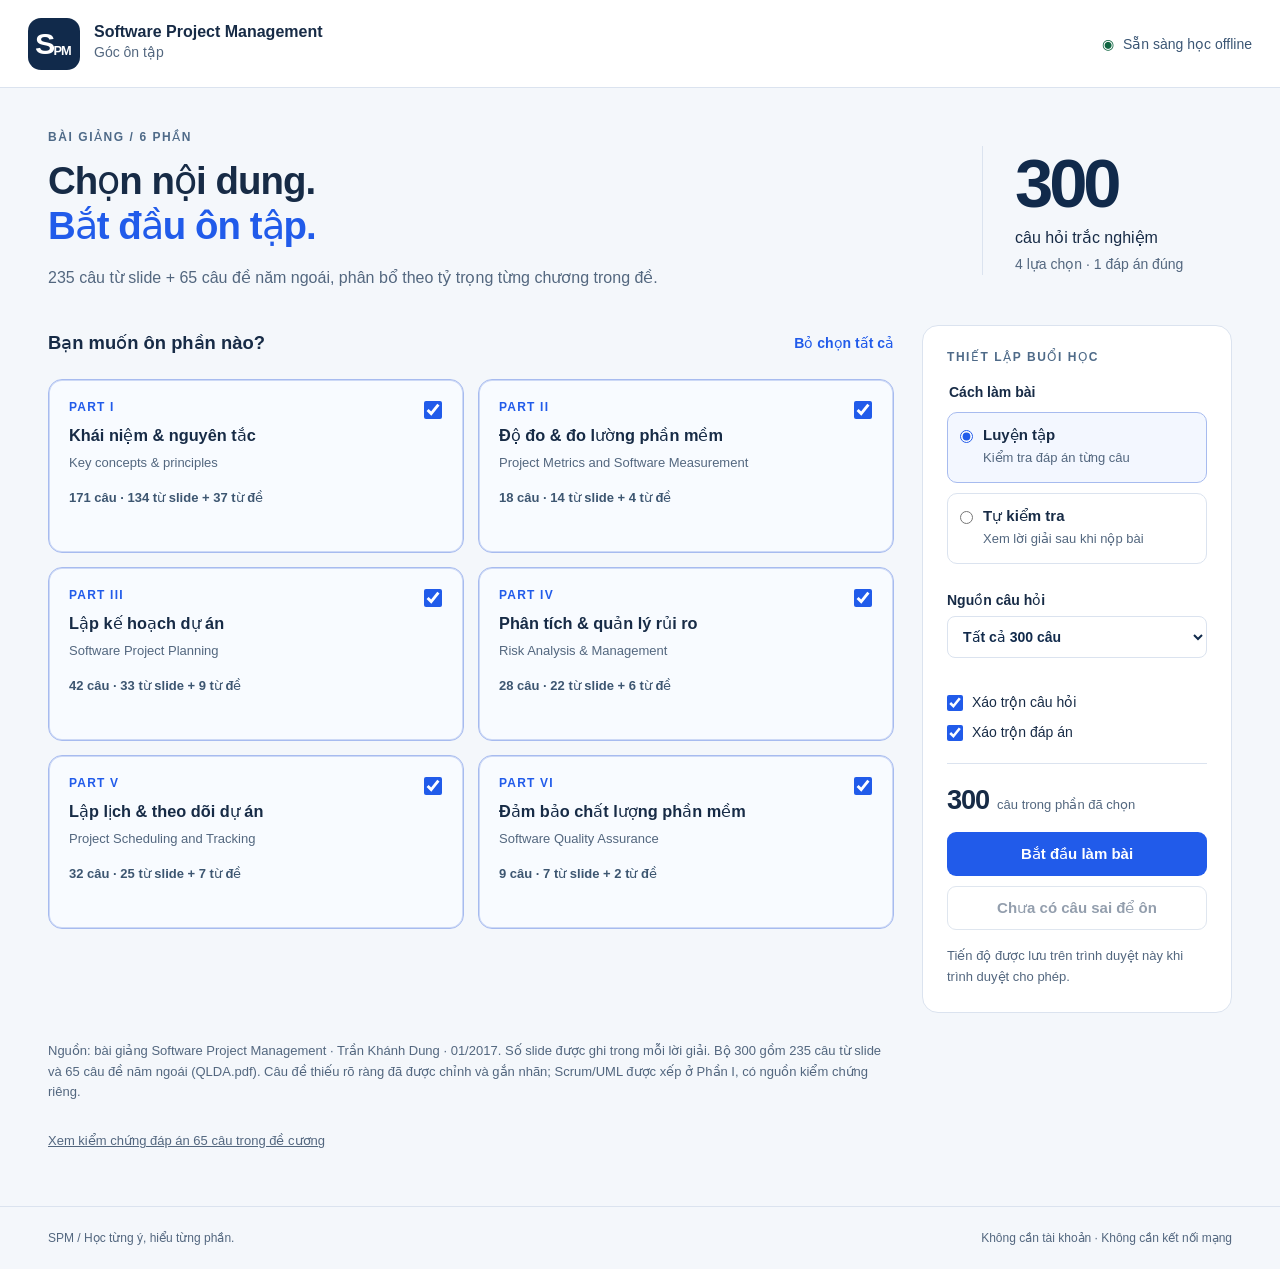
<file: index.html>
<!doctype html>
<html lang="vi">
<head>
 <meta charset="utf-8"><meta name="viewport" content="width=device-width,initial-scale=1">
 <meta name="description" content="Ôn tập Software Project Management gồm 235 câu theo slide và 65 câu đề năm ngoái, có lời giải và nguồn. Hoạt động offline.">
 <title>SPM · Ôn tập Software Project Management</title>
 <link rel="icon" href="favicon.svg" type="image/svg+xml"><link rel="stylesheet" href="style.css">
 <script defer src="data.js"></script><script defer src="core.js"></script><script defer src="app.js"></script>
</head>
<body>
 <a href="#main" class="skip">Đến nội dung chính</a>
 <header class="topbar"><a class="brand" href="index.html" aria-label="Trang ôn tập SPM"><span class="brand-icon">S<span>PM</span></span><span>Software Project Management<small>Góc ôn tập</small></span></a><span class="offline"><span aria-hidden="true">◉</span> Sẵn sàng học offline</span></header>
 <main id="main" tabindex="-1">
  <section id="home" class="home">
   <div class="intro"><div><p class="eyebrow">BÀI GIẢNG / 6 PHẦN</p><h1 id="home-title" tabindex="-1">Chọn nội dung.<br><span>Bắt đầu ôn tập.</span></h1><p class="lead">235 câu từ slide + 65 câu đề năm ngoái, phân bổ theo tỷ trọng từng chương trong đề.</p></div><div class="bank-stat"><strong id="bank-total">—</strong><span>câu hỏi trắc nghiệm</span><small>4 lựa chọn · 1 đáp án đúng</small></div></div>
   <div id="resume-box" class="resume" hidden><span id="resume-text"></span><button id="resume" class="secondary">Tiếp tục bài đã lưu</button></div>
   <div class="home-grid">
    <section class="chapter-section" aria-labelledby="chapter-heading"><div class="section-title"><h2 id="chapter-heading">Bạn muốn ôn phần nào?</h2><button id="select-all" class="text-button">Chọn tất cả</button></div><div id="chapters" class="chapters"></div></section>
    <aside class="setup"><p class="eyebrow">THIẾT LẬP BUỔI HỌC</p><fieldset class="modes"><legend>Cách làm bài</legend><label><input type="radio" name="mode" value="practice" checked><span><strong>Luyện tập</strong><small>Kiểm tra đáp án từng câu</small></span></label><label><input type="radio" name="mode" value="exam"><span><strong>Tự kiểm tra</strong><small>Xem lời giải sau khi nộp bài</small></span></label></fieldset><label class="source-picker" for="question-source">Nguồn câu hỏi<select id="question-source"><option value="all">Tất cả 300 câu</option><option value="exam">65 câu đề năm ngoái</option><option value="slides">235 câu từ slide</option></select></label><div class="settings"><label><input id="shuffle-questions" type="checkbox" checked> Xáo trộn câu hỏi</label><label><input id="shuffle-options" type="checkbox" checked> Xáo trộn đáp án</label></div><div class="selection-summary"><strong id="selected-count">—</strong><span>câu trong phần đã chọn</span></div><button id="start" class="primary full">Bắt đầu làm bài</button><button id="home-retry" class="secondary full" disabled>Làm lại câu sai</button><p class="note">Tiến độ được lưu trên trình duyệt này khi trình duyệt cho phép.</p></aside>
   </div>
   <p class="source-note">Nguồn: bài giảng Software Project Management · Trần Khánh Dung · 01/2017. Số slide được ghi trong mỗi lời giải. Bộ 300 gồm 235 câu từ slide và 65 câu đề năm ngoái (QLDA.pdf). Câu đề thiếu rõ ràng đã được chỉnh và gắn nhãn; Scrum/UML được xếp ở Phần I, có nguồn kiểm chứng riêng.</p>
   <p class="source-note"><a href="doi-chieu-65.html">Xem kiểm chứng đáp án 65 câu trong đề cương</a></p>
  </section>
  <section id="quiz" class="quiz" hidden>
   <div class="quiz-top"><button id="back-home" class="text-button">Về chọn chương</button><span id="mode-label" class="pill"></span></div>
   <div class="quiz-layout"><article class="question-panel"><div class="question-meta"><span id="question-part"></span><span id="question-number"></span></div><p id="question-origin" class="question-origin"></p><h1 id="question-title" tabindex="-1"></h1><fieldset id="answer-field"><legend class="sr-only">Chọn một đáp án</legend><div id="options" class="options"></div></fieldset><div id="explanation" class="explanation" hidden aria-live="polite"></div><div class="question-actions"><button id="check" class="primary">Kiểm tra đáp án</button><span id="question-status" class="note" role="status"></span></div><div class="navigation"><button id="prev" class="secondary">Câu trước</button><button id="next" class="secondary">Câu tiếp</button></div></article>
    <aside class="question-sidebar"><div class="progress-head"><h2>Tiến độ</h2><strong id="progress-label"></strong></div><progress id="progress" max="100" value="0"></progress><p id="progress-detail" class="note"></p><button id="submit" class="primary full">Nộp bài & chấm điểm</button><details class="question-map" open><summary>Danh sách câu hỏi</summary><div class="legend"><span>○ Chưa làm</span><span>● Đã chọn</span></div><div id="question-grid" class="question-grid"></div></details></aside>
   </div>
  </section>
  <section id="results" class="results" hidden aria-labelledby="results-title"><p class="eyebrow">KẾT QUẢ BUỔI HỌC</p><h1 id="results-title" tabindex="-1">Bạn đã hoàn thành bài.</h1><div class="result-score"><strong id="score-percent"></strong><span id="score-fraction"></span></div><div class="result-counts"><div><strong id="correct-count"></strong><span>Câu đúng</span></div><div><strong id="wrong-count"></strong><span>Câu sai</span></div><div><strong id="unanswered-count"></strong><span>Chưa trả lời</span></div></div><p class="note">Điểm tính trên toàn bộ câu trong bài, gồm cả câu chưa trả lời.</p><div id="part-results" class="part-results"></div><div class="result-actions"><button id="review" class="primary">Xem đáp án & lời giải</button><button id="retry" class="secondary">Làm lại câu sai</button><button id="new-session" class="text-button">Chọn bài mới</button></div></section>
 </main>
 <footer><span>SPM / Học từng ý, hiểu từng phần.</span><span>Không cần tài khoản · Không cần kết nối mạng</span></footer>
 <div id="toast" class="toast" role="status" aria-live="polite" hidden></div>
 <dialog id="finish-dialog"><form method="dialog"><h2>Nộp bài và chấm điểm?</h2><p id="finish-message"></p><div class="dialog-actions"><button value="cancel" class="secondary">Tiếp tục làm</button><button value="submit" class="primary">Nộp bài</button></div></form></dialog>
 <noscript><p class="fatal">Vui lòng bật JavaScript để làm bài ôn tập.</p></noscript>
</body>
</html>
</file>
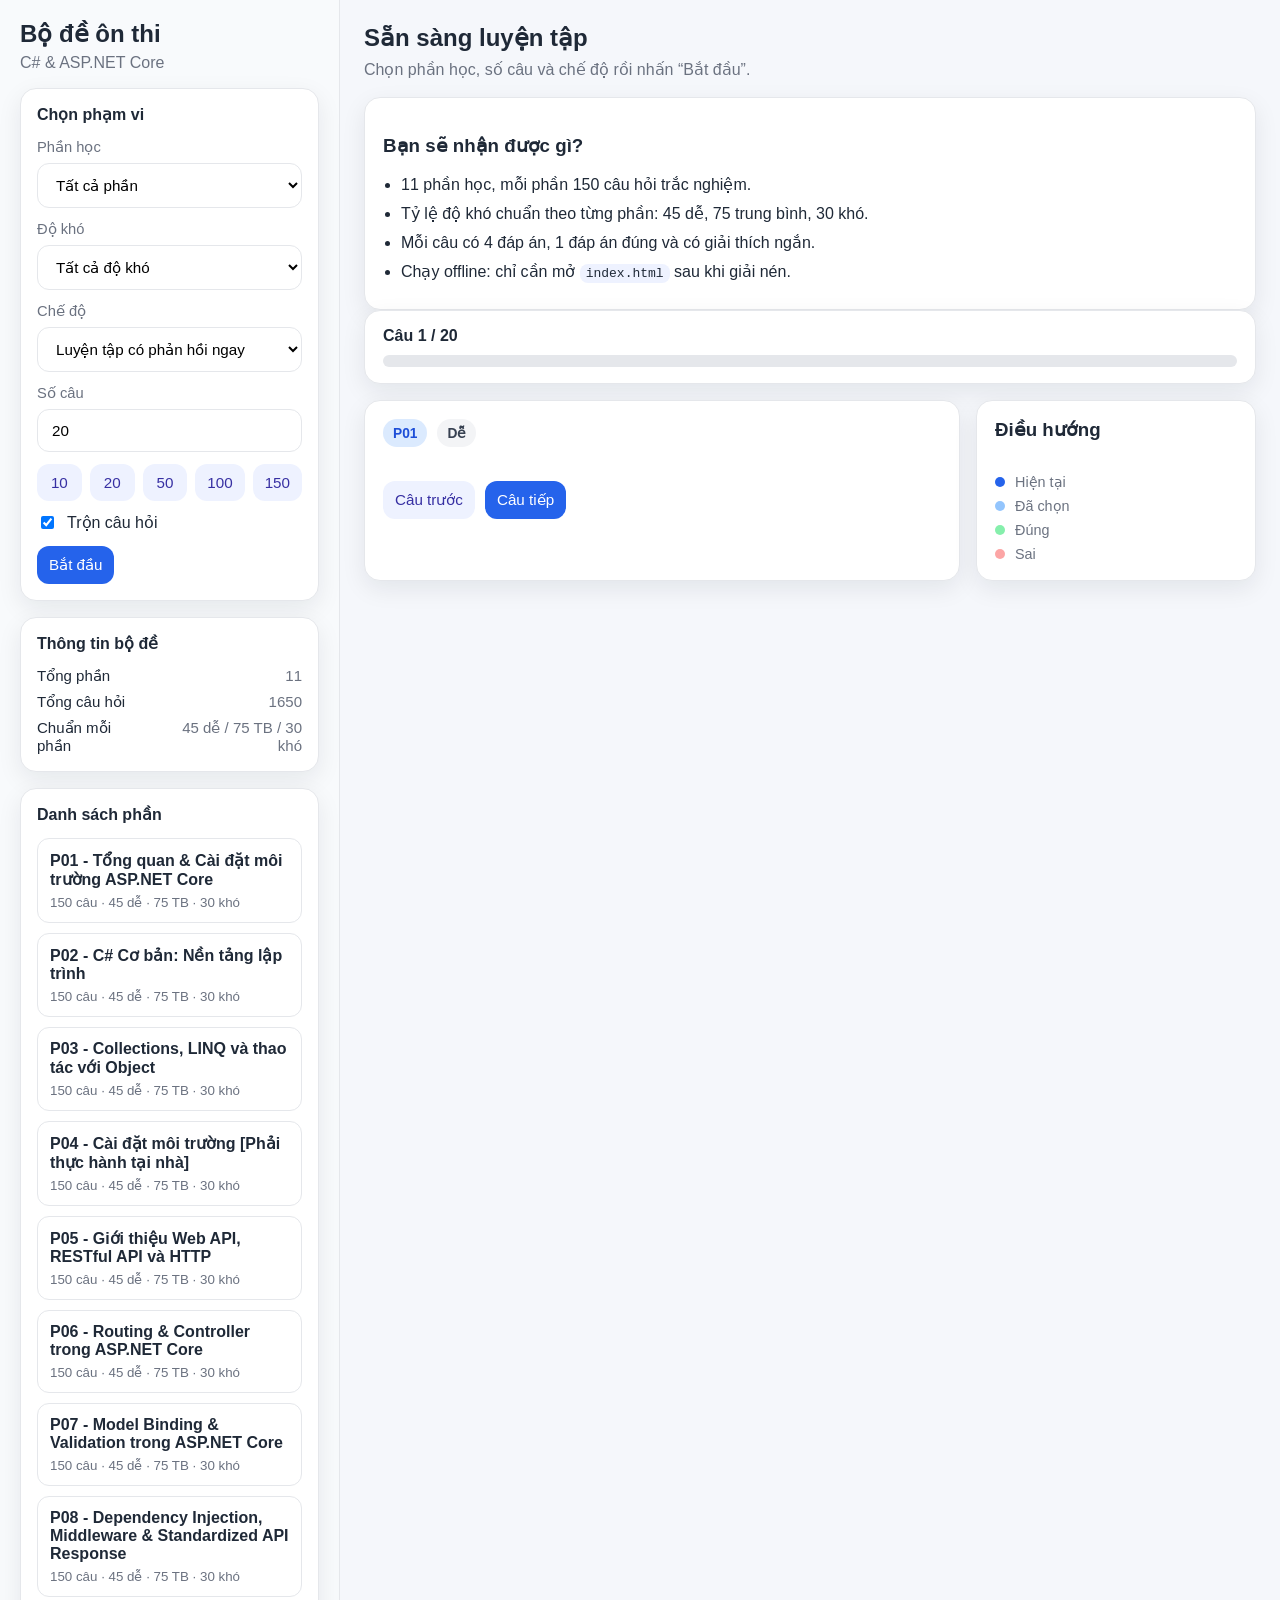
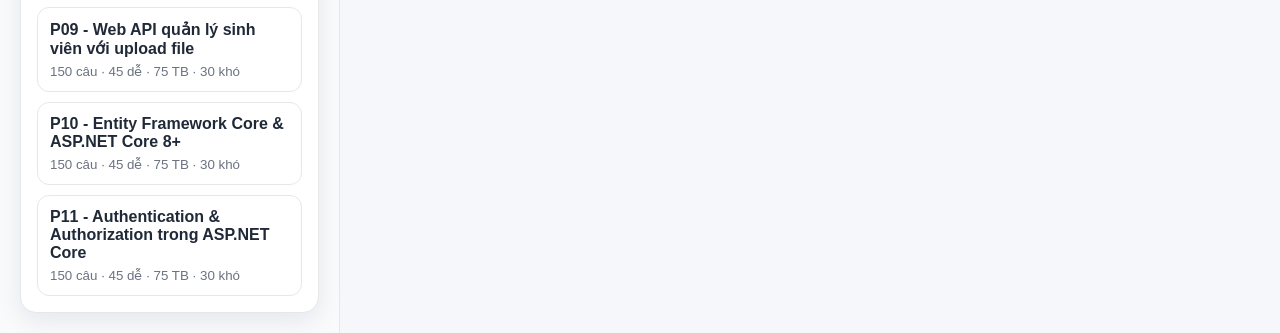
<file: bo_de_luyen_tap_aspnet_core/index.html>
<!DOCTYPE html>
<html lang="vi">
<head>
  <meta charset="UTF-8" />
  <meta name="viewport" content="width=device-width, initial-scale=1.0" />
  <title>Bộ đề ôn thi C# & ASP.NET Core</title>
  <link rel="stylesheet" href="styles.css" />
</head>
<body>
  <div class="app-shell">
    <aside class="sidebar">
      <div class="brand">
        <h1>Bộ đề ôn thi</h1>
        <p>C# & ASP.NET Core</p>
      </div>

      <section class="panel">
        <h2>Chọn phạm vi</h2>
        <label class="field">
          <span>Phần học</span>
          <select id="sectionSelect"></select>
        </label>

        <label class="field">
          <span>Độ khó</span>
          <select id="difficultySelect">
            <option value="all">Tất cả độ khó</option>
            <option value="easy">Chỉ câu dễ</option>
            <option value="medium">Chỉ câu trung bình</option>
            <option value="hard">Chỉ câu khó</option>
          </select>
        </label>

        <label class="field">
          <span>Chế độ</span>
          <select id="modeSelect">
            <option value="practice">Luyện tập có phản hồi ngay</option>
            <option value="exam">Thi thử chấm điểm cuối bài</option>
          </select>
        </label>

        <label class="field">
          <span>Số câu</span>
          <input id="countInput" type="number" min="5" max="1650" step="1" value="20" />
        </label>

        <div class="quick-buttons" id="quickCountButtons">
          <button type="button" data-count="10">10</button>
          <button type="button" data-count="20">20</button>
          <button type="button" data-count="50">50</button>
          <button type="button" data-count="100">100</button>
          <button type="button" data-count="150">150</button>
        </div>

        <label class="checkbox-row">
          <input type="checkbox" id="shuffleQuestions" checked />
          <span>Trộn câu hỏi</span>
        </label>

        <button id="startBtn" class="primary-button">Bắt đầu</button>
      </section>

      <section class="panel">
        <h2>Thông tin bộ đề</h2>
        <div id="bankInfo" class="meta-list"></div>
      </section>

      <section class="panel">
        <h2>Danh sách phần</h2>
        <div id="sectionList" class="section-list"></div>
      </section>
    </aside>

    <main class="main-content">
      <header class="topbar">
        <div>
          <h2 id="viewTitle">Sẵn sàng luyện tập</h2>
          <p id="viewSubtitle">Chọn phần học, số câu và chế độ rồi nhấn “Bắt đầu”.</p>
        </div>
        <div class="topbar-actions">
          <button id="restartBtn" class="ghost-button" hidden>Làm lại</button>
        </div>
      </header>

      <section id="welcomeView" class="card welcome-card">
        <h3>Bạn sẽ nhận được gì?</h3>
        <ul>
          <li>11 phần học, mỗi phần 150 câu hỏi trắc nghiệm.</li>
          <li>Tỷ lệ độ khó chuẩn theo từng phần: 45 dễ, 75 trung bình, 30 khó.</li>
          <li>Mỗi câu có 4 đáp án, 1 đáp án đúng và có giải thích ngắn.</li>
          <li>Chạy offline: chỉ cần mở <code>index.html</code> sau khi giải nén.</li>
        </ul>
      </section>

      <section id="quizView" class="quiz-layout" hidden>
        <div class="card progress-card">
          <div class="progress-row">
            <div>
              <strong id="progressText">Câu 1 / 20</strong>
              <span id="progressMeta"></span>
            </div>
            <div id="answerState" class="answer-state"></div>
          </div>
          <div class="progress-bar">
            <div id="progressFill" class="progress-fill"></div>
          </div>
        </div>

        <div class="quiz-main-grid">
          <div class="card question-card">
            <div class="question-head">
              <span id="questionBadge" class="badge">P01</span>
              <span id="difficultyBadge" class="badge subtle">Dễ</span>
            </div>
            <h3 id="questionStem" class="question-stem"></h3>
            <div id="optionsContainer" class="options"></div>

            <div id="feedbackBox" class="feedback" hidden></div>

            <div class="nav-row">
              <button id="prevBtn" class="ghost-button">Câu trước</button>
              <button id="nextBtn" class="primary-button">Câu tiếp</button>
              <button id="submitBtn" class="danger-button" hidden>Nộp bài</button>
            </div>
          </div>

          <aside class="card palette-card">
            <h3>Điều hướng</h3>
            <div id="paletteGrid" class="palette-grid"></div>
            <div class="palette-legend">
              <span><i class="dot dot-current"></i> Hiện tại</span>
              <span><i class="dot dot-answered"></i> Đã chọn</span>
              <span><i class="dot dot-correct"></i> Đúng</span>
              <span><i class="dot dot-wrong"></i> Sai</span>
            </div>
          </aside>
        </div>
      </section>

      <section id="resultView" hidden>
        <div class="card result-summary">
          <h3>Kết quả</h3>
          <div id="scoreHero" class="score-hero"></div>
          <div id="resultStats" class="stats-grid"></div>
          <div class="nav-row">
            <button id="retryBtn" class="primary-button">Làm lại cùng cấu hình</button>
            <button id="reviewWrongBtn" class="ghost-button">Chỉ xem câu sai</button>
            <button id="reviewAllBtn" class="ghost-button">Xem toàn bộ</button>
          </div>
        </div>

        <div id="reviewList" class="review-list"></div>
      </section>
    </main>
  </div>

  <script src="questions.js"></script>
  <script src="app.js"></script>
</body>
</html>
</file>
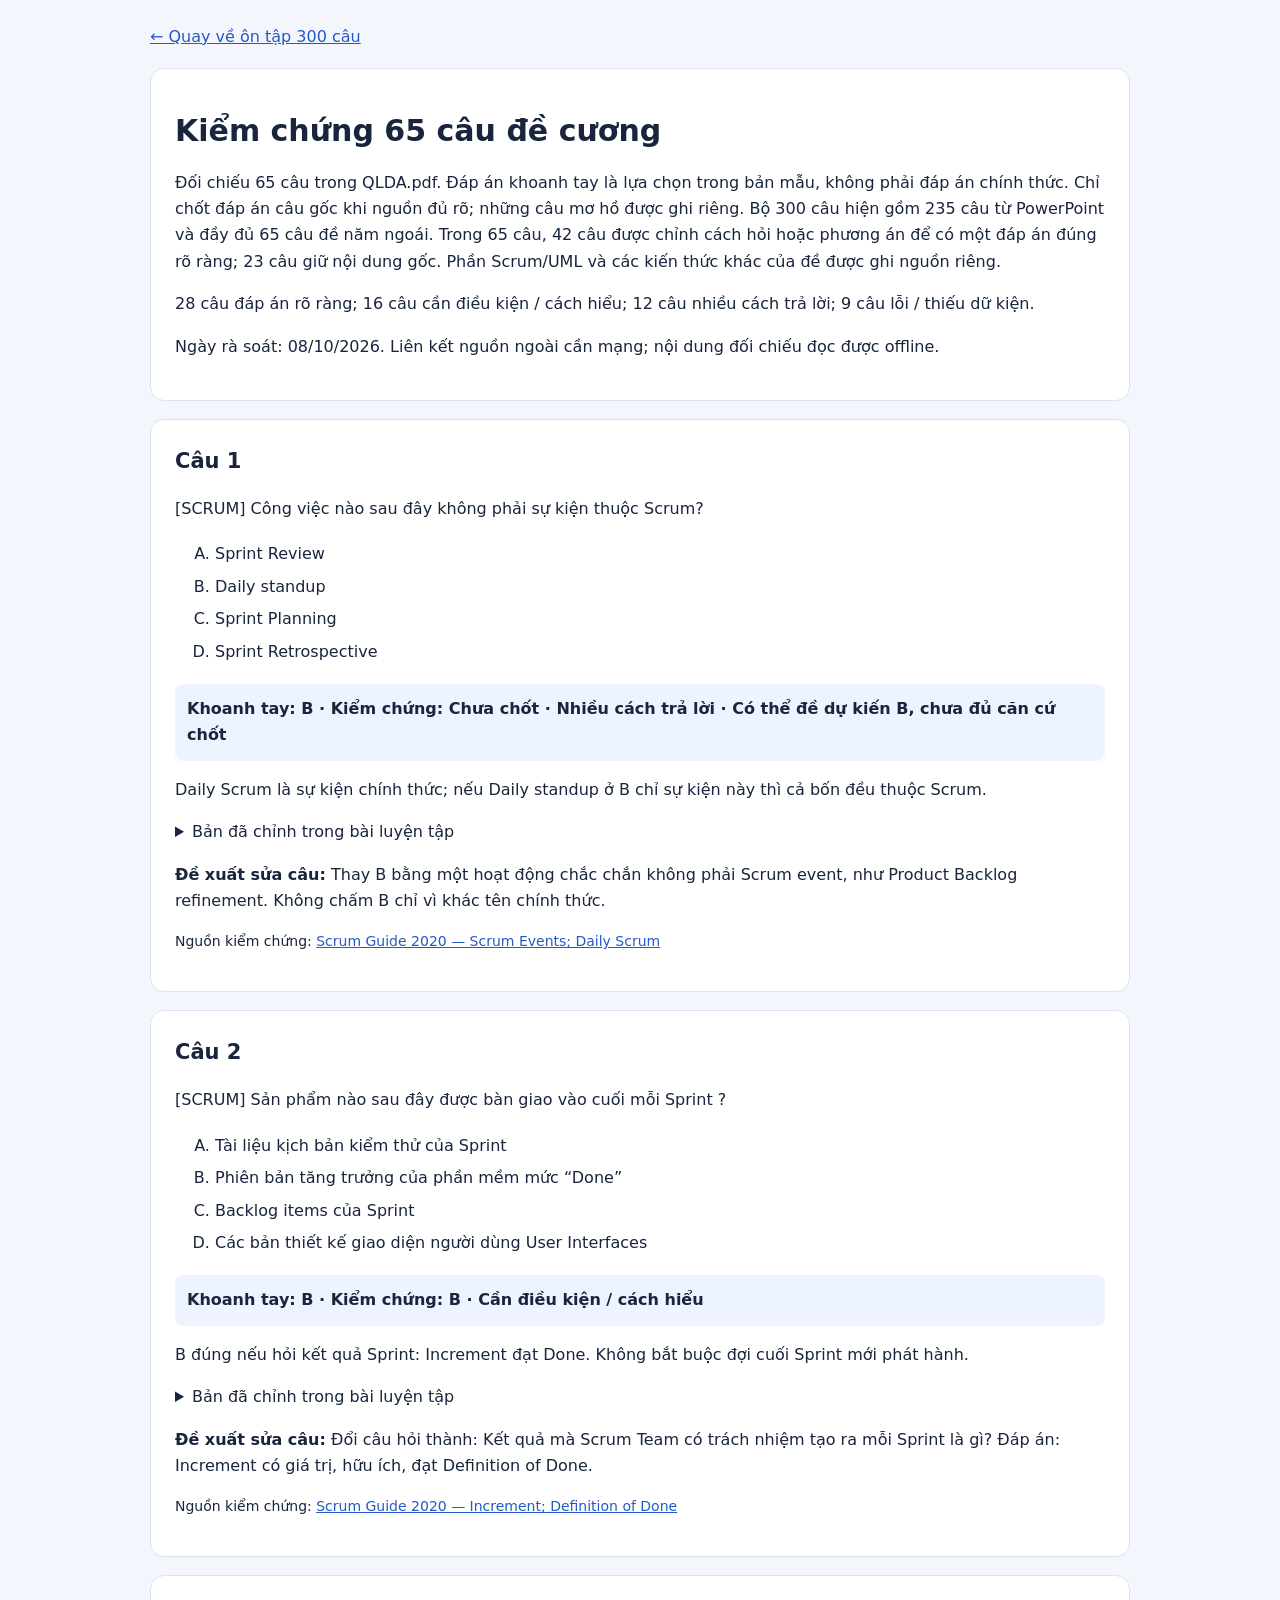
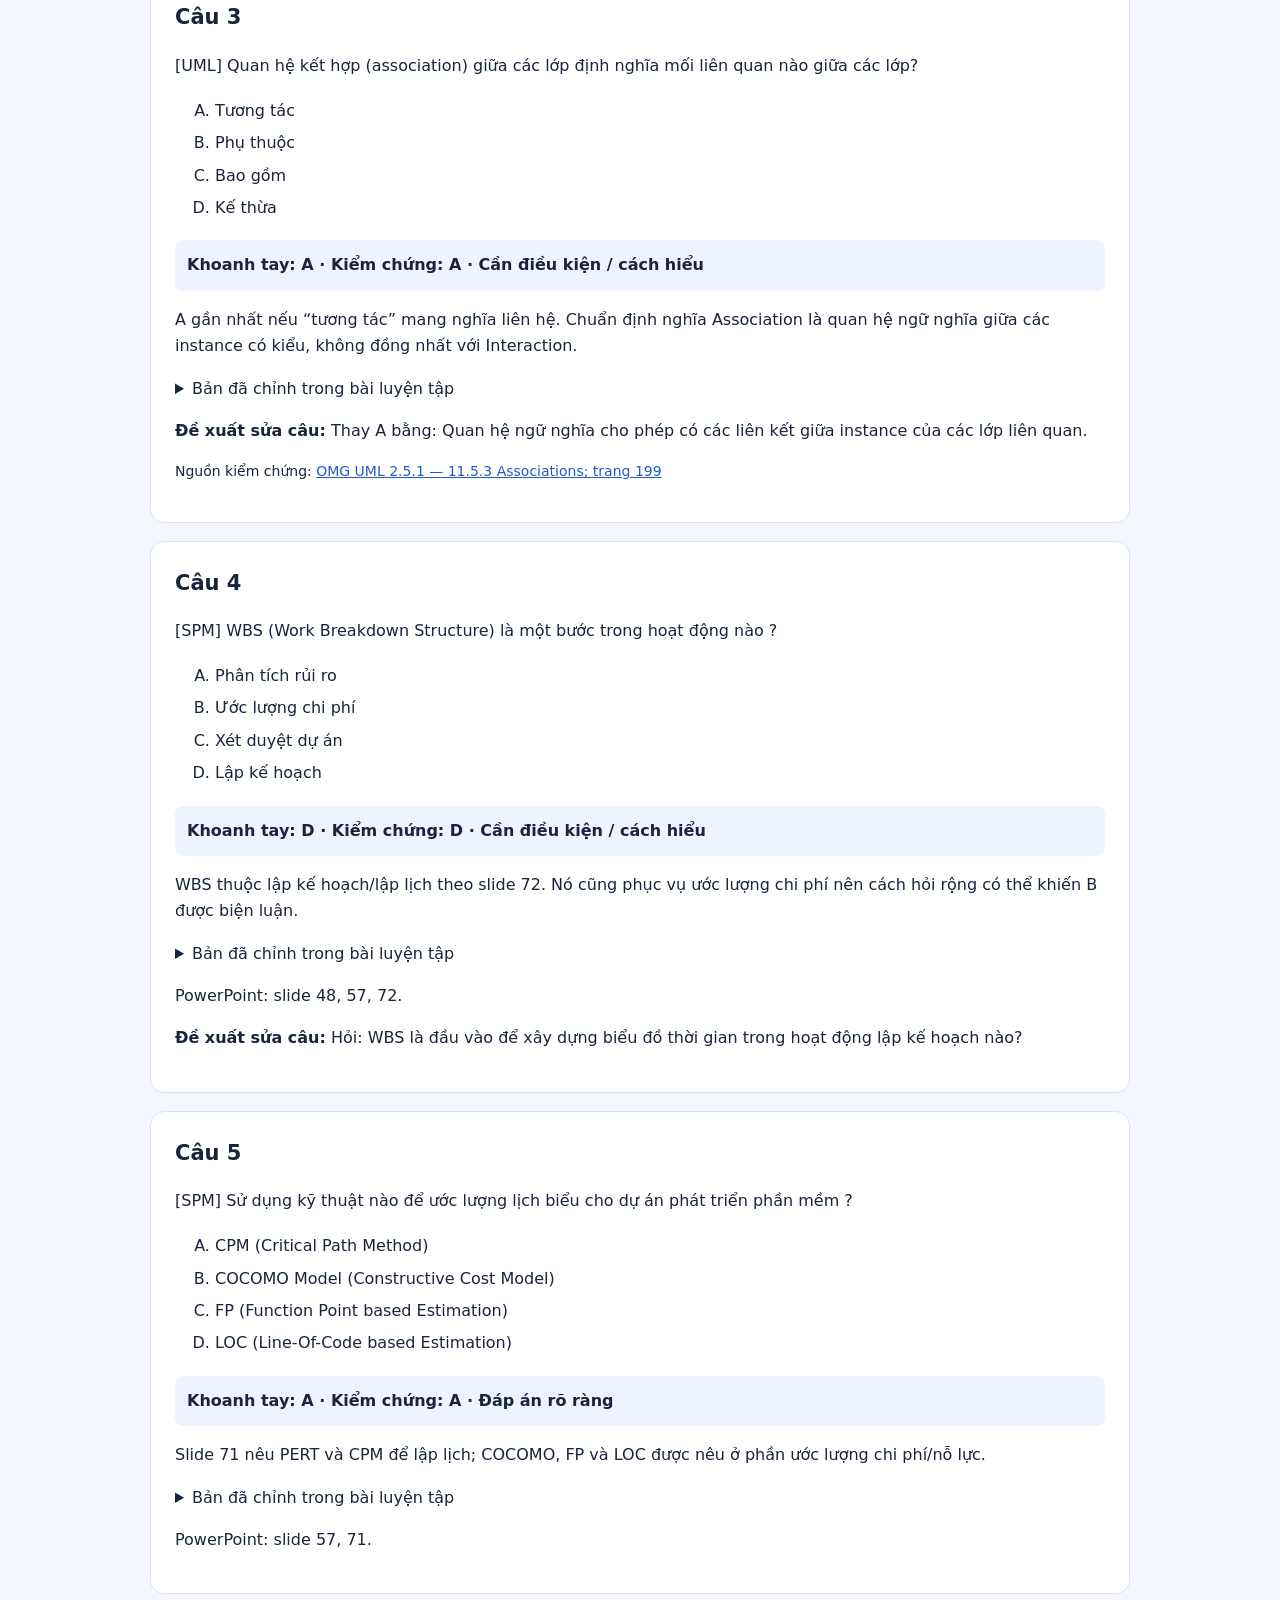
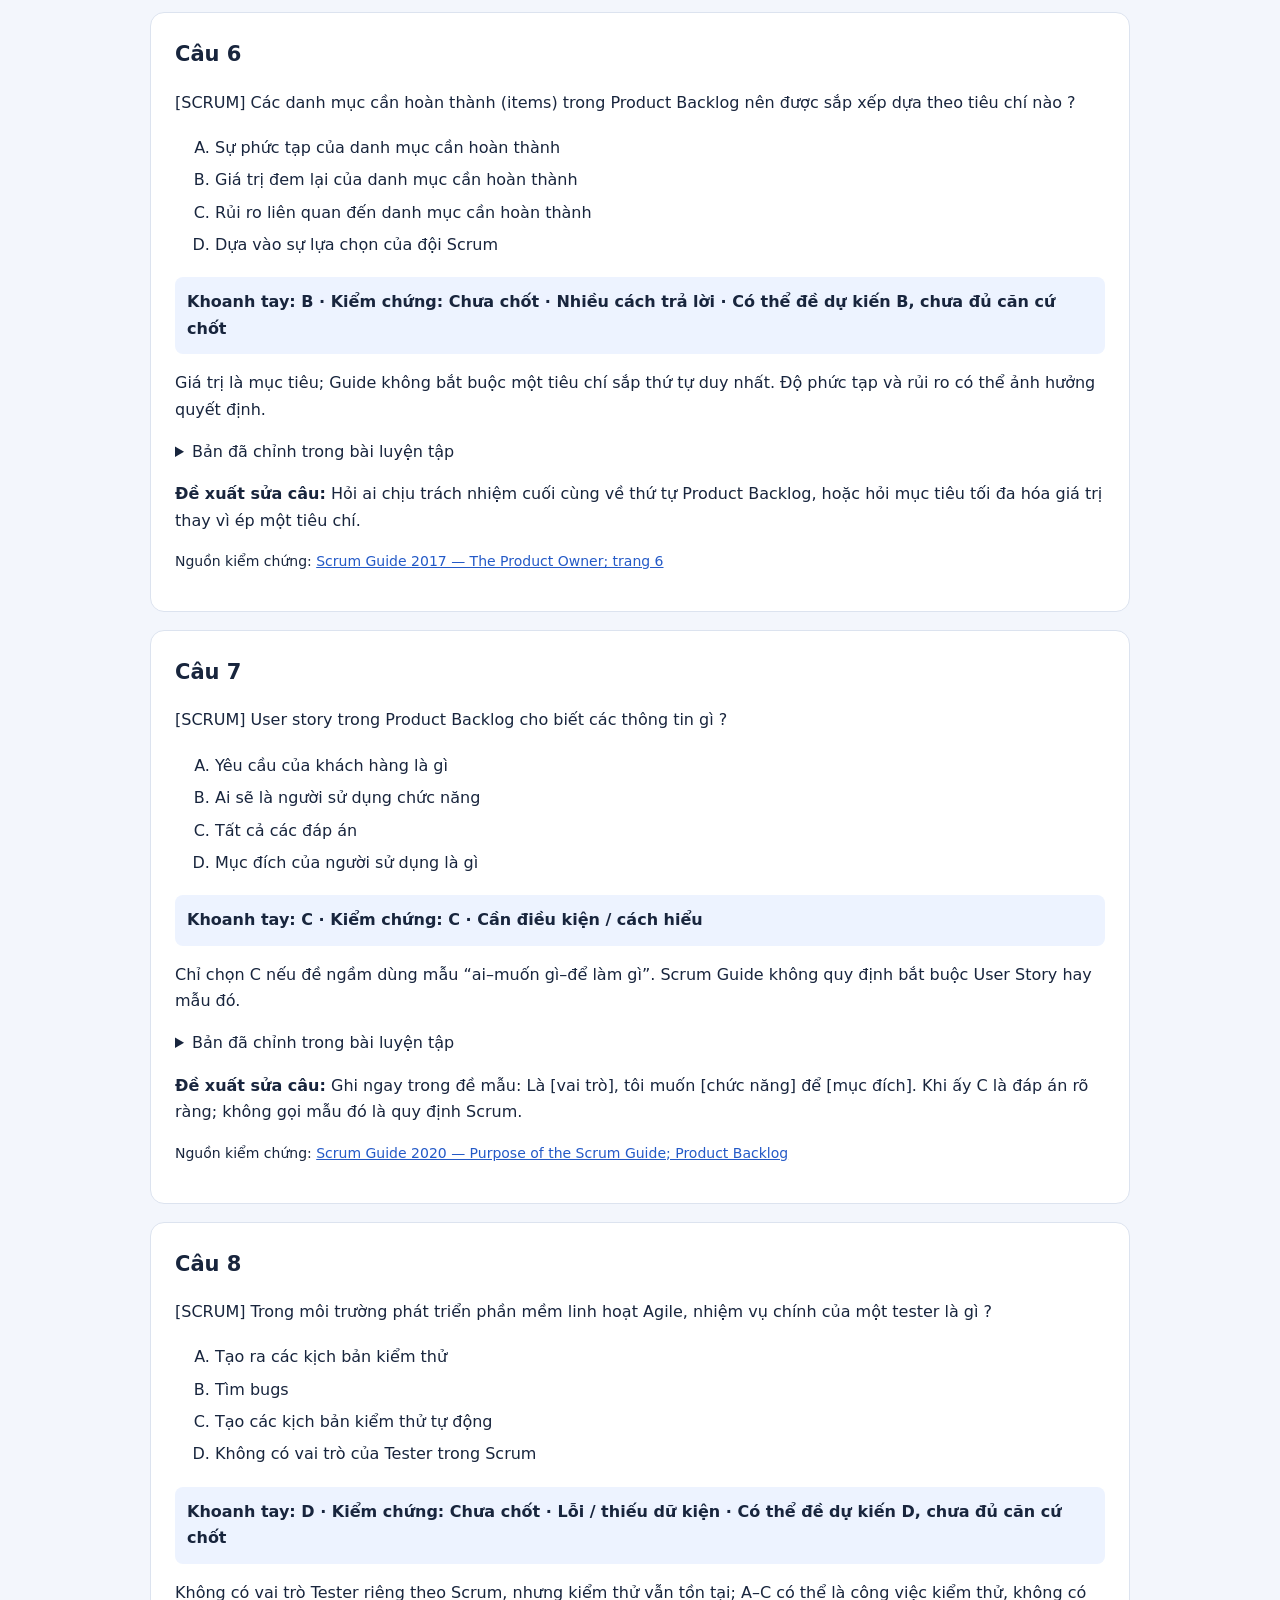
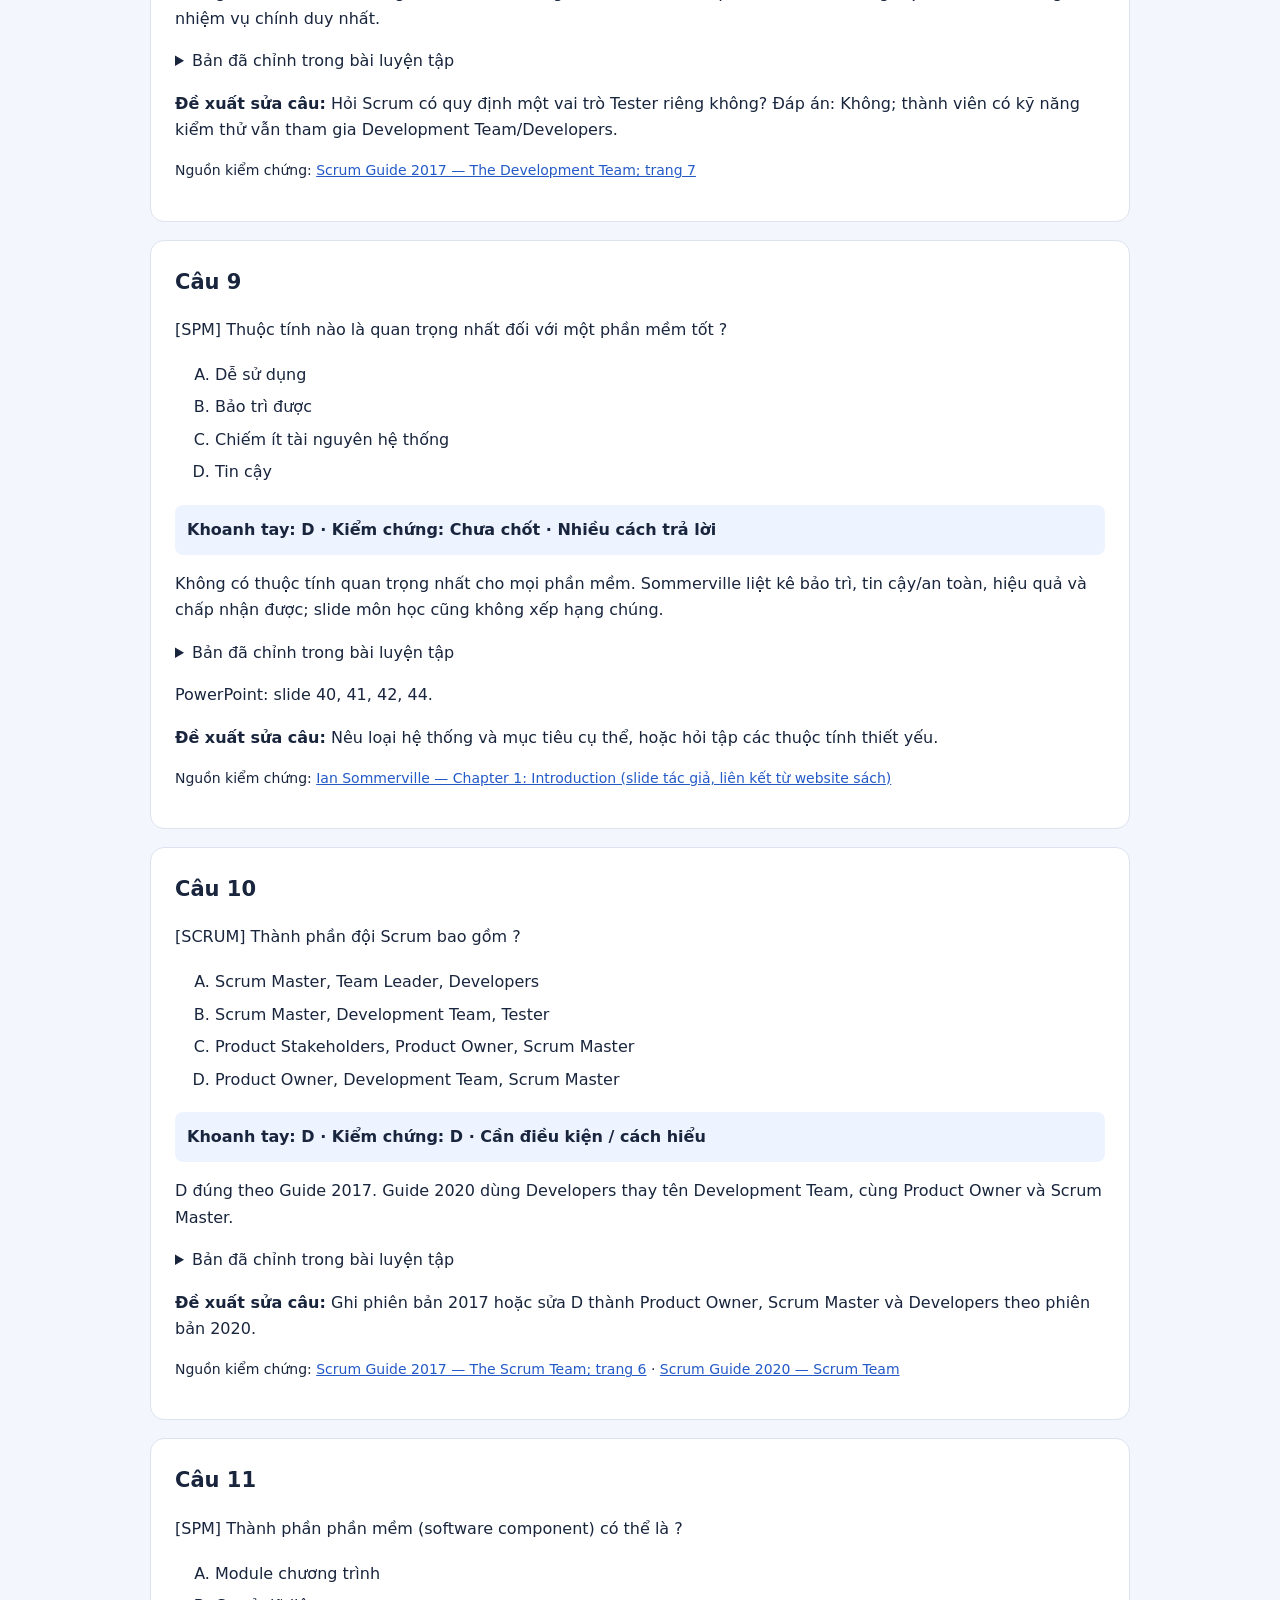
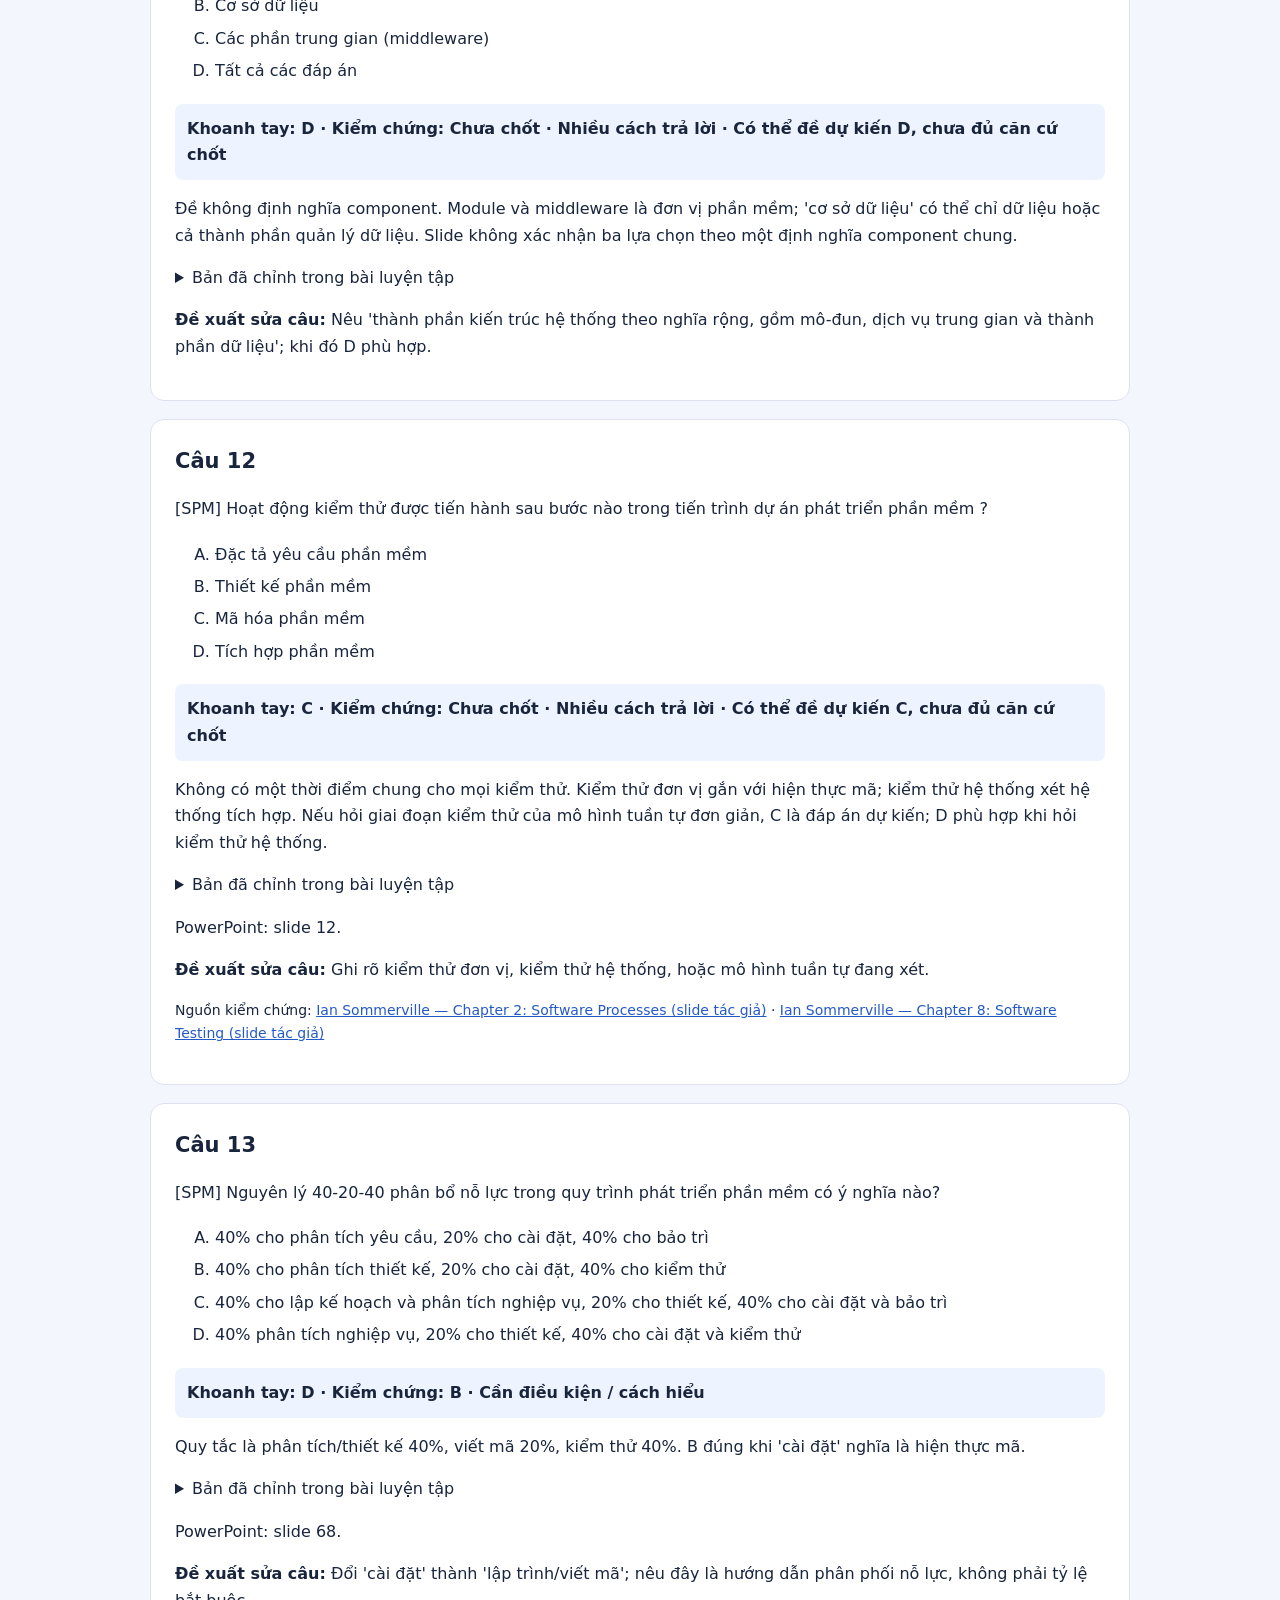
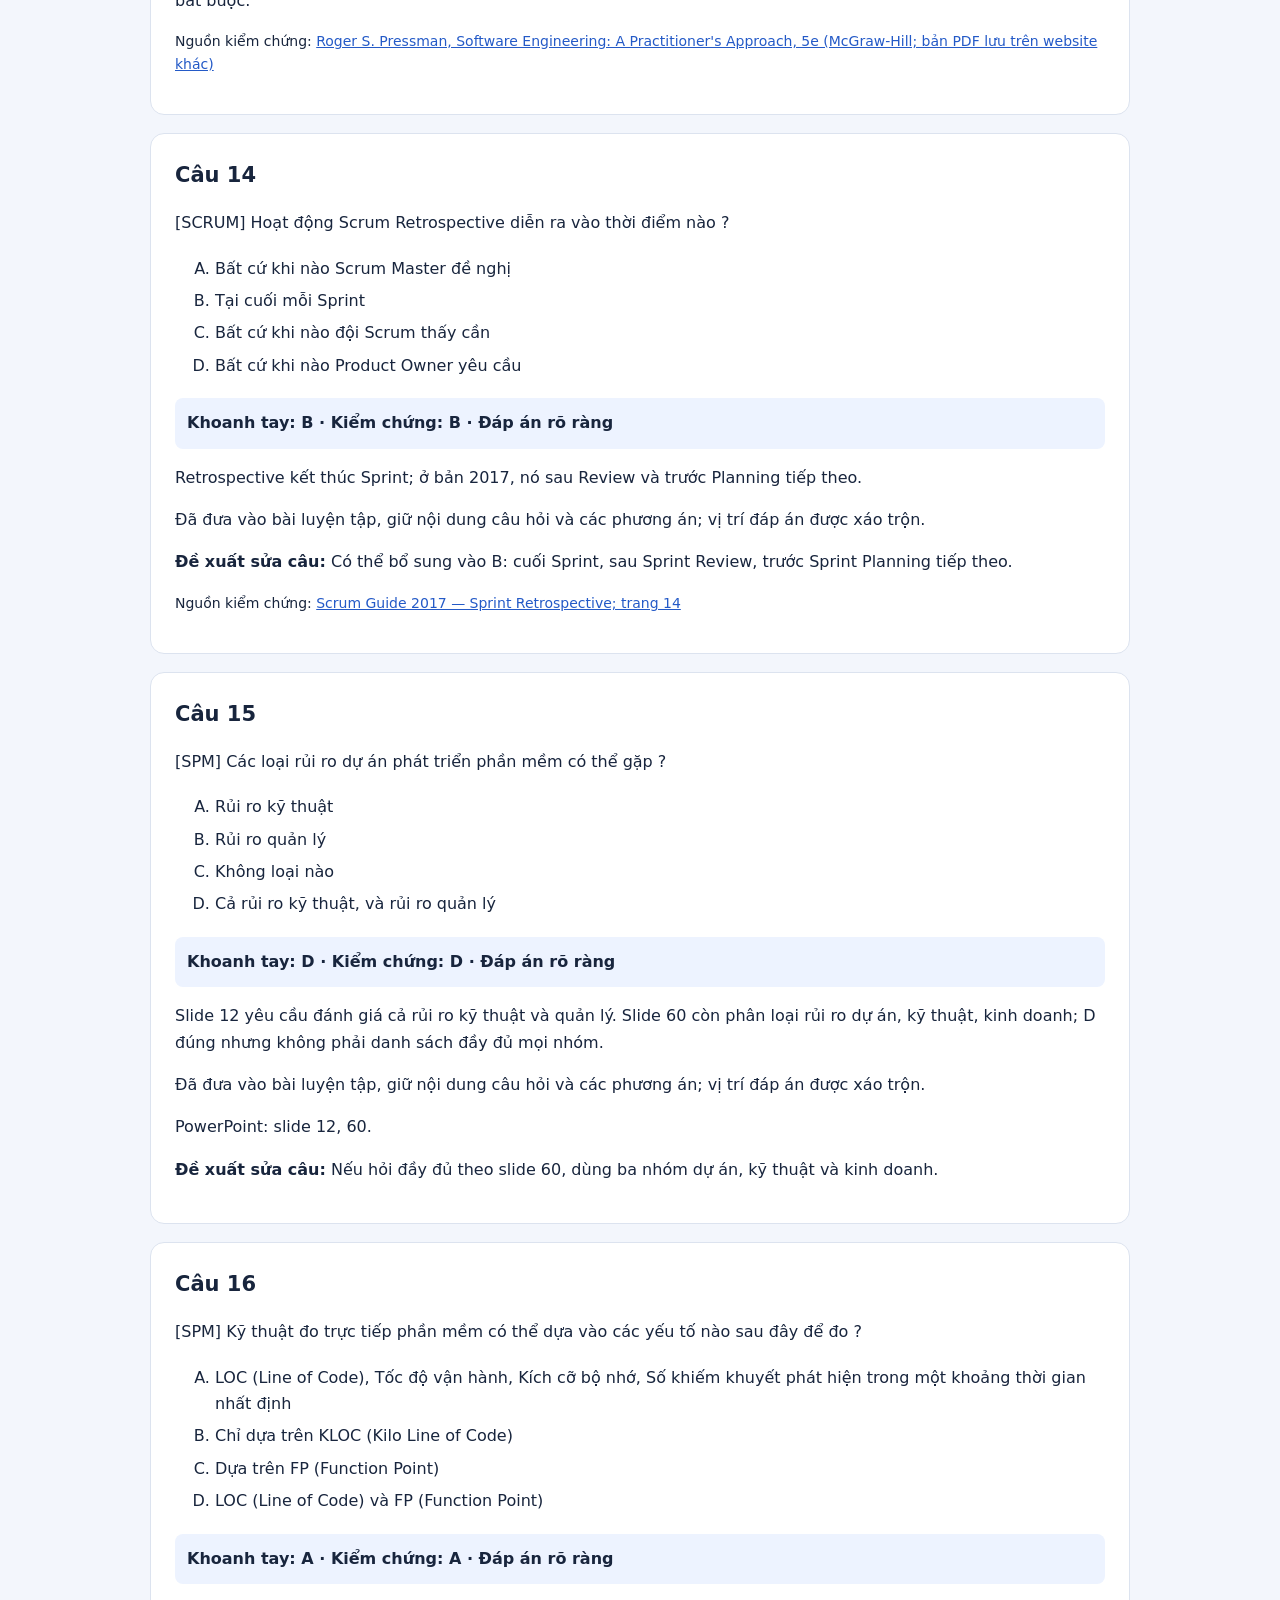
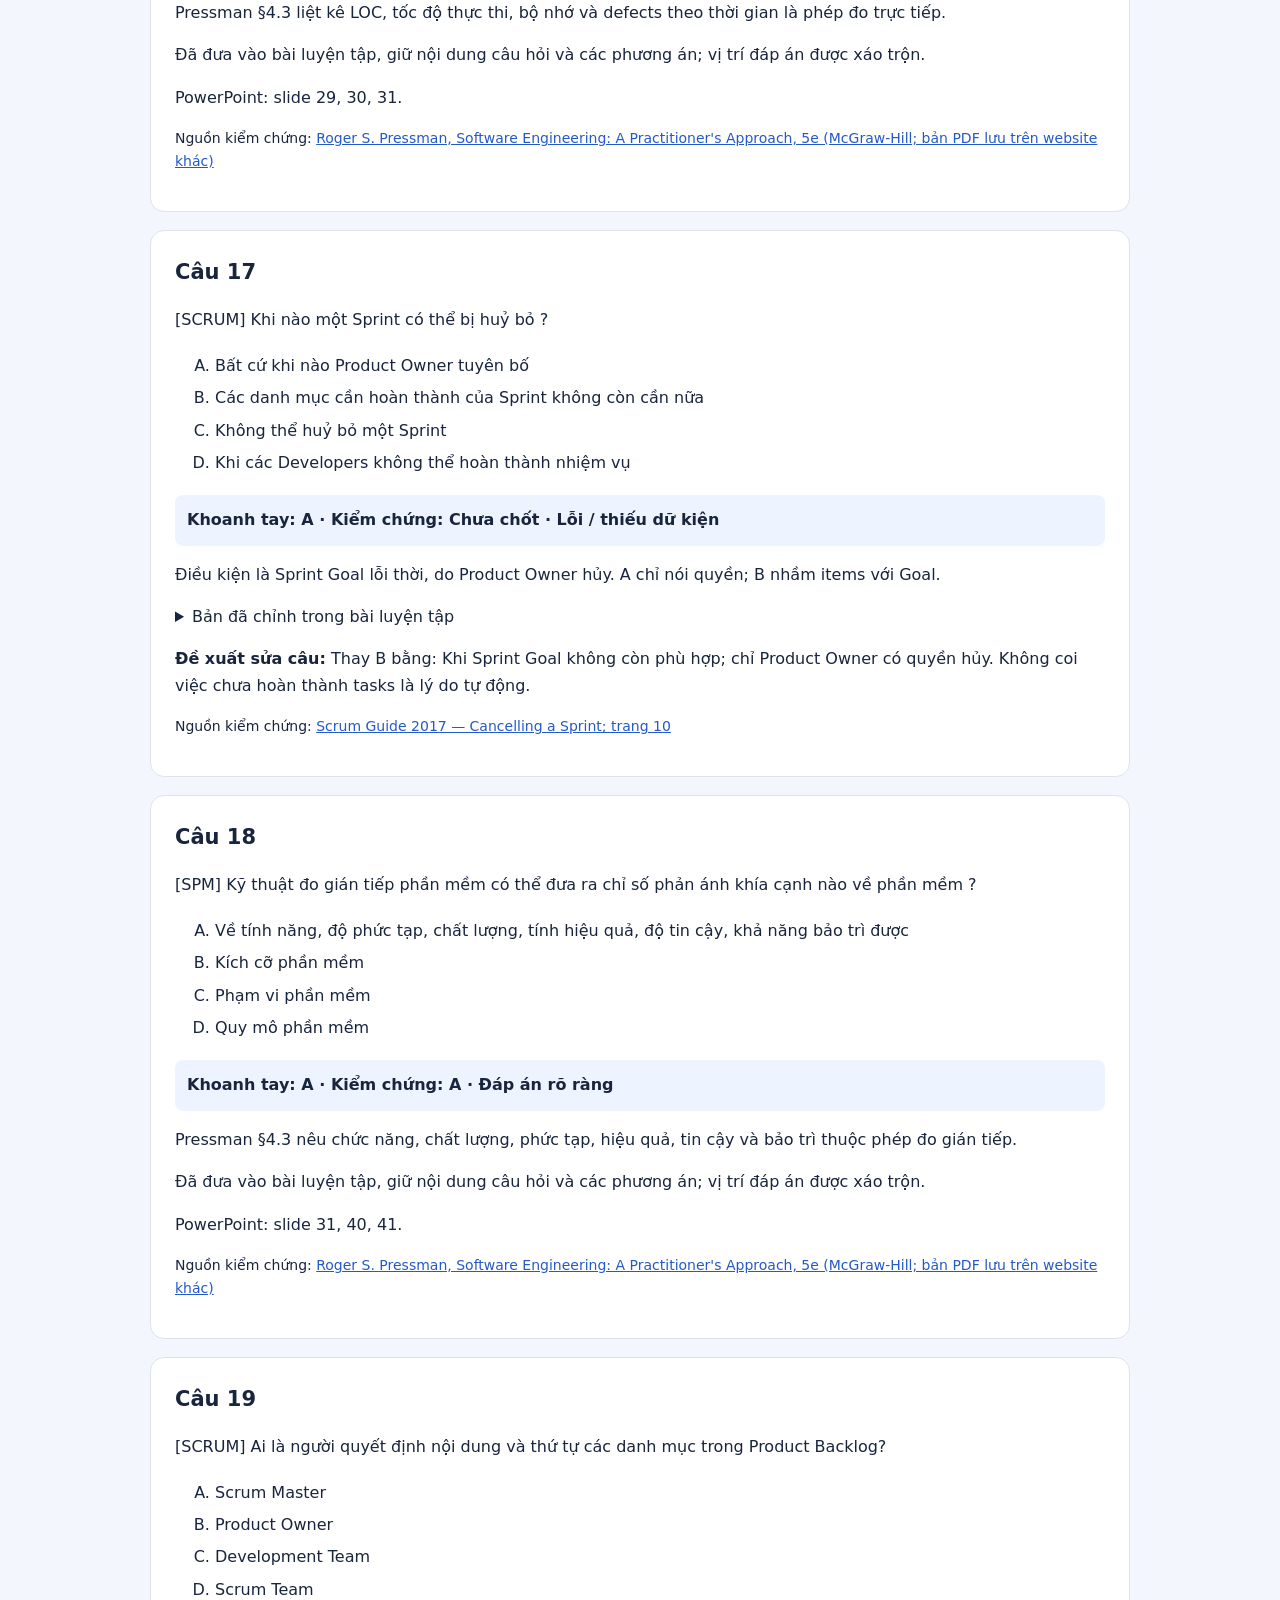
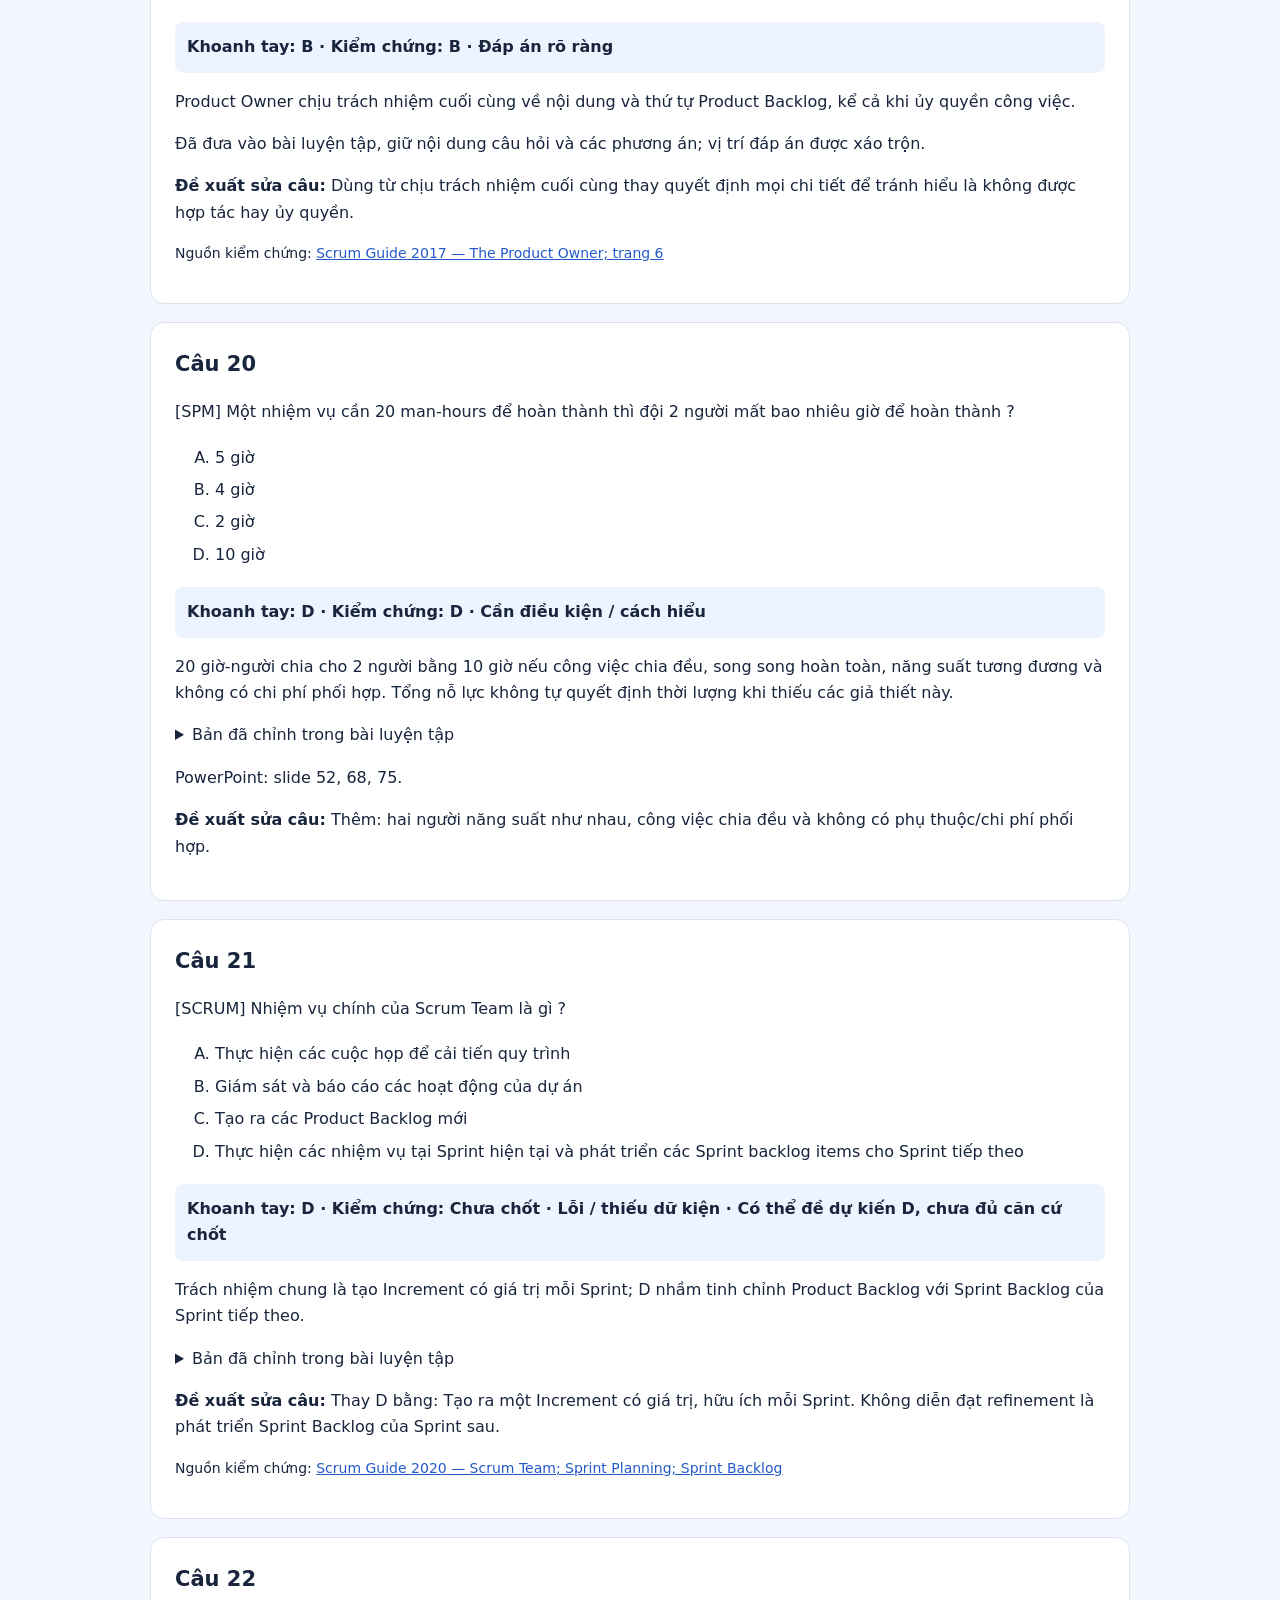
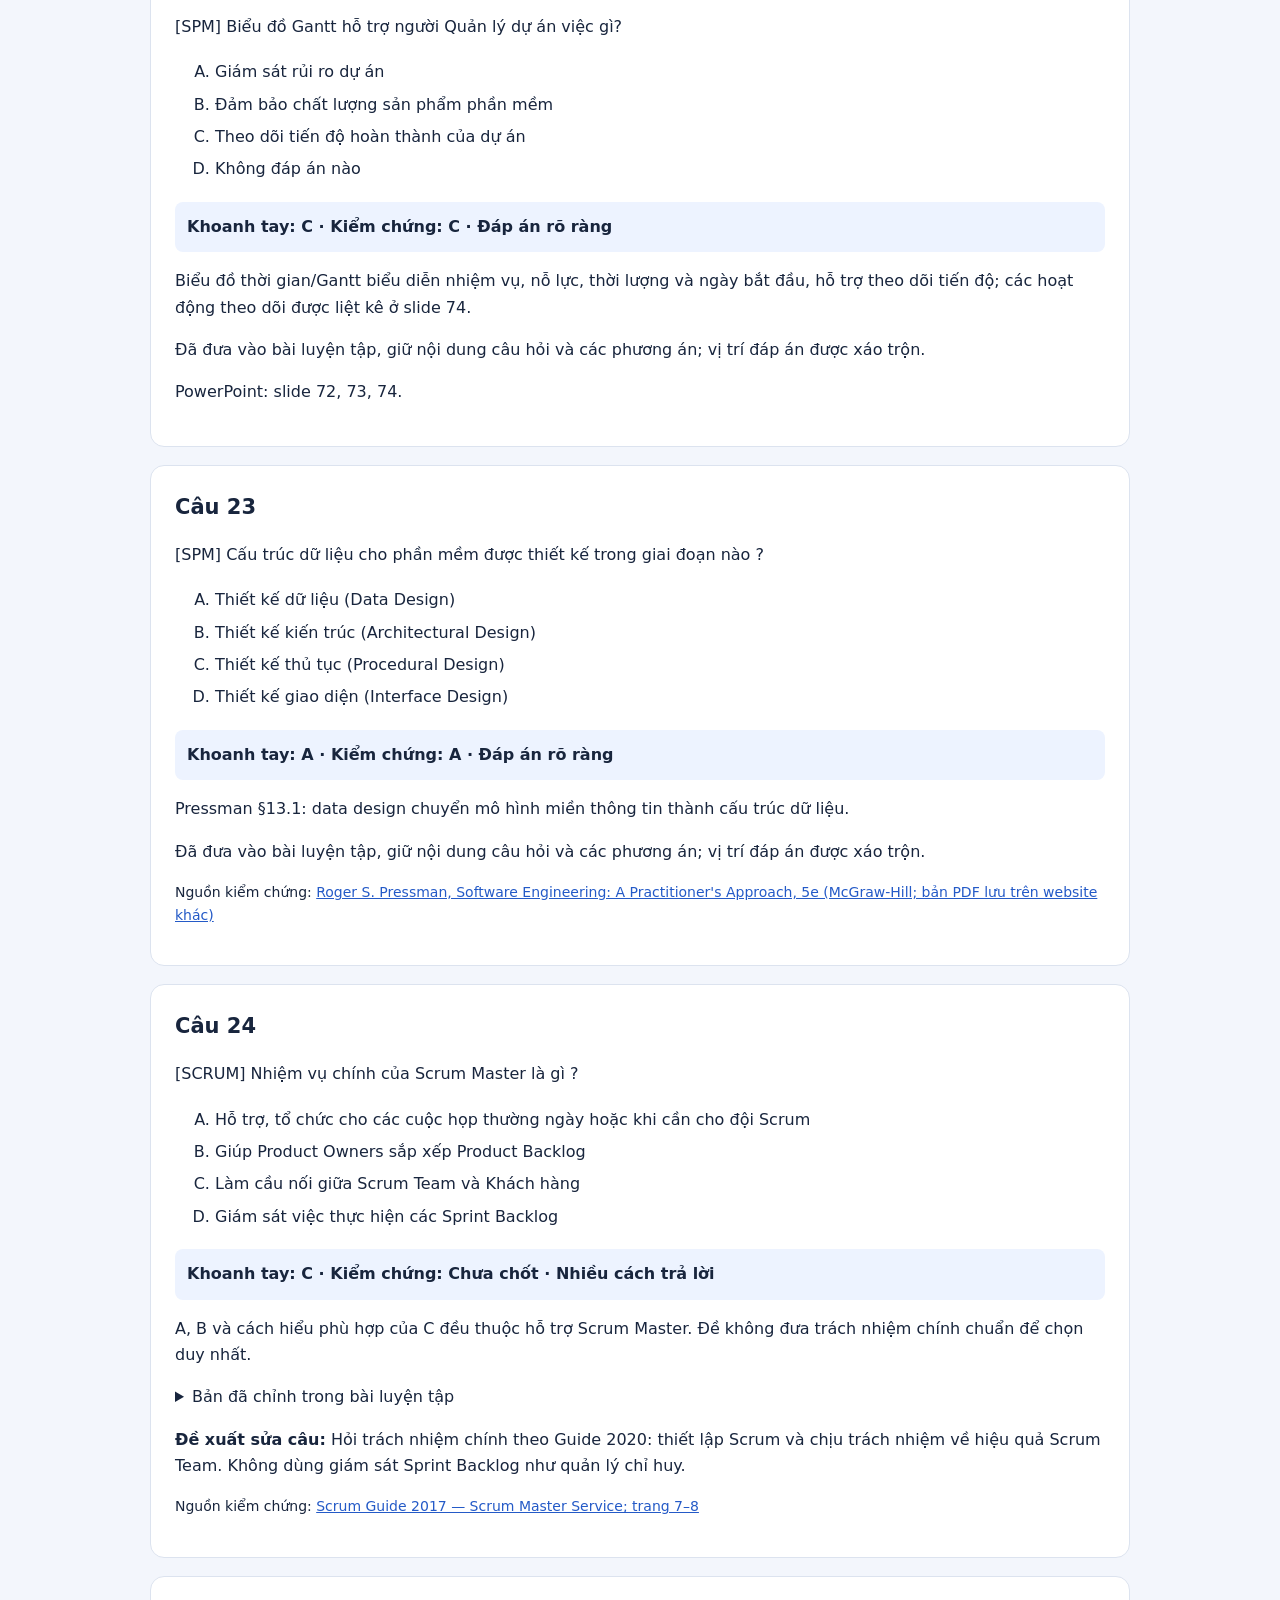
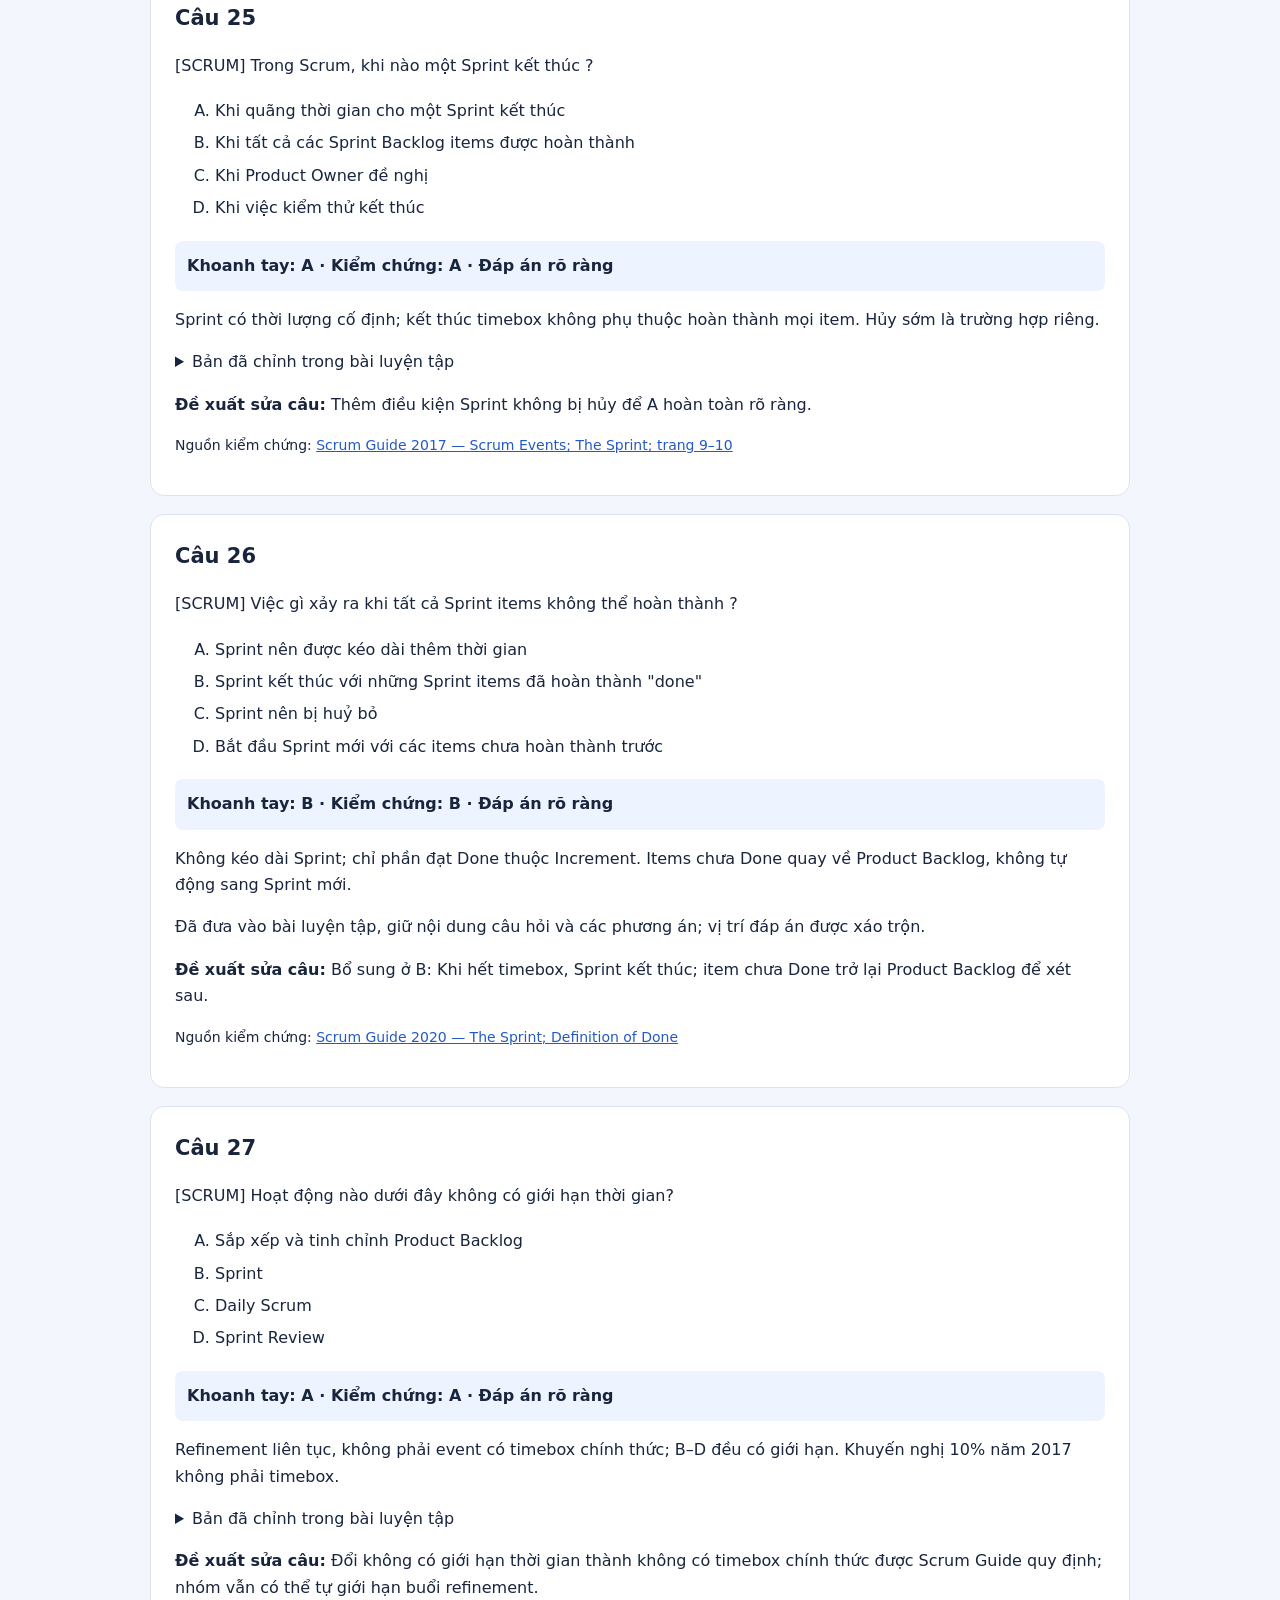
<file: doi-chieu-65.html>
<!doctype html><html lang="vi"><head><meta charset="utf-8"><meta name="viewport" content="width=device-width,initial-scale=1"><title>Kiểm chứng 65 câu đề cương</title><style>body{margin:0;background:#f3f6fc;color:#18253d;font:16px/1.65 system-ui,sans-serif}main{max-width:980px;margin:auto;padding:24px}a{color:#245ac7;overflow-wrap:anywhere}header,article{background:white;padding:24px;border:1px solid #dce3ef;border-radius:14px;margin:18px 0}h1{line-height:1.2;font-size:30px}h2{font-size:21px;margin-top:0}.result{background:#edf3ff;padding:12px;border-radius:8px;font-weight:600}.sources{font-size:14px}li{padding:3px 0}@media(max-width:500px){main{padding:12px}header,article{padding:16px}h1{font-size:25px}}@media print{body{background:white}article{break-inside:avoid}header,article{border:0;padding:0}}</style></head><body><main><a href="index.html">← Quay về ôn tập 300 câu</a><header><h1>Kiểm chứng 65 câu đề cương</h1><p>Đối chiếu 65 câu trong QLDA.pdf. Đáp án khoanh tay là lựa chọn trong bản mẫu, không phải đáp án chính thức. Chỉ chốt đáp án câu gốc khi nguồn đủ rõ; những câu mơ hồ được ghi riêng. Bộ 300 câu hiện gồm 235 câu từ PowerPoint và đầy đủ 65 câu đề năm ngoái. Trong 65 câu, 42 câu được chỉnh cách hỏi hoặc phương án để có một đáp án đúng rõ ràng; 23 câu giữ nội dung gốc. Phần Scrum/UML và các kiến thức khác của đề được ghi nguồn riêng.</p><p>28 câu đáp án rõ ràng; 16 câu cần điều kiện / cách hiểu; 12 câu nhiều cách trả lời; 9 câu lỗi / thiếu dữ kiện.</p><p>Ngày rà soát: 08/10/2026. Liên kết nguồn ngoài cần mạng; nội dung đối chiếu đọc được offline.</p></header><article id="cau-1"><h2>Câu 1</h2><p>[SCRUM] Công việc nào sau đây không phải sự kiện thuộc Scrum?</p><ol type="A"><li>Sprint Review</li><li>Daily standup</li><li>Sprint Planning</li><li>Sprint Retrospective</li></ol><p class="result">Khoanh tay: B · Kiểm chứng: Chưa chốt · Nhiều cách trả lời · Có thể đề dự kiến B, chưa đủ căn cứ chốt</p><p>Daily Scrum là sự kiện chính thức; nếu Daily standup ở B chỉ sự kiện này thì cả bốn đều thuộc Scrum.</p><details><summary>Bản đã chỉnh trong bài luyện tập</summary><p>[SCRUM] Công việc nào sau đây không phải sự kiện thuộc Scrum?</p><ol type="A"><li>Sprint Review</li><li>Product Backlog refinement</li><li>Sprint Planning</li><li>Sprint Retrospective</li></ol><p><strong>Phương án đúng:</strong> Product Backlog refinement</p><p>Product Backlog refinement là hoạt động liên tục, không phải Scrum event. Daily Scrum là sự kiện chính thức. Đã thay Daily standup ở đề gốc vì tên này có thể chỉ Daily Scrum, khiến cả bốn lựa chọn gốc đều là sự kiện.</p></details><p><strong>Đề xuất sửa câu:</strong> Thay B bằng một hoạt động chắc chắn không phải Scrum event, như Product Backlog refinement. Không chấm B chỉ vì khác tên chính thức.</p><p class="sources">Nguồn kiểm chứng: <a href="https://scrumguides.org/scrum-guide.html">Scrum Guide 2020 — Scrum Events; Daily Scrum</a></p></article><article id="cau-2"><h2>Câu 2</h2><p>[SCRUM] Sản phẩm nào sau đây được bàn giao vào cuối mỗi Sprint ?</p><ol type="A"><li>Tài liệu kịch bản kiểm thử của Sprint</li><li>Phiên bản tăng trưởng của phần mềm mức “Done”</li><li>Backlog items của Sprint</li><li>Các bản thiết kế giao diện người dùng User Interfaces</li></ol><p class="result">Khoanh tay: B · Kiểm chứng: B · Cần điều kiện / cách hiểu</p><p>B đúng nếu hỏi kết quả Sprint: Increment đạt Done. Không bắt buộc đợi cuối Sprint mới phát hành.</p><details><summary>Bản đã chỉnh trong bài luyện tập</summary><p>[SCRUM] Kết quả mà Scrum Team có trách nhiệm tạo ra trong mỗi Sprint là gì?</p><ol type="A"><li>Tài liệu kịch bản kiểm thử của Sprint</li><li>Một Increment có giá trị, hữu ích và đạt Definition of Done</li><li>Danh sách các Sprint Backlog items chưa hoàn thành</li><li>Các bản thiết kế giao diện người dùng User Interfaces</li></ol><p><strong>Phương án đúng:</strong> Một Increment có giá trị, hữu ích và đạt Definition of Done</p><p>Scrum Team chịu trách nhiệm tạo Increment có giá trị và hữu ích mỗi Sprint; công việc phải đạt Definition of Done mới thuộc Increment. Đã đổi bàn giao cuối Sprint thành kết quả mỗi Sprint vì có thể phát hành trước khi Sprint kết thúc.</p></details><p><strong>Đề xuất sửa câu:</strong> Đổi câu hỏi thành: Kết quả mà Scrum Team có trách nhiệm tạo ra mỗi Sprint là gì? Đáp án: Increment có giá trị, hữu ích, đạt Definition of Done.</p><p class="sources">Nguồn kiểm chứng: <a href="https://scrumguides.org/scrum-guide.html">Scrum Guide 2020 — Increment; Definition of Done</a></p></article><article id="cau-3"><h2>Câu 3</h2><p>[UML] Quan hệ kết hợp (association) giữa các lớp định nghĩa mối liên quan nào giữa các lớp?</p><ol type="A"><li>Tương tác</li><li>Phụ thuộc</li><li>Bao gồm</li><li>Kế thừa</li></ol><p class="result">Khoanh tay: A · Kiểm chứng: A · Cần điều kiện / cách hiểu</p><p>A gần nhất nếu “tương tác” mang nghĩa liên hệ. Chuẩn định nghĩa Association là quan hệ ngữ nghĩa giữa các instance có kiểu, không đồng nhất với Interaction.</p><details><summary>Bản đã chỉnh trong bài luyện tập</summary><p>[UML] Quan hệ kết hợp (association) giữa các lớp định nghĩa mối liên quan nào giữa các lớp?</p><ol type="A"><li>Quan hệ ngữ nghĩa cho phép liên kết giữa các instance của các lớp</li><li>Quan hệ phụ thuộc khi một lớp dùng định nghĩa của lớp khác</li><li>Quan hệ bao gồm hành vi giữa hai use case</li><li>Quan hệ kế thừa giữa lớp chuyên biệt và lớp tổng quát</li></ol><p><strong>Phương án đúng:</strong> Quan hệ ngữ nghĩa cho phép liên kết giữa các instance của các lớp</p><p>Association xác định quan hệ ngữ nghĩa có thể tồn tại giữa các instance có kiểu, qua các links. Đã làm rõ lựa chọn Tương tác trong đề gốc để không đồng nhất Association với Interaction.</p></details><p><strong>Đề xuất sửa câu:</strong> Thay A bằng: Quan hệ ngữ nghĩa cho phép có các liên kết giữa instance của các lớp liên quan.</p><p class="sources">Nguồn kiểm chứng: <a href="https://www.omg.org/spec/UML/2.5.1/PDF">OMG UML 2.5.1 — 11.5.3 Associations; trang 199</a></p></article><article id="cau-4"><h2>Câu 4</h2><p>[SPM] WBS (Work Breakdown Structure) là một bước trong hoạt động nào ?</p><ol type="A"><li>Phân tích rủi ro</li><li>Ước lượng chi phí</li><li>Xét duyệt dự án</li><li>Lập kế hoạch</li></ol><p class="result">Khoanh tay: D · Kiểm chứng: D · Cần điều kiện / cách hiểu</p><p>WBS thuộc lập kế hoạch/lập lịch theo slide 72. Nó cũng phục vụ ước lượng chi phí nên cách hỏi rộng có thể khiến B được biện luận.</p><details><summary>Bản đã chỉnh trong bài luyện tập</summary><p>Theo slide 72, WBS cung cấp tập nhiệm vụ làm điểm xuất phát để xây dựng công cụ nào trong lập kế hoạch thời gian?</p><ol type="A"><li>Bảng phân loại rủi ro</li><li>Công thức ước lượng FP</li><li>Báo cáo tổng kết chất lượng</li><li>Biểu đồ thời gian Gantt</li></ol><p><strong>Phương án đúng:</strong> Biểu đồ thời gian Gantt</p><p>Slide 72 nêu timeline chart bắt đầu từ tập nhiệm vụ trong WBS. Đã sửa câu hỏi để phân biệt việc lập lịch với việc WBS cũng có thể phục vụ ước lượng chi phí.</p></details><p>PowerPoint: slide 48, 57, 72.</p><p><strong>Đề xuất sửa câu:</strong> Hỏi: WBS là đầu vào để xây dựng biểu đồ thời gian trong hoạt động lập kế hoạch nào?</p></article><article id="cau-5"><h2>Câu 5</h2><p>[SPM] Sử dụng kỹ thuật nào để ước lượng lịch biểu cho dự án phát triển phần mềm ?</p><ol type="A"><li>CPM (Critical Path Method)</li><li>COCOMO Model (Constructive Cost Model)</li><li>FP (Function Point based Estimation)</li><li>LOC (Line-Of-Code based Estimation)</li></ol><p class="result">Khoanh tay: A · Kiểm chứng: A · Đáp án rõ ràng</p><p>Slide 71 nêu PERT và CPM để lập lịch; COCOMO, FP và LOC được nêu ở phần ước lượng chi phí/nỗ lực.</p><details><summary>Bản đã chỉnh trong bài luyện tập</summary><p>Trong các lựa chọn, phương pháp nào được slide 71 nêu để lập lịch dự án?</p><ol type="A"><li>CPM (Critical Path Method)</li><li>COCOMO Model (Constructive Cost Model)</li><li>FP (Function Point based Estimation)</li><li>LOC (Line-Of-Code based Estimation)</li></ol><p><strong>Phương án đúng:</strong> CPM (Critical Path Method)</p><p>Slide 71 nêu PERT và CPM để lập lịch; COCOMO, FP và LOC được nêu ở phần ước lượng chi phí/nỗ lực. Đã giới hạn theo phương pháp lập lịch được slide 71 nêu, vì COCOMO cũng có thể ước lượng thời gian phát triển.</p></details><p>PowerPoint: slide 57, 71.</p></article><article id="cau-6"><h2>Câu 6</h2><p>[SCRUM] Các danh mục cần hoàn thành (items) trong Product Backlog nên được sắp xếp dựa theo tiêu chí nào ?</p><ol type="A"><li>Sự phức tạp của danh mục cần hoàn thành</li><li>Giá trị đem lại của danh mục cần hoàn thành</li><li>Rủi ro liên quan đến danh mục cần hoàn thành</li><li>Dựa vào sự lựa chọn của đội Scrum</li></ol><p class="result">Khoanh tay: B · Kiểm chứng: Chưa chốt · Nhiều cách trả lời · Có thể đề dự kiến B, chưa đủ căn cứ chốt</p><p>Giá trị là mục tiêu; Guide không bắt buộc một tiêu chí sắp thứ tự duy nhất. Độ phức tạp và rủi ro có thể ảnh hưởng quyết định.</p><details><summary>Bản đã chỉnh trong bài luyện tập</summary><p>[SCRUM] Theo Scrum Guide 2017, Product Owner sắp xếp các items trong Product Backlog hướng đến mục đích chính nào?</p><ol type="A"><li>Làm cho các items có cùng mức độ phức tạp</li><li>Tối ưu hóa giá trị và đạt các mục tiêu của sản phẩm</li><li>Đưa mọi item rủi ro cao lên trước, bất kể mục tiêu</li><li>Phân bổ số lượng items bằng nhau cho từng thành viên</li></ol><p><strong>Phương án đúng:</strong> Tối ưu hóa giá trị và đạt các mục tiêu của sản phẩm</p><p>Product Owner chịu trách nhiệm sắp thứ tự Product Backlog nhằm đạt mục tiêu và tối ưu hóa giá trị. Đã hỏi mục đích thay cho một tiêu chí bắt buộc duy nhất: độ phức tạp và rủi ro vẫn có thể ảnh hưởng thứ tự.</p></details><p><strong>Đề xuất sửa câu:</strong> Hỏi ai chịu trách nhiệm cuối cùng về thứ tự Product Backlog, hoặc hỏi mục tiêu tối đa hóa giá trị thay vì ép một tiêu chí.</p><p class="sources">Nguồn kiểm chứng: <a href="https://scrumguides.org/docs/scrumguide/v2017/2017-Scrum-Guide-US.pdf">Scrum Guide 2017 — The Product Owner; trang 6</a></p></article><article id="cau-7"><h2>Câu 7</h2><p>[SCRUM] User story trong Product Backlog cho biết các thông tin gì ?</p><ol type="A"><li>Yêu cầu của khách hàng là gì</li><li>Ai sẽ là người sử dụng chức năng</li><li>Tất cả các đáp án</li><li>Mục đích của người sử dụng là gì</li></ol><p class="result">Khoanh tay: C · Kiểm chứng: C · Cần điều kiện / cách hiểu</p><p>Chỉ chọn C nếu đề ngầm dùng mẫu “ai–muốn gì–để làm gì”. Scrum Guide không quy định bắt buộc User Story hay mẫu đó.</p><details><summary>Bản đã chỉnh trong bài luyện tập</summary><p>[SCRUM] Với User Story được viết theo mẫu “Là [vai trò], tôi muốn [chức năng] để [mục đích]”, câu chuyện cung cấp những thông tin nào?</p><ol type="A"><li>Chức năng người dùng mong muốn là gì</li><li>Ai sẽ là người sử dụng chức năng</li><li>Tất cả các đáp án</li><li>Mục đích của người sử dụng là gì</li></ol><p><strong>Phương án đúng:</strong> Tất cả các đáp án</p><p>Mẫu đã cho nêu người dùng, chức năng mong muốn và mục đích của họ, nên C bao quát A, B, D. Đã bổ sung mẫu vào câu hỏi; Scrum Guide không bắt buộc dùng User Story hay mẫu trình bày này.</p></details><p><strong>Đề xuất sửa câu:</strong> Ghi ngay trong đề mẫu: Là [vai trò], tôi muốn [chức năng] để [mục đích]. Khi ấy C là đáp án rõ ràng; không gọi mẫu đó là quy định Scrum.</p><p class="sources">Nguồn kiểm chứng: <a href="https://scrumguides.org/scrum-guide.html">Scrum Guide 2020 — Purpose of the Scrum Guide; Product Backlog</a></p></article><article id="cau-8"><h2>Câu 8</h2><p>[SCRUM] Trong môi trường phát triển phần mềm linh hoạt Agile, nhiệm vụ chính của một tester là gì ?</p><ol type="A"><li>Tạo ra các kịch bản kiểm thử</li><li>Tìm bugs</li><li>Tạo các kịch bản kiểm thử tự động</li><li>Không có vai trò của Tester trong Scrum</li></ol><p class="result">Khoanh tay: D · Kiểm chứng: Chưa chốt · Lỗi / thiếu dữ kiện · Có thể đề dự kiến D, chưa đủ căn cứ chốt</p><p>Không có vai trò Tester riêng theo Scrum, nhưng kiểm thử vẫn tồn tại; A–C có thể là công việc kiểm thử, không có nhiệm vụ chính duy nhất.</p><details><summary>Bản đã chỉnh trong bài luyện tập</summary><p>[SCRUM] Theo Scrum Guide 2017, nhận định nào đúng về thành viên có kỹ năng kiểm thử trong Scrum?</p><ol type="A"><li>Họ có quyền chấp nhận sản phẩm thay cho Product Owner</li><li>Họ phải thuộc một đội kiểm thử tách khỏi Development Team</li><li>Họ chỉ tham gia sau khi Development Team kết thúc Sprint</li><li>Họ có thể thuộc Development Team, không có vai trò Tester riêng</li></ol><p><strong>Phương án đúng:</strong> Họ có thể thuộc Development Team, không có vai trò Tester riêng</p><p>Development Team có kỹ năng liên chức năng, có thể có chuyên môn kiểm thử, nhưng Scrum không quy định chức danh hay tiểu đội riêng cho kiểm thử. Đã sửa câu hỏi về nhiệm vụ chính để tránh hiểu rằng Scrum không có công việc kiểm thử.</p></details><p><strong>Đề xuất sửa câu:</strong> Hỏi Scrum có quy định một vai trò Tester riêng không? Đáp án: Không; thành viên có kỹ năng kiểm thử vẫn tham gia Development Team/Developers.</p><p class="sources">Nguồn kiểm chứng: <a href="https://scrumguides.org/docs/scrumguide/v2017/2017-Scrum-Guide-US.pdf">Scrum Guide 2017 — The Development Team; trang 7</a></p></article><article id="cau-9"><h2>Câu 9</h2><p>[SPM] Thuộc tính nào là quan trọng nhất đối với một phần mềm tốt ?</p><ol type="A"><li>Dễ sử dụng</li><li>Bảo trì được</li><li>Chiếm ít tài nguyên hệ thống</li><li>Tin cậy</li></ol><p class="result">Khoanh tay: D · Kiểm chứng: Chưa chốt · Nhiều cách trả lời</p><p>Không có thuộc tính quan trọng nhất cho mọi phần mềm. Sommerville liệt kê bảo trì, tin cậy/an toàn, hiệu quả và chấp nhận được; slide môn học cũng không xếp hạng chúng.</p><details><summary>Bản đã chỉnh trong bài luyện tập</summary><p>Phần mềm phải hoạt động ổn định để người dùng có thể tin tưởng khi sử dụng. Thuộc tính nào dưới đây trực tiếp phù hợp với yêu cầu này?</p><ol type="A"><li>Dễ sử dụng</li><li>Bảo trì được</li><li>Chiếm ít tài nguyên hệ thống</li><li>Tin cậy</li></ol><p><strong>Phương án đúng:</strong> Tin cậy</p><p>Tin cậy thuộc nhóm dependability mà Sommerville xem là thuộc tính thiết yếu. Đã thay cách hỏi &#x27;quan trọng nhất&#x27; bằng yêu cầu cụ thể; không có một thuộc tính đứng đầu cho mọi loại phần mềm.</p></details><p>PowerPoint: slide 40, 41, 42, 44.</p><p><strong>Đề xuất sửa câu:</strong> Nêu loại hệ thống và mục tiêu cụ thể, hoặc hỏi tập các thuộc tính thiết yếu.</p><p class="sources">Nguồn kiểm chứng: <a href="https://www.slideshare.net/slideshow/ch1-introduction-42645973/42645973">Ian Sommerville — Chapter 1: Introduction (slide tác giả, liên kết từ website sách)</a></p></article><article id="cau-10"><h2>Câu 10</h2><p>[SCRUM] Thành phần đội Scrum bao gồm ?</p><ol type="A"><li>Scrum Master, Team Leader, Developers</li><li>Scrum Master, Development Team, Tester</li><li>Product Stakeholders, Product Owner, Scrum Master</li><li>Product Owner, Development Team, Scrum Master</li></ol><p class="result">Khoanh tay: D · Kiểm chứng: D · Cần điều kiện / cách hiểu</p><p>D đúng theo Guide 2017. Guide 2020 dùng Developers thay tên Development Team, cùng Product Owner và Scrum Master.</p><details><summary>Bản đã chỉnh trong bài luyện tập</summary><p>[SCRUM] Theo Scrum Guide 2017, thành phần đội Scrum bao gồm?</p><ol type="A"><li>Scrum Master, Team Leader, Developers</li><li>Scrum Master, Development Team, Tester</li><li>Product Stakeholders, Product Owner, Scrum Master</li><li>Product Owner, Development Team, Scrum Master</li></ol><p><strong>Phương án đúng:</strong> Product Owner, Development Team, Scrum Master</p><p>Scrum Guide 2017 xác định Scrum Team gồm Product Owner, Development Team và Scrum Master. Đã ghi rõ phiên bản: bản 2020 dùng tên Developers thay cho Development Team.</p></details><p><strong>Đề xuất sửa câu:</strong> Ghi phiên bản 2017 hoặc sửa D thành Product Owner, Scrum Master và Developers theo phiên bản 2020.</p><p class="sources">Nguồn kiểm chứng: <a href="https://scrumguides.org/docs/scrumguide/v2017/2017-Scrum-Guide-US.pdf">Scrum Guide 2017 — The Scrum Team; trang 6</a> · <a href="https://scrumguides.org/scrum-guide.html">Scrum Guide 2020 — Scrum Team</a></p></article><article id="cau-11"><h2>Câu 11</h2><p>[SPM] Thành phần phần mềm (software component) có thể là ?</p><ol type="A"><li>Module chương trình</li><li>Cơ sở dữ liệu</li><li>Các phần trung gian (middleware)</li><li>Tất cả các đáp án</li></ol><p class="result">Khoanh tay: D · Kiểm chứng: Chưa chốt · Nhiều cách trả lời · Có thể đề dự kiến D, chưa đủ căn cứ chốt</p><p>Đề không định nghĩa component. Module và middleware là đơn vị phần mềm; &#x27;cơ sở dữ liệu&#x27; có thể chỉ dữ liệu hoặc cả thành phần quản lý dữ liệu. Slide không xác nhận ba lựa chọn theo một định nghĩa component chung.</p><details><summary>Bản đã chỉnh trong bài luyện tập</summary><p>Trong kiểm thử đơn vị theo Sommerville, một thành phần được kiểm thử có thể thuộc dạng nào?</p><ol type="A"><li>Hàm hoặc phương thức riêng lẻ</li><li>Lớp đối tượng có thuộc tính và phương thức</li><li>Thành phần tổ hợp có giao diện xác định</li><li>Tất cả các đáp án</li></ol><p><strong>Phương án đúng:</strong> Tất cả các đáp án</p><p>Chapter 8 của Sommerville nêu các dạng đơn vị này. Đã giới hạn nghĩa component vào thành phần được kiểm thử đơn vị và thay các ví dụ cơ sở dữ liệu/middleware chưa rõ phạm vi trong đề gốc.</p></details><p><strong>Đề xuất sửa câu:</strong> Nêu &#x27;thành phần kiến trúc hệ thống theo nghĩa rộng, gồm mô-đun, dịch vụ trung gian và thành phần dữ liệu&#x27;; khi đó D phù hợp.</p></article><article id="cau-12"><h2>Câu 12</h2><p>[SPM] Hoạt động kiểm thử được tiến hành sau bước nào trong tiến trình dự án phát triển phần mềm ?</p><ol type="A"><li>Đặc tả yêu cầu phần mềm</li><li>Thiết kế phần mềm</li><li>Mã hóa phần mềm</li><li>Tích hợp phần mềm</li></ol><p class="result">Khoanh tay: C · Kiểm chứng: Chưa chốt · Nhiều cách trả lời · Có thể đề dự kiến C, chưa đủ căn cứ chốt</p><p>Không có một thời điểm chung cho mọi kiểm thử. Kiểm thử đơn vị gắn với hiện thực mã; kiểm thử hệ thống xét hệ thống tích hợp. Nếu hỏi giai đoạn kiểm thử của mô hình tuần tự đơn giản, C là đáp án dự kiến; D phù hợp khi hỏi kiểm thử hệ thống.</p><details><summary>Bản đã chỉnh trong bài luyện tập</summary><p>Trong mô hình thác nước được Sommerville trình bày, sau giai đoạn Implementation and unit testing, hệ thống chuyển sang giai đoạn nào?</p><ol type="A"><li>Đặc tả yêu cầu phần mềm</li><li>Thiết kế phần mềm</li><li>Tích hợp và kiểm thử hệ thống</li><li>Vận hành và bảo trì</li></ol><p><strong>Phương án đúng:</strong> Tích hợp và kiểm thử hệ thống</p><p>Trình tự mô hình này đặt Integration and system testing sau Implementation and unit testing. Đã chỉ định mô hình và mức kiểm thử, thay vì giả định mọi kiểm thử chỉ xảy ra sau một bước chung.</p></details><p>PowerPoint: slide 12.</p><p><strong>Đề xuất sửa câu:</strong> Ghi rõ kiểm thử đơn vị, kiểm thử hệ thống, hoặc mô hình tuần tự đang xét.</p><p class="sources">Nguồn kiểm chứng: <a href="https://www.slideshare.net/slideshow/ch2-sw-processes/43151501">Ian Sommerville — Chapter 2: Software Processes (slide tác giả)</a> · <a href="https://www.slideshare.net/slideshow/ch8testing/43151512">Ian Sommerville — Chapter 8: Software Testing (slide tác giả)</a></p></article><article id="cau-13"><h2>Câu 13</h2><p>[SPM] Nguyên lý 40-20-40 phân bổ nỗ lực trong quy trình phát triển phần mềm có ý nghĩa nào?</p><ol type="A"><li>40% cho phân tích yêu cầu, 20% cho cài đặt, 40% cho bảo trì</li><li>40% cho phân tích thiết kế, 20% cho cài đặt, 40% cho kiểm thử</li><li>40% cho lập kế hoạch và phân tích nghiệp vụ, 20% cho thiết kế, 40% cho cài đặt và bảo trì</li><li>40% phân tích nghiệp vụ, 20% cho thiết kế, 40% cho cài đặt và kiểm thử</li></ol><p class="result">Khoanh tay: D · Kiểm chứng: B · Cần điều kiện / cách hiểu</p><p>Quy tắc là phân tích/thiết kế 40%, viết mã 20%, kiểm thử 40%. B đúng khi &#x27;cài đặt&#x27; nghĩa là hiện thực mã.</p><details><summary>Bản đã chỉnh trong bài luyện tập</summary><p>Theo hướng dẫn 40–20–40 của Pressman, cách phân phối nỗ lực nào phù hợp?</p><ol type="A"><li>40% phân tích yêu cầu, 20% viết mã, 40% bảo trì</li><li>40% phân tích và thiết kế, 20% viết mã, 40% kiểm thử</li><li>40% lập kế hoạch, 20% thiết kế, 40% viết mã và bảo trì</li><li>40% phân tích nghiệp vụ, 20% thiết kế, 40% viết mã và kiểm thử</li></ol><p><strong>Phương án đúng:</strong> 40% phân tích và thiết kế, 20% viết mã, 40% kiểm thử</p><p>Pressman mô tả hướng dẫn 40% analysis/design, 20% coding, 40% testing; slide 68 nhắc quy tắc này. Đã làm rõ &#x27;cài đặt&#x27; là viết mã và ghi đây là hướng dẫn, không phải tỷ lệ bắt buộc cho mọi dự án.</p></details><p>PowerPoint: slide 68.</p><p><strong>Đề xuất sửa câu:</strong> Đổi &#x27;cài đặt&#x27; thành &#x27;lập trình/viết mã&#x27;; nêu đây là hướng dẫn phân phối nỗ lực, không phải tỷ lệ bắt buộc.</p><p class="sources">Nguồn kiểm chứng: <a href="https://3cs1106mdb.wordpress.com/wp-content/uploads/2013/08/software-engineering-5th-edition-roger-pressman1.pdf">Roger S. Pressman, Software Engineering: A Practitioner&#x27;s Approach, 5e (McGraw-Hill; bản PDF lưu trên website khác)</a></p></article><article id="cau-14"><h2>Câu 14</h2><p>[SCRUM] Hoạt động Scrum Retrospective diễn ra vào thời điểm nào ?</p><ol type="A"><li>Bất cứ khi nào Scrum Master đề nghị</li><li>Tại cuối mỗi Sprint</li><li>Bất cứ khi nào đội Scrum thấy cần</li><li>Bất cứ khi nào Product Owner yêu cầu</li></ol><p class="result">Khoanh tay: B · Kiểm chứng: B · Đáp án rõ ràng</p><p>Retrospective kết thúc Sprint; ở bản 2017, nó sau Review và trước Planning tiếp theo.</p><p>Đã đưa vào bài luyện tập, giữ nội dung câu hỏi và các phương án; vị trí đáp án được xáo trộn.</p><p><strong>Đề xuất sửa câu:</strong> Có thể bổ sung vào B: cuối Sprint, sau Sprint Review, trước Sprint Planning tiếp theo.</p><p class="sources">Nguồn kiểm chứng: <a href="https://scrumguides.org/docs/scrumguide/v2017/2017-Scrum-Guide-US.pdf">Scrum Guide 2017 — Sprint Retrospective; trang 14</a></p></article><article id="cau-15"><h2>Câu 15</h2><p>[SPM] Các loại rủi ro dự án phát triển phần mềm có thể gặp ?</p><ol type="A"><li>Rủi ro kỹ thuật</li><li>Rủi ro quản lý</li><li>Không loại nào</li><li>Cả rủi ro kỹ thuật, và rủi ro quản lý</li></ol><p class="result">Khoanh tay: D · Kiểm chứng: D · Đáp án rõ ràng</p><p>Slide 12 yêu cầu đánh giá cả rủi ro kỹ thuật và quản lý. Slide 60 còn phân loại rủi ro dự án, kỹ thuật, kinh doanh; D đúng nhưng không phải danh sách đầy đủ mọi nhóm.</p><p>Đã đưa vào bài luyện tập, giữ nội dung câu hỏi và các phương án; vị trí đáp án được xáo trộn.</p><p>PowerPoint: slide 12, 60.</p><p><strong>Đề xuất sửa câu:</strong> Nếu hỏi đầy đủ theo slide 60, dùng ba nhóm dự án, kỹ thuật và kinh doanh.</p></article><article id="cau-16"><h2>Câu 16</h2><p>[SPM] Kỹ thuật đo trực tiếp phần mềm có thể dựa vào các yếu tố nào sau đây để đo ?</p><ol type="A"><li>LOC (Line of Code), Tốc độ vận hành, Kích cỡ bộ nhớ, Số khiếm khuyết phát hiện trong một khoảng thời gian nhất định</li><li>Chỉ dựa trên KLOC (Kilo Line of Code)</li><li>Dựa trên FP (Function Point)</li><li>LOC (Line of Code) và FP (Function Point)</li></ol><p class="result">Khoanh tay: A · Kiểm chứng: A · Đáp án rõ ràng</p><p>Pressman §4.3 liệt kê LOC, tốc độ thực thi, bộ nhớ và defects theo thời gian là phép đo trực tiếp.</p><p>Đã đưa vào bài luyện tập, giữ nội dung câu hỏi và các phương án; vị trí đáp án được xáo trộn.</p><p>PowerPoint: slide 29, 30, 31.</p><p class="sources">Nguồn kiểm chứng: <a href="https://3cs1106mdb.wordpress.com/wp-content/uploads/2013/08/software-engineering-5th-edition-roger-pressman1.pdf">Roger S. Pressman, Software Engineering: A Practitioner&#x27;s Approach, 5e (McGraw-Hill; bản PDF lưu trên website khác)</a></p></article><article id="cau-17"><h2>Câu 17</h2><p>[SCRUM] Khi nào một Sprint có thể bị huỷ bỏ ?</p><ol type="A"><li>Bất cứ khi nào Product Owner tuyên bố</li><li>Các danh mục cần hoàn thành của Sprint không còn cần nữa</li><li>Không thể huỷ bỏ một Sprint</li><li>Khi các Developers không thể hoàn thành nhiệm vụ</li></ol><p class="result">Khoanh tay: A · Kiểm chứng: Chưa chốt · Lỗi / thiếu dữ kiện</p><p>Điều kiện là Sprint Goal lỗi thời, do Product Owner hủy. A chỉ nói quyền; B nhầm items với Goal.</p><details><summary>Bản đã chỉnh trong bài luyện tập</summary><p>[SCRUM] Khi nào một Sprint có thể bị huỷ bỏ ?</p><ol type="A"><li>Bất cứ khi nào Product Owner tuyên bố, không cần xét Sprint Goal</li><li>Khi Sprint Goal trở nên lỗi thời; Product Owner có quyền hủy</li><li>Không thể huỷ bỏ một Sprint</li><li>Khi các Developers không thể hoàn thành nhiệm vụ</li></ol><p><strong>Phương án đúng:</strong> Khi Sprint Goal trở nên lỗi thời; Product Owner có quyền hủy</p><p>Sprint có thể bị hủy khi Sprint Goal trở nên lỗi thời; chỉ Product Owner có quyền hủy. Không hoàn thành nhiệm vụ không tự động là lý do hủy. Đã thay điều kiện items không còn cần bằng Sprint Goal và làm rõ quyền không đồng nghĩa hủy tùy tiện.</p></details><p><strong>Đề xuất sửa câu:</strong> Thay B bằng: Khi Sprint Goal không còn phù hợp; chỉ Product Owner có quyền hủy. Không coi việc chưa hoàn thành tasks là lý do tự động.</p><p class="sources">Nguồn kiểm chứng: <a href="https://scrumguides.org/docs/scrumguide/v2017/2017-Scrum-Guide-US.pdf">Scrum Guide 2017 — Cancelling a Sprint; trang 10</a></p></article><article id="cau-18"><h2>Câu 18</h2><p>[SPM] Kỹ thuật đo gián tiếp phần mềm có thể đưa ra chỉ số phản ánh khía cạnh nào về phần mềm ?</p><ol type="A"><li>Về tính năng, độ phức tạp, chất lượng, tính hiệu quả, độ tin cậy, khả năng bảo trì được</li><li>Kích cỡ phần mềm</li><li>Phạm vi phần mềm</li><li>Quy mô phần mềm</li></ol><p class="result">Khoanh tay: A · Kiểm chứng: A · Đáp án rõ ràng</p><p>Pressman §4.3 nêu chức năng, chất lượng, phức tạp, hiệu quả, tin cậy và bảo trì thuộc phép đo gián tiếp.</p><p>Đã đưa vào bài luyện tập, giữ nội dung câu hỏi và các phương án; vị trí đáp án được xáo trộn.</p><p>PowerPoint: slide 31, 40, 41.</p><p class="sources">Nguồn kiểm chứng: <a href="https://3cs1106mdb.wordpress.com/wp-content/uploads/2013/08/software-engineering-5th-edition-roger-pressman1.pdf">Roger S. Pressman, Software Engineering: A Practitioner&#x27;s Approach, 5e (McGraw-Hill; bản PDF lưu trên website khác)</a></p></article><article id="cau-19"><h2>Câu 19</h2><p>[SCRUM] Ai là người quyết định nội dung và thứ tự các danh mục trong Product Backlog?</p><ol type="A"><li>Scrum Master</li><li>Product Owner</li><li>Development Team</li><li>Scrum Team</li></ol><p class="result">Khoanh tay: B · Kiểm chứng: B · Đáp án rõ ràng</p><p>Product Owner chịu trách nhiệm cuối cùng về nội dung và thứ tự Product Backlog, kể cả khi ủy quyền công việc.</p><p>Đã đưa vào bài luyện tập, giữ nội dung câu hỏi và các phương án; vị trí đáp án được xáo trộn.</p><p><strong>Đề xuất sửa câu:</strong> Dùng từ chịu trách nhiệm cuối cùng thay quyết định mọi chi tiết để tránh hiểu là không được hợp tác hay ủy quyền.</p><p class="sources">Nguồn kiểm chứng: <a href="https://scrumguides.org/docs/scrumguide/v2017/2017-Scrum-Guide-US.pdf">Scrum Guide 2017 — The Product Owner; trang 6</a></p></article><article id="cau-20"><h2>Câu 20</h2><p>[SPM] Một nhiệm vụ cần 20 man-hours để hoàn thành thì đội 2 người mất bao nhiêu giờ để hoàn thành ?</p><ol type="A"><li>5 giờ</li><li>4 giờ</li><li>2 giờ</li><li>10 giờ</li></ol><p class="result">Khoanh tay: D · Kiểm chứng: D · Cần điều kiện / cách hiểu</p><p>20 giờ-người chia cho 2 người bằng 10 giờ nếu công việc chia đều, song song hoàn toàn, năng suất tương đương và không có chi phí phối hợp. Tổng nỗ lực không tự quyết định thời lượng khi thiếu các giả thiết này.</p><details><summary>Bản đã chỉnh trong bài luyện tập</summary><p>Một nhiệm vụ cần 20 giờ-người. Hai người có năng suất tương đương, chia đều công việc và làm song song hoàn toàn, không có phụ thuộc hay chi phí phối hợp. Đội mất bao nhiêu giờ?</p><ol type="A"><li>5 giờ</li><li>4 giờ</li><li>2 giờ</li><li>10 giờ</li></ol><p><strong>Phương án đúng:</strong> 10 giờ</p><p>Thời lượng theo các giả thiết đã nêu = 20/2 = 10 giờ. Đã bổ sung giả thiết chia đều và song song; trong dự án thực, tổng nỗ lực không tự xác định được thời lượng.</p></details><p>PowerPoint: slide 52, 68, 75.</p><p><strong>Đề xuất sửa câu:</strong> Thêm: hai người năng suất như nhau, công việc chia đều và không có phụ thuộc/chi phí phối hợp.</p></article><article id="cau-21"><h2>Câu 21</h2><p>[SCRUM] Nhiệm vụ chính của Scrum Team là gì ?</p><ol type="A"><li>Thực hiện các cuộc họp để cải tiến quy trình</li><li>Giám sát và báo cáo các hoạt động của dự án</li><li>Tạo ra các Product Backlog mới</li><li>Thực hiện các nhiệm vụ tại Sprint hiện tại và phát triển các Sprint backlog items cho Sprint tiếp theo</li></ol><p class="result">Khoanh tay: D · Kiểm chứng: Chưa chốt · Lỗi / thiếu dữ kiện · Có thể đề dự kiến D, chưa đủ căn cứ chốt</p><p>Trách nhiệm chung là tạo Increment có giá trị mỗi Sprint; D nhầm tinh chỉnh Product Backlog với Sprint Backlog của Sprint tiếp theo.</p><details><summary>Bản đã chỉnh trong bài luyện tập</summary><p>[SCRUM] Nhiệm vụ chính của Scrum Team là gì ?</p><ol type="A"><li>Thực hiện các cuộc họp để cải tiến quy trình</li><li>Giám sát và báo cáo các hoạt động của dự án</li><li>Tạo ra các Product Backlog mới</li><li>Tạo ra một Increment có giá trị và hữu ích mỗi Sprint</li></ol><p><strong>Phương án đúng:</strong> Tạo ra một Increment có giá trị và hữu ích mỗi Sprint</p><p>Toàn bộ Scrum Team chịu trách nhiệm tạo Increment có giá trị, hữu ích mỗi Sprint. Đã sửa D: tinh chỉnh Product Backlog không phải lập trước Sprint Backlog cho Sprint tiếp theo; Sprint Backlog hình thành qua Sprint Planning.</p></details><p><strong>Đề xuất sửa câu:</strong> Thay D bằng: Tạo ra một Increment có giá trị, hữu ích mỗi Sprint. Không diễn đạt refinement là phát triển Sprint Backlog của Sprint sau.</p><p class="sources">Nguồn kiểm chứng: <a href="https://scrumguides.org/scrum-guide.html">Scrum Guide 2020 — Scrum Team; Sprint Planning; Sprint Backlog</a></p></article><article id="cau-22"><h2>Câu 22</h2><p>[SPM] Biểu đồ Gantt hỗ trợ người Quản lý dự án việc gì?</p><ol type="A"><li>Giám sát rủi ro dự án</li><li>Đảm bảo chất lượng sản phẩm phần mềm</li><li>Theo dõi tiến độ hoàn thành của dự án</li><li>Không đáp án nào</li></ol><p class="result">Khoanh tay: C · Kiểm chứng: C · Đáp án rõ ràng</p><p>Biểu đồ thời gian/Gantt biểu diễn nhiệm vụ, nỗ lực, thời lượng và ngày bắt đầu, hỗ trợ theo dõi tiến độ; các hoạt động theo dõi được liệt kê ở slide 74.</p><p>Đã đưa vào bài luyện tập, giữ nội dung câu hỏi và các phương án; vị trí đáp án được xáo trộn.</p><p>PowerPoint: slide 72, 73, 74.</p></article><article id="cau-23"><h2>Câu 23</h2><p>[SPM] Cấu trúc dữ liệu cho phần mềm được thiết kế trong giai đoạn nào ?</p><ol type="A"><li>Thiết kế dữ liệu (Data Design)</li><li>Thiết kế kiến trúc (Architectural Design)</li><li>Thiết kế thủ tục (Procedural Design)</li><li>Thiết kế giao diện (Interface Design)</li></ol><p class="result">Khoanh tay: A · Kiểm chứng: A · Đáp án rõ ràng</p><p>Pressman §13.1: data design chuyển mô hình miền thông tin thành cấu trúc dữ liệu.</p><p>Đã đưa vào bài luyện tập, giữ nội dung câu hỏi và các phương án; vị trí đáp án được xáo trộn.</p><p class="sources">Nguồn kiểm chứng: <a href="https://3cs1106mdb.wordpress.com/wp-content/uploads/2013/08/software-engineering-5th-edition-roger-pressman1.pdf">Roger S. Pressman, Software Engineering: A Practitioner&#x27;s Approach, 5e (McGraw-Hill; bản PDF lưu trên website khác)</a></p></article><article id="cau-24"><h2>Câu 24</h2><p>[SCRUM] Nhiệm vụ chính của Scrum Master là gì ?</p><ol type="A"><li>Hỗ trợ, tổ chức cho các cuộc họp thường ngày hoặc khi cần cho đội Scrum</li><li>Giúp Product Owners sắp xếp Product Backlog</li><li>Làm cầu nối giữa Scrum Team và Khách hàng</li><li>Giám sát việc thực hiện các Sprint Backlog</li></ol><p class="result">Khoanh tay: C · Kiểm chứng: Chưa chốt · Nhiều cách trả lời</p><p>A, B và cách hiểu phù hợp của C đều thuộc hỗ trợ Scrum Master. Đề không đưa trách nhiệm chính chuẩn để chọn duy nhất.</p><details><summary>Bản đã chỉnh trong bài luyện tập</summary><p>[SCRUM] Theo Scrum Guide 2020, trách nhiệm chính của Scrum Master là gì?</p><ol type="A"><li>Thiết lập Scrum và giúp Scrum Team cải thiện hiệu quả trong framework</li><li>Quyết định nội dung và thứ tự Product Backlog thay cho Product Owner</li><li>Trực tiếp phân công công việc mỗi ngày cho từng Developer</li><li>Phê duyệt từng thay đổi kỹ thuật trong Sprint Backlog của Developers</li></ol><p><strong>Phương án đúng:</strong> Thiết lập Scrum và giúp Scrum Team cải thiện hiệu quả trong framework</p><p>Scrum Master chịu trách nhiệm thiết lập Scrum và về hiệu quả Scrum Team, giúp mọi người hiểu và thực hành Scrum. Đã thay các lựa chọn hỗ trợ có thể cùng đúng bằng các trách nhiệm được phân biệt rõ, không coi Scrum Master là người chỉ huy công việc.</p></details><p><strong>Đề xuất sửa câu:</strong> Hỏi trách nhiệm chính theo Guide 2020: thiết lập Scrum và chịu trách nhiệm về hiệu quả Scrum Team. Không dùng giám sát Sprint Backlog như quản lý chỉ huy.</p><p class="sources">Nguồn kiểm chứng: <a href="https://scrumguides.org/docs/scrumguide/v2017/2017-Scrum-Guide-US.pdf">Scrum Guide 2017 — Scrum Master Service; trang 7–8</a></p></article><article id="cau-25"><h2>Câu 25</h2><p>[SCRUM] Trong Scrum, khi nào một Sprint kết thúc ?</p><ol type="A"><li>Khi quãng thời gian cho một Sprint kết thúc</li><li>Khi tất cả các Sprint Backlog items được hoàn thành</li><li>Khi Product Owner đề nghị</li><li>Khi việc kiểm thử kết thúc</li></ol><p class="result">Khoanh tay: A · Kiểm chứng: A · Đáp án rõ ràng</p><p>Sprint có thời lượng cố định; kết thúc timebox không phụ thuộc hoàn thành mọi item. Hủy sớm là trường hợp riêng.</p><details><summary>Bản đã chỉnh trong bài luyện tập</summary><p>Nếu không bị hủy, một Sprint kết thúc khi nào?</p><ol type="A"><li>Khi quãng thời gian cho một Sprint kết thúc</li><li>Khi tất cả các Sprint Backlog items được hoàn thành</li><li>Khi Product Owner đề nghị</li><li>Khi việc kiểm thử kết thúc</li></ol><p><strong>Phương án đúng:</strong> Khi quãng thời gian cho một Sprint kết thúc</p><p>Trong trường hợp Sprint không bị hủy, Sprint kết thúc khi hết timebox cố định, không phụ thuộc hoàn thành tất cả items hay kết thúc kiểm thử. Hủy Sprint sớm là trường hợp riêng khi Sprint Goal trở nên lỗi thời. Đã bổ sung điều kiện không bị hủy để tách ngoại lệ hủy Sprint trước thời hạn.</p></details><p><strong>Đề xuất sửa câu:</strong> Thêm điều kiện Sprint không bị hủy để A hoàn toàn rõ ràng.</p><p class="sources">Nguồn kiểm chứng: <a href="https://scrumguides.org/docs/scrumguide/v2017/2017-Scrum-Guide-US.pdf">Scrum Guide 2017 — Scrum Events; The Sprint; trang 9–10</a></p></article><article id="cau-26"><h2>Câu 26</h2><p>[SCRUM] Việc gì xảy ra khi tất cả Sprint items không thể hoàn thành ?</p><ol type="A"><li>Sprint nên được kéo dài thêm thời gian</li><li>Sprint kết thúc với những Sprint items đã hoàn thành &quot;done&quot;</li><li>Sprint nên bị huỷ bỏ</li><li>Bắt đầu Sprint mới với các items chưa hoàn thành trước</li></ol><p class="result">Khoanh tay: B · Kiểm chứng: B · Đáp án rõ ràng</p><p>Không kéo dài Sprint; chỉ phần đạt Done thuộc Increment. Items chưa Done quay về Product Backlog, không tự động sang Sprint mới.</p><p>Đã đưa vào bài luyện tập, giữ nội dung câu hỏi và các phương án; vị trí đáp án được xáo trộn.</p><p><strong>Đề xuất sửa câu:</strong> Bổ sung ở B: Khi hết timebox, Sprint kết thúc; item chưa Done trở lại Product Backlog để xét sau.</p><p class="sources">Nguồn kiểm chứng: <a href="https://scrumguides.org/scrum-guide.html">Scrum Guide 2020 — The Sprint; Definition of Done</a></p></article><article id="cau-27"><h2>Câu 27</h2><p>[SCRUM] Hoạt động nào dưới đây không có giới hạn thời gian?</p><ol type="A"><li>Sắp xếp và tinh chỉnh Product Backlog</li><li>Sprint</li><li>Daily Scrum</li><li>Sprint Review</li></ol><p class="result">Khoanh tay: A · Kiểm chứng: A · Đáp án rõ ràng</p><p>Refinement liên tục, không phải event có timebox chính thức; B–D đều có giới hạn. Khuyến nghị 10% năm 2017 không phải timebox.</p><details><summary>Bản đã chỉnh trong bài luyện tập</summary><p>Hoạt động nào dưới đây không có timebox chính thức do Scrum Guide quy định?</p><ol type="A"><li>Sắp xếp và tinh chỉnh Product Backlog</li><li>Sprint</li><li>Daily Scrum</li><li>Sprint Review</li></ol><p><strong>Phương án đúng:</strong> Sắp xếp và tinh chỉnh Product Backlog</p><p>Ở đây giới hạn thời gian được hiểu là timebox chính thức do Scrum Guide quy định. Refinement là hoạt động liên tục không có timebox đó; Sprint, Daily Scrum và Sprint Review đều có. Nhóm vẫn có thể tự giới hạn buổi refinement. Đã làm rõ đây là timebox chính thức, không phải hoạt động được phép kéo dài vô hạn.</p></details><p><strong>Đề xuất sửa câu:</strong> Đổi không có giới hạn thời gian thành không có timebox chính thức được Scrum Guide quy định; nhóm vẫn có thể tự giới hạn buổi refinement.</p><p class="sources">Nguồn kiểm chứng: <a href="https://scrumguides.org/docs/scrumguide/v2017/2017-Scrum-Guide-US.pdf">Scrum Guide 2017 — Scrum Events; Product Backlog; trang 9, 15</a></p></article><article id="cau-28"><h2>Câu 28</h2><p>[SCRUM] Thời gian tối đa hợp lý cho một Sprint là bao nhiêu tuần?</p><ol type="A"><li>4 tuần</li><li>1 tuần</li><li>2 tuần</li><li>6 tuần</li></ol><p class="result">Khoanh tay: A · Kiểm chứng: A · Cần điều kiện / cách hiểu</p><p>A gần ý đề và nằm trong giới hạn; chuẩn nói một tháng hoặc ít hơn, không đồng nhất chính xác với bốn tuần.</p><details><summary>Bản đã chỉnh trong bài luyện tập</summary><p>[SCRUM] Theo Scrum Guide 2020, thời lượng tối đa của một Sprint là bao lâu?</p><ol type="A"><li>Một tháng theo lịch</li><li>Một tuần</li><li>Hai tuần</li><li>Sáu tuần</li></ol><p><strong>Phương án đúng:</strong> Một tháng theo lịch</p><p>Sprint có thời lượng cố định một tháng hoặc ít hơn. Đã sửa đơn vị tuần thành tháng theo lịch: bốn tuần không đồng nhất chính xác với một tháng.</p></details><p><strong>Đề xuất sửa câu:</strong> Hỏi thời lượng tối đa theo Scrum Guide và dùng đáp án: Một tháng hoặc ít hơn. Không chuyển tháng thành chính xác bốn tuần.</p><p class="sources">Nguồn kiểm chứng: <a href="https://scrumguides.org/scrum-guide.html">Scrum Guide 2020 — The Sprint</a></p></article><article id="cau-29"><h2>Câu 29</h2><p>[SPM] Trước khi dự án bắt đầu, người quản lý dự án phải ước lượng những gì?</p><ol type="A"><li>Các công việc cần thực hiện, các nguồn lực cần có, thời gian bắt đầu và kết thúc</li><li>Rủi ro có thể gặp phải</li><li>Kích cỡ phần mềm</li><li>Tất cả các đáp án</li></ol><p class="result">Khoanh tay: D · Kiểm chứng: D · Cần điều kiện / cách hiểu</p><p>Slide 48 trực tiếp nêu công việc, nguồn lực và thời gian; các phần khác nêu ước lượng kích thước và phân tích rủi ro. D đúng nếu câu hỏi bao quát lập kế hoạch, còn A khớp nguyên văn slide 48.</p><details><summary>Bản đã chỉnh trong bài luyện tập</summary><p>Xét toàn bộ lập kế hoạch dự án trong bài giảng, người quản lý cần xem xét những nội dung nào trước khi triển khai?</p><ol type="A"><li>Công việc, nguồn lực và thời gian cần thiết</li><li>Các rủi ro và ảnh hưởng có thể gặp</li><li>Kích thước ước tính của phần mềm</li><li>Tất cả các đáp án</li></ol><p><strong>Phương án đúng:</strong> Tất cả các đáp án</p><p>Slide 48 nêu công việc/nguồn lực/thời gian, slides 56 và 61 đề cập ước lượng và rủi ro. Đã mở rõ phạm vi câu hỏi là toàn bộ lập kế hoạch, thay vì chỉ trích ba ước lượng của slide 48.</p></details><p>PowerPoint: slide 48, 56, 61, 76.</p><p><strong>Đề xuất sửa câu:</strong> Hỏi &#x27;Trong toàn bộ lập kế hoạch, cần xem xét những nội dung nào?&#x27; hoặc bỏ D và chỉ hỏi ba ước lượng ở slide 48.</p></article><article id="cau-30"><h2>Câu 30</h2><p>[SPM] Kỹ thuật kiểm thử nào được Developer dùng để kiểm thử mã nguồn ?</p><ol type="A"><li>Kiểm thử đơn vị</li><li>Kiểm thử tích hợp</li><li>Kiểm thử tích hợp và kiểm thử đơn vị</li><li>Không đáp án nào đúng</li></ol><p class="result">Khoanh tay: A · Kiểm chứng: C · Đáp án rõ ràng</p><p>Development testing do nhóm phát triển thực hiện gồm kiểm thử đơn vị, thành phần và hệ thống tích hợp. Vì vậy cả unit và integration đều có thể do developer thực hiện; không phải chỉ unit.</p><details><summary>Bản đã chỉnh trong bài luyện tập</summary><p>Phương án nào liệt kê đầy đủ cả hai kỹ thuật kiểm thử đơn vị và tích hợp mà Developer có thể thực hiện?</p><ol type="A"><li>Kiểm thử đơn vị</li><li>Kiểm thử tích hợp</li><li>Kiểm thử tích hợp và kiểm thử đơn vị</li><li>Không đáp án nào đúng</li></ol><p><strong>Phương án đúng:</strong> Kiểm thử tích hợp và kiểm thử đơn vị</p><p>Development testing do nhóm phát triển thực hiện gồm kiểm thử đơn vị, thành phần và hệ thống tích hợp. Vì vậy cả unit và integration đều có thể do developer thực hiện; không phải chỉ unit. Đã hỏi phương án liệt kê đầy đủ cả hai kỹ thuật; từng kỹ thuật riêng lẻ cũng có thể do Developer thực hiện.</p></details><p><strong>Đề xuất sửa câu:</strong> Nếu muốn đáp án A, hỏi kỹ thuật kiểm thử một hàm/lớp riêng lẻ trong cô lập.</p><p class="sources">Nguồn kiểm chứng: <a href="https://www.slideshare.net/slideshow/ch8testing/43151512">Ian Sommerville — Chapter 8: Software Testing (slide tác giả)</a></p></article><article id="cau-31"><h2>Câu 31</h2><p>[SPM] Câu hỏi nào không tồn tại trong nguyên lý W5HH?</p><ol type="A"><li>Why is the system being developed ?</li><li>What will be done, by When ?</li><li>Where are the stakeholders organizationally located?</li><li>Who is responsible for a function?</li></ol><p class="result">Khoanh tay: C · Kiểm chứng: Chưa chốt · Lỗi / thiếu dữ kiện · Có thể đề dự kiến C, chưa đủ căn cứ chốt</p><p>Slide 19 có câu Where are they organizationally located? C chỉ đổi &#x27;they&#x27; thành &#x27;stakeholders&#x27;, vẫn là câu hỏi vị trí tổ chức. C không phải một câu hỏi ngoài nguyên lý về mặt ý nghĩa; A, B, D cũng đều thuộc W5HH.</p><details><summary>Bản đã chỉnh trong bài luyện tập</summary><p>Câu hỏi nào dưới đây không thuộc nguyên lý W5HH ở slide 19?</p><ol type="A"><li>Why is the system being developed?</li><li>What will be done, by When?</li><li>Which programming language is most popular worldwide?</li><li>Who is responsible for a function?</li></ol><p><strong>Phương án đúng:</strong> Which programming language is most popular worldwide?</p><p>W5HH hỏi Why, What/When, Who, Where, How và How much; không hỏi ngôn ngữ phổ biến nhất toàn cầu. Đã thay lựa chọn C: câu gốc về vị trí tổ chức của stakeholders vẫn thuộc ý nghĩa Where nên không thể dùng làm phương án ngoài nguyên lý.</p></details><p>PowerPoint: slide 19.</p><p><strong>Đề xuất sửa câu:</strong> Thay C bằng câu thực sự ngoài W5HH, hoặc ghi rõ đang kiểm tra nguyên văn bản trích.</p></article><article id="cau-32"><h2>Câu 32</h2><p>[SPM] Quản lý dự án phần mềm hiệu quả tập trung vào bốn yếu tố (4P) bao gồm: People, Product, Project, và ...?</p><ol type="A"><li>Process</li><li>Profit</li><li>Plan</li><li>Participants</li></ol><p class="result">Khoanh tay: A · Kiểm chứng: A · Đáp án rõ ràng</p><p>Bốn yếu tố trên slide 5 là People, Product, Process và Project.</p><p>Đã đưa vào bài luyện tập, giữ nội dung câu hỏi và các phương án; vị trí đáp án được xáo trộn.</p><p>PowerPoint: slide 5.</p></article><article id="cau-33"><h2>Câu 33</h2><p>[SPM] BA có thể sử dụng các prototype ở những dạng nào dưới đây làm phương tiện trao đổi với khách hàng để làm rõ yêu cầu chức năng phần mềm ?</p><ol type="A"><li>Mô hình trên giấy; Mô hình giao diện trên PC; Phần mềm cài đặt một phần các chức năng</li><li>Mô hình trên giấy; Phần mềm cài đặt một tập con các chức năng; Chương trình đã có thực hiện được một phần hoặc các chức năng mong muốn nhưng cần hoàn thiện thêm</li><li>Mô hình trên giấy; Mô hình giao diện trên PC; Chương trình cài đặt một tập con các chức năng; Phần mềm đã có</li><li>Tất cả các đáp án đều đúng</li></ol><p class="result">Khoanh tay: D · Kiểm chứng: D · Cần điều kiện / cách hiểu</p><p>Các dạng được liệt kê có thể làm prototype nếu dùng để minh họa và làm rõ yêu cầu. &#x27;Phần mềm đã có&#x27; chỉ phù hợp khi thực hiện hoặc trình diễn phần hành vi mong muốn, không phải bất kỳ phần mềm nào.</p><details><summary>Bản đã chỉnh trong bài luyện tập</summary><p>BA có thể dùng những dạng prototype nào để trao đổi và làm rõ yêu cầu, với điều kiện mỗi dạng minh họa được chức năng hoặc hành vi đang cần trao đổi?</p><ol type="A"><li>Mô hình trên giấy hoặc mô hình giao diện trên máy tính</li><li>Phần mềm hiện thực một tập con các chức năng</li><li>Phần mềm sẵn có trình diễn được hành vi mong muốn</li><li>Tất cả các đáp án đều đúng</li></ol><p><strong>Phương án đúng:</strong> Tất cả các đáp án đều đúng</p><p>Prototype có thể hỗ trợ làm rõ yêu cầu qua mô hình và minh họa chức năng. Đã làm rõ điều kiện cho phần mềm sẵn có, đồng thời rút gọn các lựa chọn chồng nội dung của đề gốc.</p></details><p>PowerPoint: slide 11.</p><p><strong>Đề xuất sửa câu:</strong> Thêm điều kiện cho phần mềm sẵn có: mô phỏng được một phần hành vi/chức năng cần trao đổi.</p><p class="sources">Nguồn kiểm chứng: <a href="https://www.slideshare.net/slideshow/ch2-sw-processes/43151501">Ian Sommerville — Chapter 2: Software Processes (slide tác giả)</a></p></article><article id="cau-34"><h2>Câu 34</h2><p>[SPM] Các nguồn lực cần Người quản lý dự án phần mềm quan tâm bao gồm: Con người, Công cụ phần cứng-phần mềm, và ...?</p><ol type="A"><li>Người dùng cuối</li><li>Kinh phí</li><li>Các thành phần phần mềm dùng lại</li><li>Nguồn vốn</li></ol><p class="result">Khoanh tay: B · Kiểm chứng: C · Đáp án rõ ràng</p><p>Kim tự tháp slide 50 gồm People, Reusable software components và Hardware/software tools.</p><p>Đã đưa vào bài luyện tập, giữ nội dung câu hỏi và các phương án; vị trí đáp án được xáo trộn.</p><p>PowerPoint: slide 50.</p></article><article id="cau-35"><h2>Câu 35</h2><p>[UML] Use case A có quan hệ &lt;&gt; với use case B có nghĩa là ?</p><ol type="A"><li>A cần có các hành vi trong B để hoàn thiện</li><li>A có thể sử dụng các hành vi trong B như một lựa chọn để hoàn thiện</li><li>A bao gồm các hành vi của B</li><li>A không thể hoàn thiện nếu thiếu B</li></ol><p class="result">Khoanh tay: A · Kiểm chứng: Chưa chốt · Lỗi / thiếu dữ kiện</p><p>Đã render trang 7: đề gốc thực sự chỉ có &lt;&gt;. Không biết include/extend hay hướng quan hệ; A, C, D còn chồng nghĩa nếu giả định include.</p><details><summary>Bản đã chỉnh trong bài luyện tập</summary><p>[UML] Use case A có quan hệ «include» hướng từ A đến use case B. Quan hệ này có nghĩa là gì?</p><ol type="A"><li>A kế thừa đặc điểm của B qua quan hệ generalization</li><li>B mở rộng A tại extension point qua quan hệ extend</li><li>A bao gồm các hành vi của B</li><li>A và B chỉ liên kết với cùng một actor</li></ol><p><strong>Phương án đúng:</strong> A bao gồm các hành vi của B</p><p>Include chèn hành vi của use case được bao gồm B vào hành vi của use case bao gồm A. Đề gốc chỉ hiển thị &lt;&gt; nên thiếu dữ kiện; bản luyện tập chủ động chọn include với hướng A→B và thay các lựa chọn chồng nghĩa. Đây không phải khôi phục chắc chắn nội dung bị thiếu.</p></details><p><strong>Đề xuất sửa câu:</strong> Khôi phục tên quan hệ và hướng mũi tên từ nguồn có đủ nội dung; viết lại lựa chọn loại trừ nhau. Không dùng dấu khoanh tay làm đáp án chính thức.</p><p class="sources">Nguồn kiểm chứng: <a href="https://www.omg.org/spec/UML/2.5.1/PDF">OMG UML 2.5.1 — 18.1.3.2 Extends; 18.1.3.3 Includes; trang 640–641</a></p></article><article id="cau-36"><h2>Câu 36</h2><p>[SPM] Số lượng người cần có đối với một dự án phần mềm chỉ xác định được sau khi ?</p><ol type="A"><li>Có ước lượng về rủi ro dự án</li><li>Có ước lượng về thời gian của dự án</li><li>Có ước lượng về công sức phát triển</li><li>Có ước lượng về chi phí dự án</li></ol><p class="result">Khoanh tay: C · Kiểm chứng: C · Đáp án rõ ràng</p><p>Slide 52: số người chỉ xác định sau khi ước lượng nỗ lực phát triển theo tháng-người.</p><p>Đã đưa vào bài luyện tập, giữ nội dung câu hỏi và các phương án; vị trí đáp án được xáo trộn.</p><p>PowerPoint: slide 52.</p></article><article id="cau-37"><h2>Câu 37</h2><p>[UML] Biểu đồ trường hợp sử dụng (Use case diagram) biểu diễn khía cạnh nào của hệ thống ?</p><ol type="A"><li>Hành vi hệ thống</li><li>Cấu trúc tĩnh của hệ thống</li><li>Kiến trúc của hệ thống</li><li>Yêu cầu chức năng của hệ thống</li></ol><p class="result">Khoanh tay: A · Kiểm chứng: Chưa chốt · Nhiều cách trả lời · Có thể đề dự kiến D, chưa đủ căn cứ chốt</p><p>A và D đều có cơ sở: use case đặc tả hành vi được cung cấp và dùng để ghi nhận yêu cầu chức năng, không mô tả cấu trúc nội bộ.</p><details><summary>Bản đã chỉnh trong bài luyện tập</summary><p>[UML] Biểu đồ trường hợp sử dụng (Use case diagram) biểu diễn khía cạnh nào của hệ thống ?</p><ol type="A"><li>Trình tự thông điệp chi tiết giữa các lifeline</li><li>Cấu trúc tĩnh của hệ thống</li><li>Kiến trúc triển khai của hệ thống</li><li>Các chức năng và hành vi hệ thống cung cấp cho actor</li></ol><p><strong>Phương án đúng:</strong> Các chức năng và hành vi hệ thống cung cấp cho actor</p><p>Use case dùng để nắm bắt yêu cầu về những gì hệ thống phải làm và đặc tả hành vi được cung cấp cho actor, không mô tả cấu trúc nội bộ. Đã gộp hành vi và yêu cầu chức năng vào D để loại sự chồng nghĩa giữa A và D của đề gốc.</p></details><p><strong>Đề xuất sửa câu:</strong> Giữ một lựa chọn đúng: Các chức năng/hành vi hệ thống cung cấp cho actor; bỏ đáp án đồng nghĩa còn lại.</p><p class="sources">Nguồn kiểm chứng: <a href="https://www.omg.org/spec/UML/2.5.1/PDF">OMG UML 2.5.1 — 18.1.1 Summary; 18.1.3.1 Use Cases and Actors; trang 639–640</a></p></article><article id="cau-38"><h2>Câu 38</h2><p>[SPM] DRE (Defect Removal Efficiency) được xác định bằng công thức: DRE = E / (E + D) trong đó, E: số lỗi được phát hiện trước khi bàn giao cho người dùng cuối, D: số lỗi số khiếm khuyết được phát hiện sau khi bàn giao. Giá trị lý tưởng của DRE là bao nhiêu ?</p><ol type="A"><li>0,1</li><li>0,5</li><li>0</li><li>1</li></ol><p class="result">Khoanh tay: D · Kiểm chứng: D · Đáp án rõ ràng</p><p>Slide 46 xác định giá trị lý tưởng của DRE là 1.</p><p>Đã đưa vào bài luyện tập, giữ nội dung câu hỏi và các phương án; vị trí đáp án được xáo trộn.</p><p>PowerPoint: slide 46.</p></article><article id="cau-39"><h2>Câu 39</h2><p>[SPM] Việc đo lường sản phẩm phần mềm được tiến hành khi nào ?</p><ol type="A"><li>Trước khi lập kế hoạch phần mềm</li><li>Trước khi phân tích yêu cầu phần mềm</li><li>Sau khi xây dựng xong phần mềm</li><li>Trước khi cài đặt phần mềm</li></ol><p class="result">Khoanh tay: C · Kiểm chứng: Chưa chốt · Lỗi / thiếu dữ kiện</p><p>Đo sản phẩm không chỉ thực hiện sau khi hoàn tất mã. Slide 25 hỗ trợ quyết định khi dự án tiến triển; slide 40 xét yêu cầu, thiết kế, mã và tests. Không lựa chọn nào mô tả đúng thời điểm chung.</p><details><summary>Bản đã chỉnh trong bài luyện tập</summary><p>Việc đo lường sản phẩm công việc phần mềm nên được tiến hành như thế nào theo các mục tiêu đo lường trong bài giảng?</p><ol type="A"><li>Chỉ trước khi lập kế hoạch dự án</li><li>Chỉ trước khi phân tích yêu cầu</li><li>Xuyên suốt quá trình khi có sản phẩm và thuộc tính phù hợp để đo</li><li>Chỉ sau khi cài đặt phần mềm cho người dùng</li></ol><p><strong>Phương án đúng:</strong> Xuyên suốt quá trình khi có sản phẩm và thuộc tính phù hợp để đo</p><p>Slides 25 và 40 nêu đo lường để hỗ trợ quyết định khi dự án tiến triển và đánh giá yêu cầu, thiết kế, mã, kiểm thử. Đã thay đáp án chỉ đo sau khi hoàn tất bằng việc đo trên các sản phẩm phù hợp trong quá trình phát triển.</p></details><p>PowerPoint: slide 25, 26, 40.</p><p><strong>Đề xuất sửa câu:</strong> Thêm đáp án: xuyên suốt quá trình, khi có sản phẩm công việc/thuộc tính phù hợp để đo. Nếu muốn C, giới hạn rõ phép đo kích thước mã đã sản xuất.</p></article><article id="cau-40"><h2>Câu 40</h2><p>[SPM] Thứ tự các bước trong một dự án phát triển phần mềm cổ điển ?</p><ol type="A"><li>Phân tích yêu cầu hệ thống và phần mềm; Lập kế hoạch và ước lượng dự án; Thiết kế cấu trúc dữ liệu, kiến trúc chương trình, thủ tục, giao diện; Mã hóa; Kiểm thử; Bảo trì.</li><li>Lập kế hoạch và ước lượng dự án; Phân tích yêu cầu hệ thống và phần mềm; Thiết kế cấu trúc dữ liệu, kiến trúc chương trình, thủ tục, giao diện; Mã hóa; Kiểm thử; Bảo trì.</li><li>Phân tích yêu cầu hệ thống và phần mềm; Lập kế hoạch và ước lượng dự án; Thiết kế cấu trúc dữ liệu, kiến trúc chương trình, thủ tục, giao diện; Mã hóa; Bảo trì; Kiểm thử.</li><li>Lập kế hoạch và ước lượng dự án; Phân tích yêu cầu hệ thống và phần mềm; Thiết kế cấu trúc dữ liệu, kiến trúc chương trình, thủ tục, giao diện; Kiểm thử; Mã hóa; Bảo trì.</li></ol><p class="result">Khoanh tay: B · Kiểm chứng: Chưa chốt · Nhiều cách trả lời · Có thể đề dự kiến B, chưa đủ căn cứ chốt</p><p>B gần trình tự quản lý mở đầu bằng lập kế hoạch trên slide 48; A có thể mô tả cách hiểu hệ thống/yêu cầu trước khi lập kế hoạch chi tiết. Mô hình thác nước của Sommerville không tách planning thành bước cố định như các lựa chọn, nên chưa có căn cứ chọn A hay B duy nhất.</p><details><summary>Bản đã chỉnh trong bài luyện tập</summary><p>Thứ tự các giai đoạn trong mô hình thác nước mà Sommerville trình bày là gì?</p><ol type="A"><li>Yêu cầu; thiết kế; hiện thực và kiểm thử đơn vị; tích hợp và kiểm thử hệ thống; vận hành và bảo trì</li><li>Thiết kế; yêu cầu; tích hợp và kiểm thử hệ thống; hiện thực và kiểm thử đơn vị; vận hành và bảo trì</li><li>Yêu cầu; thiết kế; vận hành và bảo trì; hiện thực và kiểm thử đơn vị; tích hợp và kiểm thử hệ thống</li><li>Yêu cầu; tích hợp và kiểm thử hệ thống; thiết kế; hiện thực và kiểm thử đơn vị; vận hành và bảo trì</li></ol><p><strong>Phương án đúng:</strong> Yêu cầu; thiết kế; hiện thực và kiểm thử đơn vị; tích hợp và kiểm thử hệ thống; vận hành và bảo trì</p><p>Đây là trình tự năm giai đoạn của mô hình thác nước trong Chapter 2 của Sommerville. Đã chỉ định mô hình và bỏ vị trí planning tách riêng vốn khiến A/B của đề gốc có thể được hiểu khác nhau.</p></details><p>PowerPoint: slide 48, 49.</p><p><strong>Đề xuất sửa câu:</strong> Nêu rõ mô hình và sơ đồ trình tự trong giáo trình, hoặc chỉ hỏi thứ tự requirements–design–implementation–testing–maintenance.</p><p class="sources">Nguồn kiểm chứng: <a href="https://www.slideshare.net/slideshow/ch2-sw-processes/43151501">Ian Sommerville — Chapter 2: Software Processes (slide tác giả)</a></p></article><article id="cau-41"><h2>Câu 41</h2><p>[SPM] Số lượng rủi ro cần theo dõi ?</p><ol type="A"><li>Top 20 rủi ro dự án</li><li>Top 10 rủi ro của dự án</li><li>Top 5 rủi ro dự án</li><li>Top 15 rủi ro dự án</li></ol><p class="result">Khoanh tay: B · Kiểm chứng: B · Đáp án rõ ràng</p><p>Slide 21 nêu top ten risks trong Formal risk management. Đây là thực hành của bài giảng, không phải giới hạn cứng rằng mọi dự án chỉ được theo dõi 10 rủi ro.</p><details><summary>Bản đã chỉnh trong bài luyện tập</summary><p>Theo thực hành Formal risk management được nêu tại slide 21, tập rủi ro trọng tâm được đề cập là gì?</p><ol type="A"><li>Top 20 rủi ro dự án</li><li>Top 10 rủi ro dự án</li><li>Top 5 rủi ro dự án</li><li>Top 15 rủi ro dự án</li></ol><p><strong>Phương án đúng:</strong> Top 10 rủi ro dự án</p><p>Slide 21 nêu top ten risks. Đã thêm phạm vi &#x27;theo slide 21&#x27; để tránh hiểu rằng mọi dự án chỉ được phép theo dõi đúng 10 rủi ro.</p></details><p>PowerPoint: slide 21.</p><p><strong>Đề xuất sửa câu:</strong> Ghi &#x27;Theo thực hành Formal risk management ở slide 21&#x27;.</p></article><article id="cau-42"><h2>Câu 42</h2><p>[SPM] Các khía cạnh quan trọng cần theo dõi đối với một rủi ro dự án ?</p><ol type="A"><li>Tác nhân và nguồn gốc</li><li>Không đáp án nào đúng</li><li>Thời điểm và thời lượng xảy ra</li><li>Khả năng xảy ra và mức độ gây thiệt hại</li></ol><p class="result">Khoanh tay: D · Kiểm chứng: D · Đáp án rõ ràng</p><p>Slides 21 và 63 yêu cầu xét khả năng xảy ra và tác động/hậu quả nếu rủi ro xảy ra.</p><p>Đã đưa vào bài luyện tập, giữ nội dung câu hỏi và các phương án; vị trí đáp án được xáo trộn.</p><p>PowerPoint: slide 21, 63.</p></article><article id="cau-43"><h2>Câu 43</h2><p>[SPM] Khái niệm “constraints” trong đặc tả yêu cầu phần mềm có nghĩa gì ?</p><ol type="A"><li>Các dịch vụ mà hệ thống phải cung cấp</li><li>Các ràng buộc mà hệ thống phải tuân theo</li><li>Không đáp án nào đúng</li><li>Các dịch vụ mà hệ thống phải cung cấp và các ràng buộc mà hệ thống phải tuân theo</li></ol><p class="result">Khoanh tay: B · Kiểm chứng: B · Đáp án rõ ràng</p><p>Constraints là các ràng buộc phải tuân theo, khác với các dịch vụ chức năng mà hệ thống cung cấp.</p><p>Đã đưa vào bài luyện tập, giữ nội dung câu hỏi và các phương án; vị trí đáp án được xáo trộn.</p><p>PowerPoint: slide 10, 49.</p><p class="sources">Nguồn kiểm chứng: <a href="https://www.slideshare.net/slideshow/ch4-req-eng/43151505">Ian Sommerville — Chapter 4: Requirements Engineering (slide tác giả)</a></p></article><article id="cau-44"><h2>Câu 44</h2><p>[SPM] Danh sách các dịch vụ mà hệ thống phải giải quyết, các ràng buộc mà hệ thống phải tuân theo, được mô tả chi tiết trong tài liệu nào sau đây ?</p><ol type="A"><li>Bản đặc tả hệ thống</li><li>Bản ước lượng kế hoạc dự án</li><li>Bản thiết kế chi tiết</li><li>Bản đặc tả yêu cầu phần mềm</li></ol><p class="result">Khoanh tay: D · Kiểm chứng: D · Cần điều kiện / cách hiểu</p><p>D phù hợp khi đề nói yêu cầu của phần mềm. Tuy nhiên system requirements specification cũng mô tả dịch vụ và ràng buộc hệ thống; A có thể đúng nếu hệ thống đang xét rộng hơn phần mềm.</p><details><summary>Bản đã chỉnh trong bài luyện tập</summary><p>Tài liệu nào đặc tả các dịch vụ, chức năng và ràng buộc của phần mềm cần xây dựng, làm cơ sở đánh giá phần mềm có đáp ứng yêu cầu hay không?</p><ol type="A"><li>Bản mô tả bối cảnh hệ thống tổng thể</li><li>Bản ước lượng kế hoạch dự án</li><li>Bản thiết kế chi tiết</li><li>Bản đặc tả yêu cầu phần mềm</li></ol><p><strong>Phương án đúng:</strong> Bản đặc tả yêu cầu phần mềm</p><p>Bản đặc tả yêu cầu phần mềm mô tả điều phần mềm phải đáp ứng; slides 40 và 82 đặt yêu cầu làm nền tảng chất lượng. Đã ghi rõ đối tượng là phần mềm và làm rõ A là bối cảnh tổng thể để tách khỏi đặc tả yêu cầu hệ thống.</p></details><p>PowerPoint: slide 40, 82.</p><p><strong>Đề xuất sửa câu:</strong> Thêm &#x27;các dịch vụ và ràng buộc của phần mềm cần xây dựng&#x27; để phân biệt với bản đặc tả hệ thống.</p><p class="sources">Nguồn kiểm chứng: <a href="https://www.slideshare.net/slideshow/ch4-req-eng/43151505">Ian Sommerville — Chapter 4: Requirements Engineering (slide tác giả)</a></p></article><article id="cau-45"><h2>Câu 45</h2><p>[SPM] Các loại hoạt động trong giai đoạn bảo trì phần mềm ?</p><ol type="A"><li>Phân tích hệ thống; Lập kế hoạch phần mềm; Phân tích yêu cầu phần mềm</li><li>Thiết kế phần mềm; Mã hóa; Kiểm thử phần mềm</li><li>Sửa đổi; Thích nghi hóa; Nâng cấp</li><li>Mã hóa; Kiểm thử; Bảo trì</li></ol><p class="result">Khoanh tay: C · Kiểm chứng: C · Đáp án rõ ràng</p><p>Slide 41 mô tả sửa lỗi, thích nghi môi trường và nâng cấp theo yêu cầu. C khớp ba nhóm này; không nên hiểu đây là danh sách đầy đủ mọi phân loại bảo trì khác.</p><p>Đã đưa vào bài luyện tập, giữ nội dung câu hỏi và các phương án; vị trí đáp án được xáo trộn.</p><p>PowerPoint: slide 41.</p></article><article id="cau-46"><h2>Câu 46</h2><p>[SPM] Các hoạt động kỹ thuật trong giai đoạn đầu của dự án phần mềm ?</p><ol type="A"><li>Phân tích hệ thống; Lập kế hoạch phần mềm; Phân tích yêu cầu phần mềm</li><li>Thiết kế phần mềm; Mã hóa; Kiểm thử phần mềm</li><li>Sửa đổi; Thích nghi hóa; Nâng cấp</li><li>Mã hóa; Kiểm thử; Bảo trì</li></ol><p class="result">Khoanh tay: A · Kiểm chứng: A · Cần điều kiện / cách hiểu</p><p>Pressman §2.1.2 xếp system/information engineering, project planning và requirements analysis vào pha định nghĩa. A khớp pha này, nhưng planning không thuần kỹ thuật.</p><details><summary>Bản đã chỉnh trong bài luyện tập</summary><p>Theo cách phân chia của Pressman, các hoạt động chính trong pha định nghĩa ở giai đoạn đầu gồm những gì?</p><ol type="A"><li>Kỹ nghệ hệ thống/thông tin; lập kế hoạch phần mềm; phân tích yêu cầu phần mềm</li><li>Thiết kế phần mềm; mã hóa; kiểm thử phần mềm</li><li>Sửa lỗi; thích nghi; nâng cấp</li><li>Mã hóa; kiểm thử; bảo trì</li></ol><p><strong>Phương án đúng:</strong> Kỹ nghệ hệ thống/thông tin; lập kế hoạch phần mềm; phân tích yêu cầu phần mềm</p><p>Pressman §2.1.2 nêu ba hoạt động của definition phase. Đã đổi &#x27;các hoạt động kỹ thuật&#x27; thành &#x27;các hoạt động chính trong pha định nghĩa&#x27; vì lập kế hoạch còn có nội dung quản lý.</p></details><p><strong>Đề xuất sửa câu:</strong> Đổi câu hỏi thành &#x27;Các hoạt động chính trong pha định nghĩa theo Pressman là gì?&#x27;</p><p class="sources">Nguồn kiểm chứng: <a href="https://3cs1106mdb.wordpress.com/wp-content/uploads/2013/08/software-engineering-5th-edition-roger-pressman1.pdf">Roger S. Pressman, Software Engineering: A Practitioner&#x27;s Approach, 5e (McGraw-Hill; bản PDF lưu trên website khác)</a></p></article><article id="cau-47"><h2>Câu 47</h2><p>Work product của hoạt động phân tích nghiệp vụ là gì ?</p><ol type="A"><li>Bản đặc tả hệ thống</li><li>Bản thiết kế chi tiết</li><li>Bản ước lượng kế hoạch phần mềm</li><li>Bản đặc tả yêu cầu phần mềm</li></ol><p class="result">Khoanh tay: D · Kiểm chứng: Chưa chốt · Nhiều cách trả lời</p><p>Phân tích nghiệp vụ không có duy nhất một work product trong đề. Bản đặc tả hệ thống hay yêu cầu phần mềm đều có thể là đầu ra ở mức phạm vi khác nhau; slide không quy định ánh xạ này.</p><details><summary>Bản đã chỉnh trong bài luyện tập</summary><p>Trong câu hỏi này, phân tích nghiệp vụ được giới hạn ở việc làm rõ các dịch vụ và ràng buộc của phần mềm để bàn giao yêu cầu cho nhóm phát triển. Work product nào phù hợp nhất?</p><ol type="A"><li>Bản mô tả hệ thống tổng thể</li><li>Bản thiết kế chi tiết</li><li>Bản ước lượng kế hoạch phần mềm</li><li>Bản đặc tả yêu cầu phần mềm</li></ol><p><strong>Phương án đúng:</strong> Bản đặc tả yêu cầu phần mềm</p><p>Với phạm vi đã nêu, đầu ra cần bàn giao là yêu cầu phần mềm, không phải giải pháp thiết kế hay ước lượng. Đã xác định rõ phạm vi phân tích nghiệp vụ; đề gốc không quy định phạm vi nên chưa thể chọn duy nhất A hay D.</p></details><p>PowerPoint: slide 10, 14, 15, 40.</p><p><strong>Đề xuất sửa câu:</strong> Nêu rõ đang hỏi system/business-process engineering hay phân tích yêu cầu phần mềm; thêm định nghĩa work product cần chọn.</p><p class="sources">Nguồn kiểm chứng: <a href="https://www.slideshare.net/slideshow/ch4-req-eng/43151505">Ian Sommerville — Chapter 4: Requirements Engineering (slide tác giả)</a></p></article><article id="cau-48"><h2>Câu 48</h2><p>[SPM] Khái niệm &quot;Off-the-shelf components&quot; có nghĩa là gì ?</p><ol type="A"><li>Các thành phần phần mềm sẵn có nhưng đội dự án hiểu không đầy đủ</li><li>Các thành phần phần mềm mới cần phát triển</li><li>Các thành phần phần mềm sẵn có mà đội dự án hiểu rõ</li><li>Các thành phần phần mềm sẵn có do bên thứ 3 phát triển</li></ol><p class="result">Khoanh tay: D · Kiểm chứng: D · Cần điều kiện / cách hiểu</p><p>D là nguồn hợp lệ của off-the-shelf, nhưng chưa đầy đủ: slide 53 còn bao gồm phần mềm phát triển nội bộ cho dự án quá khứ. A/C mô tả mức kinh nghiệm, B là thành phần mới.</p><details><summary>Bản đã chỉnh trong bài luyện tập</summary><p>Theo slide 53, khái niệm Off-the-shelf components được mô tả thế nào?</p><ol type="A"><li>Thành phần có liên quan nhưng nhóm chỉ có kinh nghiệm hạn chế và phải sửa nhiều</li><li>Thành phần mới phải xây dựng riêng cho nhu cầu dự án hiện tại</li><li>Thành phần tương tự từ dự án trước mà nhóm có đầy đủ kinh nghiệm miền ứng dụng</li><li>Phần mềm hiện có mua từ bên thứ ba hoặc đã phát triển nội bộ cho dự án trước</li></ol><p><strong>Phương án đúng:</strong> Phần mềm hiện có mua từ bên thứ ba hoặc đã phát triển nội bộ cho dự án trước</p><p>Slide 53 nêu cả hai nguồn: mua từ bên thứ ba và phần mềm nội bộ từ dự án quá khứ. Đã bổ sung phần bị thiếu trong D và tách A/C theo partial/full-experience.</p></details><p>PowerPoint: slide 53, 54.</p><p><strong>Đề xuất sửa câu:</strong> Sửa D: phần mềm hiện có mua từ bên thứ ba hoặc đã phát triển nội bộ cho dự án trước.</p></article><article id="cau-49"><h2>Câu 49</h2><p>[SPM] Thực hiện các bước kỹ thuật nào để phát triển phần mềm quy mô lớn ?</p><ol type="A"><li>Lập kế hoạch; Phân tích rủi ro; Kỹ nghệ; Đánh giá khách hàng</li><li>Phân tích yêu cầu; Phân tích rủi ro; Kỹ nghệ; Đánh giá khách hàng</li><li>Xác định mục tiêu; Phân tích yêu cầu; Đánh giá khách hàng; Kỹ nghệ</li><li>Phân tích yêu cầu; Ước lượng chi phí; Kỹ nghệ; Đánh giá khách hàng</li></ol><p class="result">Khoanh tay: A · Kiểm chứng: Chưa chốt · Lỗi / thiếu dữ kiện</p><p>Slide 12 liệt kê sáu hoạt động khung: communication, planning, risk analysis, engineering, construction/release, evaluation. Không phương án nào trình bày đủ; &#x27;quy mô lớn&#x27; không làm bốn chuỗi này trở thành một trình tự duy nhất đã được nguồn xác nhận.</p><details><summary>Bản đã chỉnh trong bài luyện tập</summary><p>Tập nào gồm đúng sáu hoạt động khung được trình bày tại slide 12?</p><ol type="A"><li>Giao tiếp khách hàng; lập kế hoạch; phân tích rủi ro; kỹ nghệ; xây dựng/phát hành; đánh giá khách hàng</li><li>Giao tiếp khách hàng; lập kế hoạch; quản lý tài chính; kỹ nghệ; xây dựng/phát hành; đánh giá khách hàng</li><li>Giao tiếp khách hàng; lập kế hoạch; phân tích rủi ro; kỹ nghệ; tuyển dụng nhân sự; đánh giá khách hàng</li><li>Giao tiếp khách hàng; lập kế hoạch; phân tích rủi ro; kỹ nghệ; xây dựng/phát hành; tiếp thị sản phẩm</li></ol><p><strong>Phương án đúng:</strong> Giao tiếp khách hàng; lập kế hoạch; phân tích rủi ro; kỹ nghệ; xây dựng/phát hành; đánh giá khách hàng</p><p>Slide 12 liệt kê đúng sáu hoạt động ở A. Đã thay các chuỗi bốn bước và điều kiện &#x27;quy mô lớn&#x27; không được nguồn xác nhận bằng tập hoạt động khung có căn cứ.</p></details><p>PowerPoint: slide 12, 14, 15.</p><p><strong>Đề xuất sửa câu:</strong> Hỏi đúng sáu hoạt động khung, hoặc chỉ định mô hình cụ thể và các hoạt động kỹ thuật cần so sánh.</p></article><article id="cau-50"><h2>Câu 50</h2><p>[SPM] Các thuộc tính nào của rủi ro dự án phần mềm ?</p><ol type="A"><li>Tính chắc chắn và không gây thiệt hại khi xảy ra</li><li>Tính không chắc chắn và gây thiệt hại khi xảy ra</li><li>Tính linh hoạt và không kiểm soát được</li><li>Không đáp án nào đúng</li></ol><p class="result">Khoanh tay: B · Kiểm chứng: B · Đáp án rõ ràng</p><p>Slide 59: rủi ro luôn có uncertainty và loss nếu trở thành hiện thực.</p><p>Đã đưa vào bài luyện tập, giữ nội dung câu hỏi và các phương án; vị trí đáp án được xáo trộn.</p><p>PowerPoint: slide 59.</p></article><article id="cau-51"><h2>Câu 51</h2><p>[UML] Biểu đồ tuần tự (Sequence diagram) biểu diễn khía cạnh nào của hệ thống ?</p><ol type="A"><li>Hành vi của hệ thống</li><li>Cấu trúc tĩnh của hệ thống</li><li>Thành phần kiến trúc của hệ thống</li><li>Trạng thái của hệ thống</li></ol><p class="result">Khoanh tay: A · Kiểm chứng: A · Đáp án rõ ràng</p><p>Sequence diagram mô tả Interaction qua trình tự Messages giữa Lifelines, nên thuộc khía cạnh hành vi.</p><p>Đã đưa vào bài luyện tập, giữ nội dung câu hỏi và các phương án; vị trí đáp án được xáo trộn.</p><p><strong>Đề xuất sửa câu:</strong> Có thể cụ thể hóa A thành: Tương tác và trình tự thông điệp giữa các lifeline.</p><p class="sources">Nguồn kiểm chứng: <a href="https://www.omg.org/spec/UML/2.5.1/PDF">OMG UML 2.5.1 — 17.8 Sequence Diagrams; trang 595</a></p></article><article id="cau-52"><h2>Câu 52</h2><p>[UML] Phát biểu nào sai trong số các phát biểu về tác nhân (actor) của hệ thống ?</p><ol type="A"><li>Tác nhân của một hệ thống luôn là con người</li><li>Một phần mềm khác có thể là một tác nhân của hệ thống</li><li>Một thiết bị phần cứng có thể là tác nhân của hệ thống</li><li>Các tác nhân được phân biệt theo vai trò khi tham gia hệ thống</li></ol><p class="result">Khoanh tay: A · Kiểm chứng: A · Đáp án rõ ràng</p><p>Actor mô hình hóa vai trò tương tác với subject, không chỉ con người; hệ thống khác hoặc thiết bị bên ngoài có thể đóng vai trò đó.</p><p>Đã đưa vào bài luyện tập, giữ nội dung câu hỏi và các phương án; vị trí đáp án được xáo trộn.</p><p><strong>Đề xuất sửa câu:</strong> Giữ A là phát biểu sai. Với thiết bị/phần mềm, ghi rõ nằm ngoài subject đang xét và có tương tác với subject.</p><p class="sources">Nguồn kiểm chứng: <a href="https://www.omg.org/spec/UML/2.5.1/PDF">OMG UML 2.5.1 — 18.1.3.1 Use Cases and Actors; 18.2.1 Actor; trang 640, 647</a></p></article><article id="cau-53"><h2>Câu 53</h2><p>[UML] Biểu đồ lớp (Class diagram) biểu diễn khía cạnh nào của hệ thống ?</p><ol type="A"><li>Các ràng buộc phi chức năng đối với hệ thống</li><li>Cấu trúc tĩnh của hệ thống</li><li>Sự cộng tác giữa các phần tử trong hệ thống</li><li>Sự tương tác của các phần tử hệ thống theo trình tự thời gian</li></ol><p class="result">Khoanh tay: B · Kiểm chứng: B · Đáp án rõ ràng</p><p>Class diagram thuộc nhóm cấu trúc, thể hiện các lớp và quan hệ cấu trúc tĩnh, không phải trình tự tương tác.</p><p>Đã đưa vào bài luyện tập, giữ nội dung câu hỏi và các phương án; vị trí đáp án được xáo trộn.</p><p><strong>Đề xuất sửa câu:</strong> Giữ B; có thể thêm các lớp, thuộc tính, operations và quan hệ giữa lớp để rõ hơn.</p><p class="sources">Nguồn kiểm chứng: <a href="https://www.omg.org/spec/UML/2.5.1/PDF">OMG UML 2.5.1 — Annex A — Diagram taxonomy; trang 685</a></p></article><article id="cau-54"><h2>Câu 54</h2><p>[SPM] Các Mô hình phát triển phần mềm có quan hệ với nhau như thế nào?</p><ol type="A"><li>Bổ xung cho nhau</li><li>Độc lập với nhau</li><li>Độc lập với nhau nhưng có thể kết hợp</li><li>Mâu thuẫn với nhau</li></ol><p class="result">Khoanh tay: C · Kiểm chứng: Chưa chốt · Nhiều cách trả lời · Có thể đề dự kiến C, chưa đủ căn cứ chốt</p><p>Các mô hình có thể kết hợp; nguồn không định nghĩa &#x27;độc lập&#x27; hay phân biệt nó với &#x27;bổ sung cho nhau&#x27;. Sommerville nêu quy trình thực tế có thể dùng yếu tố của nhiều mô hình, khiến A và C đều có thể được biện luận.</p><details><summary>Bản đã chỉnh trong bài luyện tập</summary><p>Nhận định nào đúng về việc sử dụng các mô hình quy trình phát triển phần mềm trong thực tế theo Sommerville?</p><ol type="A"><li>Mỗi dự án bắt buộc chỉ dùng một mô hình và không được kết hợp</li><li>Các mô hình luôn mâu thuẫn nên không thể có yếu tố chung</li><li>Có thể kết hợp các yếu tố của nhiều mô hình tùy dự án</li><li>Tên mô hình không ảnh hưởng cách tổ chức các hoạt động phát triển</li></ol><p><strong>Phương án đúng:</strong> Có thể kết hợp các yếu tố của nhiều mô hình tùy dự án</p><p>Sommerville nêu quy trình thực tế có thể kết hợp yếu tố của nhiều mô hình. Đã bỏ cặp đáp án &#x27;bổ sung&#x27; và &#x27;độc lập nhưng kết hợp&#x27; vốn chồng ý và chưa định nghĩa rõ.</p></details><p>PowerPoint: slide 11.</p><p><strong>Đề xuất sửa câu:</strong> Đổi đáp án đúng thành &#x27;Có thể kết hợp các yếu tố của nhiều mô hình tùy dự án&#x27;, bỏ cặp A/C chồng ý.</p><p class="sources">Nguồn kiểm chứng: <a href="https://www.slideshare.net/slideshow/ch2-sw-processes/43151501">Ian Sommerville — Chapter 2: Software Processes (slide tác giả)</a></p></article><article id="cau-55"><h2>Câu 55</h2><p>[SPM] Mô hình nào dưới đây phù hợp với tư tưởng phát triển phần mềm linh hoạt Agile và có thể áp dụng trong quy trình SCRUM?</p><ol type="A"><li>Mô hình thác nước (Water Fall Model)</li><li>Mô hình bản mẫu (Prototyping Model)</li><li>Mô hình áp dụng kỹ thuật thế hệ thứ tư (4GT Techniques)</li><li>Mô hình RAD (Rapid Application Development Model)</li></ol><p class="result">Khoanh tay: B · Kiểm chứng: Chưa chốt · Lỗi / thiếu dữ kiện</p><p>Các lựa chọn thiếu mô hình phát triển lặp/tăng trưởng phù hợp Agile. Prototyping là kỹ thuật có thể dùng trong Agile, RAD cũng có tính phát triển nhanh/lặp; &#x27;có thể áp dụng&#x27; không tạo đáp án duy nhất. Slide 11 chỉ liệt kê mô hình, không xác nhận một lựa chọn này là mô hình Scrum.</p><details><summary>Bản đã chỉnh trong bài luyện tập</summary><p>Cách phát triển nào tổ chức công việc thành các lần lặp và cung cấp các phần chức năng tăng trưởng, phù hợp với hướng phát triển Agile?</p><ol type="A"><li>Thác nước với các pha cố định thực hiện một lượt</li><li>Phát triển lặp và tăng trưởng</li><li>Chỉ tạo bản mẫu để trình diễn rồi ngừng phát triển</li><li>Chỉ áp dụng công cụ sinh mã thế hệ thứ tư</li></ol><p><strong>Phương án đúng:</strong> Phát triển lặp và tăng trưởng</p><p>Phát triển lặp/tăng trưởng cho phép phát triển và cung cấp chức năng qua các increment. Đã thêm lựa chọn này để thay câu gốc thiếu mô hình phù hợp; không đồng nhất bản mẫu hoặc RAD với Scrum.</p></details><p>PowerPoint: slide 11.</p><p><strong>Đề xuất sửa câu:</strong> Thêm mô hình iterative/incremental và hỏi đặc trưng phát triển theo increment; không đồng nhất prototype hay RAD với Scrum.</p><p class="sources">Nguồn kiểm chứng: <a href="https://www.slideshare.net/slideshow/ch2-sw-processes/43151501">Ian Sommerville — Chapter 2: Software Processes (slide tác giả)</a></p></article><article id="cau-56"><h2>Câu 56</h2><p>[SPM] Loại tài nguyên nào cần ước lượng cho dự án phần mềm ?</p><ol type="A"><li>Con người</li><li>Thành phần phần mềm dùng lại</li><li>Công cụ phần cứng và phần mềm</li><li>Tất cả các đáp án đều đúng</li></ol><p class="result">Khoanh tay: D · Kiểm chứng: D · Đáp án rõ ràng</p><p>Ba loại ở A, B, C là đúng các tầng của kim tự tháp nguồn lực slide 50.</p><p>Đã đưa vào bài luyện tập, giữ nội dung câu hỏi và các phương án; vị trí đáp án được xáo trộn.</p><p>PowerPoint: slide 50, 51.</p></article><article id="cau-57"><h2>Câu 57</h2><p>[SPM] Thông tin nào không thuộc nội dung Bảng rủi ro dự án?</p><ol type="A"><li>Tên rủi ro</li><li>Loại rủi ro</li><li>Khả năng xảy ra</li><li>Chi phí khắc phục thiệt hại khi rủi ro xảy ra</li></ol><p class="result">Khoanh tay: D · Kiểm chứng: D · Cần điều kiện / cách hiểu</p><p>Trong bảng minh họa slide 64, các cột là Risks, Category, Probability, Impact, RMMM; không có cột chi phí khắc phục. Một bảng rủi ro được mở rộng vẫn có thể chứa chi phí, nên đáp án chỉ đúng với mẫu bài giảng.</p><details><summary>Bản đã chỉnh trong bài luyện tập</summary><p>Thông tin nào không được thể hiện thành cột riêng trong bảng rủi ro minh họa ở slide 64?</p><ol type="A"><li>Tên rủi ro</li><li>Loại rủi ro</li><li>Khả năng xảy ra</li><li>Chi phí khắc phục thiệt hại khi rủi ro xảy ra</li></ol><p><strong>Phương án đúng:</strong> Chi phí khắc phục thiệt hại khi rủi ro xảy ra</p><p>Bảng mẫu có Risks, Category, Probability, Impact và RMMM, không có cột chi phí khắc phục. Đã giới hạn câu hỏi vào bảng mẫu; điều này không cấm một bảng rủi ro khác thêm thông tin chi phí.</p></details><p>PowerPoint: slide 64.</p><p><strong>Đề xuất sửa câu:</strong> Ghi &#x27;Thông tin nào không phải cột riêng trong bảng minh họa slide 64?&#x27;</p></article><article id="cau-58"><h2>Câu 58</h2><p>[SPM] Yếu tố nào không thuộc tập nhiệm vụ (task set) trong dự án phần mềm ?</p><ol type="A"><li>Tập hợp các nhiệm vụ kỹ nghệ hoá phần mềm</li><li>Các cột mốc cần đạt được</li><li>Các phiên bản phần mềm cần bàn giao</li><li>Các hoạt động kỹ thuật để giảm thiểu rủi ro</li></ol><p class="result">Khoanh tay: D · Kiểm chứng: Chưa chốt · Lỗi / thiếu dữ kiện · Có thể đề dự kiến D, chưa đủ căn cứ chốt</p><p>Task set gồm nhiệm vụ kỹ nghệ phần mềm, milestones và deliverables. Hoạt động kỹ thuật giảm thiểu rủi ro hoàn toàn có thể là nhiệm vụ kỹ nghệ cần thực hiện; không có lý do loại D khỏi task set. Các phương án đều có thể thuộc tập nhiệm vụ.</p><details><summary>Bản đã chỉnh trong bài luyện tập</summary><p>Mục nào dưới đây không phải nhiệm vụ, mốc hoặc sản phẩm bàn giao trong định nghĩa task set của slide 69?</p><ol type="A"><li>Nhiệm vụ kỹ nghệ phần mềm cần thực hiện</li><li>Mốc dự án cần đạt</li><li>Phiên bản phần mềm cần bàn giao</li><li>Xác suất một rủi ro xảy ra</li></ol><p><strong>Phương án đúng:</strong> Xác suất một rủi ro xảy ra</p><p>Task set gồm work tasks, milestones và deliverables; xác suất là thuộc tính rủi ro. Đã thay phương án loại hoạt động kỹ thuật giảm thiểu rủi ro, vì hoạt động đó vẫn có thể là một nhiệm vụ của dự án.</p></details><p>PowerPoint: slide 12, 69, 76.</p><p><strong>Đề xuất sửa câu:</strong> Thay D bằng một yếu tố không phải nhiệm vụ/mốc/sản phẩm, chẳng hạn xác suất của một rủi ro.</p></article><article id="cau-59"><h2>Câu 59</h2><p>[SPM] Rủi ro dự án được ước lượng theo các tiêu chí nào ?</p><ol type="A"><li>Theo khả năng xảy ra và mức độ thiệt hại khi rủi ro xảy ra</li><li>Theo chi phí cho các hoạt động ngăn chặn và giảm thiểu rủi ro</li><li>Theo nỗ lực cho hoạt động kiểm soát rủi ro</li><li>Theo phân loại các rủi ro có thể xảy ra đối với một dự án phần mềm</li></ol><p class="result">Khoanh tay: A · Kiểm chứng: A · Đáp án rõ ràng</p><p>Slide 63 đánh giá mỗi rủi ro theo xác suất trở thành hiện thực và hậu quả của vấn đề nếu xảy ra.</p><p>Đã đưa vào bài luyện tập, giữ nội dung câu hỏi và các phương án; vị trí đáp án được xáo trộn.</p><p>PowerPoint: slide 63.</p></article><article id="cau-60"><h2>Câu 60</h2><p>[SPM] Lập lịch (project scheduling) trong quản lý dự án phần mềm là hoạt động gì ?</p><ol type="A"><li>Ước lượng nỗ lực và thời gian hoàn thành dự án</li><li>Phân rã chức năng hệ thống và ước lượng chi phí dự án</li><li>Xác định các tài nguyên và quy trình thực hiện dự án</li><li>Cấp phát nhân lực và thời gian biểu cho các hoạt động kỹ nghệ</li></ol><p class="result">Khoanh tay: D · Kiểm chứng: D · Đáp án rõ ràng</p><p>D gần định nghĩa slide 68 nhất: phân bổ nỗ lực ước lượng cho các nhiệm vụ cụ thể trong thời gian dự án. A là ước lượng đầu vào, chưa phải định nghĩa lập lịch.</p><p>Đã đưa vào bài luyện tập, giữ nội dung câu hỏi và các phương án; vị trí đáp án được xáo trộn.</p><p>PowerPoint: slide 68.</p><p><strong>Đề xuất sửa câu:</strong> Đổi D thành &#x27;Phân bổ nỗ lực đã ước lượng cho từng nhiệm vụ theo thời gian dự án&#x27; để khớp nguồn.</p></article><article id="cau-61"><h2>Câu 61</h2><p>[SPM] Hoạt động nào sau đây không thuộc nhiệm vụ lập kế hoạch dự án phần mềm ?</p><ol type="A"><li>Xác định và phân tích nghiệp vụ của hệ thống</li><li>Xác định các rủi ro và kỹ thuật giảm thiểu rủi ro dự án</li><li>Xác định chi phí và lịch biểu dự án</li><li>Xác định phạm vị dự án và các tài nguyên dự án</li></ol><p class="result">Khoanh tay: A · Kiểm chứng: Chưa chốt · Nhiều cách trả lời · Có thể đề dự kiến A, chưa đủ căn cứ chốt</p><p>A có vẻ là đáp án dự kiến nếu coi phân tích nghiệp vụ là công việc xác định ban đầu. Nhưng planning ở slides 48–49 cần hiểu phạm vi, dữ liệu, chức năng và lợi ích kinh tế, nên không thể loại mọi hoạt động xác định/phân tích nghiệp vụ khỏi planning. B/C/D đều được slide 76 xác nhận.</p><details><summary>Bản đã chỉnh trong bài luyện tập</summary><p>Hoạt động nào thuộc thực hiện xây dựng phần mềm, thay vì xây dựng kế hoạch dự án?</p><ol type="A"><li>Lập trình hiện thực các chức năng phần mềm</li><li>Xác định rủi ro và kỹ thuật tránh hoặc giảm thiểu rủi ro</li><li>Xác định chi phí và lịch biểu dự án</li><li>Xác định phạm vi và nguồn lực dự án</li></ol><p><strong>Phương án đúng:</strong> Lập trình hiện thực các chức năng phần mềm</p><p>Slides 48 và 76 xác định phạm vi, nguồn lực, rủi ro, chi phí và lịch trong planning; lập trình là thực hiện xây dựng. Đã thay &#x27;phân tích nghiệp vụ&#x27; vì hiểu nghiệp vụ và phạm vi cũng có thể hỗ trợ lập kế hoạch.</p></details><p>PowerPoint: slide 48, 49, 76.</p><p><strong>Đề xuất sửa câu:</strong> Thay A bằng một hoạt động rõ ngoài lập kế hoạch, như lập trình hiện thực chức năng.</p></article><article id="cau-62"><h2>Câu 62</h2><p>[SPM] Loại tài nguyên nào không thuộc loại thành phần phần mềm dùng lại ?</p><ol type="A"><li>Thành phần phần mềm do bên thứ 3 cung cấp trong dự án quá khứ</li><li>Thành phần phần mềm trong dự án quá khứ</li><li>Thành phần phần mềm được tạo mới cho dự án hiện tại</li><li>Phần mềm công cụ (software tools)</li></ol><p class="result">Khoanh tay: C · Kiểm chứng: Chưa chốt · Nhiều cách trả lời · Có thể đề dự kiến D, chưa đủ căn cứ chốt</p><p>Theo nghĩa tái sử dụng thông thường, thành phần tạo mới C chưa phải tài sản được dùng lại. Nhưng dưới tiêu đề Reusable Software Resources, slide 54 vẫn liệt kê New components; theo phân nhóm của bài, tools D thuộc environmental resources. Hai cách hiểu dẫn đến C hoặc D.</p><details><summary>Bản đã chỉnh trong bài luyện tập</summary><p>Theo phân nhóm nguồn lực ở slides 53–55, mục nào thuộc nguồn lực môi trường thay vì bốn nhóm nguồn lực phần mềm?</p><ol type="A"><li>Phần mềm sẵn có từ bên thứ ba</li><li>Thành phần phần mềm từ dự án quá khứ</li><li>Thành phần mới cần xây dựng cho dự án hiện tại</li><li>Công cụ phần mềm trong môi trường phát triển</li></ol><p><strong>Phương án đúng:</strong> Công cụ phần mềm trong môi trường phát triển</p><p>Slide 54 vẫn liệt kê New components trong bốn software-resource categories, còn slide 55 xếp phần cứng/phần mềm môi trường vào environmental resources. Đã hỏi đúng phân nhóm của bài, thay vì coi thành phần mới đã là tài sản được tái sử dụng.</p></details><p>PowerPoint: slide 50, 53, 54, 55.</p><p><strong>Đề xuất sửa câu:</strong> Nếu kiểm tra phân nhóm của bài, hỏi &#x27;Mục nào thuộc environmental resources thay vì bốn software-resource categories ở slides 53–54?&#x27; Khi đó D duy nhất.</p></article><article id="cau-63"><h2>Câu 63</h2><p>[SPM] Hoạt động nào sau đây không thuộc hoạt động theo dõi giám sát dự án ?</p><ol type="A"><li>Tiến hành các cuộc họp định kỳ để thành viên đội dự án có thể báo tiến độ và các vấn đề gặp phải</li><li>Xác định xem các cột mốc dự án có đạt được theo đúng lịch biểu hay không</li><li>Phân rã các nhiệm vụ và lập lịch dự án</li><li>So sánh ngày bắt đầu dự kiến và ngày bắt đầu thực tế đối với từng nhiệm vụ trong bảng dự án</li></ol><p class="result">Khoanh tay: C · Kiểm chứng: C · Đáp án rõ ràng</p><p>C là hoạt động phân rã/lập lịch. A/B/D là các cách theo dõi lịch được liệt kê ở slide 74.</p><p>Đã đưa vào bài luyện tập, giữ nội dung câu hỏi và các phương án; vị trí đáp án được xáo trộn.</p><p>PowerPoint: slide 71, 74.</p></article><article id="cau-64"><h2>Câu 64</h2><p>[SPM] Vòng đời phần mềm trải qua các giai đoạn từ lúc hình thành đến khi bị huỷ bỏ, các giai đoạn đó là gì ?</p><ol type="A"><li>Giai đoạn thiết kế, giai đoạn cài đặt, giai đoạn kiểm thử</li><li>Giai đoạn xác định, giai đoạn phát triển, giai đoạn hỗ trợ</li><li>Giai đoạn nghiên cứu khả thi, giai đoạn phân tích, giai đoạn triển khai</li><li>Giai đoạn định nghĩa, giai đoạn thiết kế, giai đoạn thực thi</li></ol><p class="result">Khoanh tay: B · Kiểm chứng: B · Cần điều kiện / cách hiểu</p><p>Pressman §2.1.2 chia công việc thành definition, development và support; B khớp khung ba pha này.</p><details><summary>Bản đã chỉnh trong bài luyện tập</summary><p>Theo khung ba pha chung của Pressman, công việc kỹ nghệ phần mềm được chia thành những pha nào?</p><ol type="A"><li>Thiết kế, cài đặt, kiểm thử</li><li>Định nghĩa, phát triển, hỗ trợ</li><li>Nghiên cứu khả thi, phân tích, triển khai</li><li>Định nghĩa, thiết kế, thực thi</li></ol><p><strong>Phương án đúng:</strong> Định nghĩa, phát triển, hỗ trợ</p><p>Pressman §2.1.2 nêu definition, development và support. Đã chỉ định khung ba pha của tác giả để tránh coi đây là cách chia duy nhất cho mọi vòng đời phần mềm.</p></details><p><strong>Đề xuất sửa câu:</strong> Thêm &#x27;theo cách phân chia ba pha của Pressman&#x27;; không coi đây là sơ đồ duy nhất cho mọi vòng đời.</p><p class="sources">Nguồn kiểm chứng: <a href="https://3cs1106mdb.wordpress.com/wp-content/uploads/2013/08/software-engineering-5th-edition-roger-pressman1.pdf">Roger S. Pressman, Software Engineering: A Practitioner&#x27;s Approach, 5e (McGraw-Hill; bản PDF lưu trên website khác)</a></p></article><article id="cau-65"><h2>Câu 65</h2><p>[SPM] Thông tin nào không thuộc Bảng dự án ?</p><ol type="A"><li>Tập các nhiệm vụ và nhiệm vụ thuộc cấp</li><li>Chi phí cho từng nhiệm vụ</li><li>Nỗ lực (person-day) cho từng nhiệm vụ</li><li>Tên người thực hiện nhiệm vụ</li></ol><p class="result">Khoanh tay: D · Kiểm chứng: B · Cần điều kiện / cách hiểu</p><p>Ảnh bảng ở slide 73 có Work tasks, planned/actual start/complete, Assigned person, Effort allocated và Notes; không có cột chi phí. Dữ liệu C/D/A đều thể hiện trong hình. Nhưng mô tả văn bản còn cho phép nhiều thông tin liên quan, nên chi phí không bị cấm trong mọi bảng dự án.</p><details><summary>Bản đã chỉnh trong bài luyện tập</summary><p>Thông tin nào không được thể hiện thành cột riêng trong Bảng dự án minh họa tại slide 73?</p><ol type="A"><li>Các nhiệm vụ và nhiệm vụ cấp dưới</li><li>Chi phí cho từng nhiệm vụ</li><li>Nỗ lực phân bổ theo person-day</li><li>Người được phân công thực hiện</li></ol><p><strong>Phương án đúng:</strong> Chi phí cho từng nhiệm vụ</p><p>Ảnh bảng mẫu có Work tasks, Assigned person và Effort allocated, không có cột chi phí. Đã giới hạn câu hỏi vào mẫu slide 73; bảng dự án nói chung vẫn có thể bổ sung chi phí.</p></details><p>PowerPoint: slide 73.</p><p><strong>Đề xuất sửa câu:</strong> Hỏi &#x27;Mục nào không được thể hiện như cột dữ liệu trong bảng mẫu slide 73?&#x27;</p></article></main></body></html>
</file>
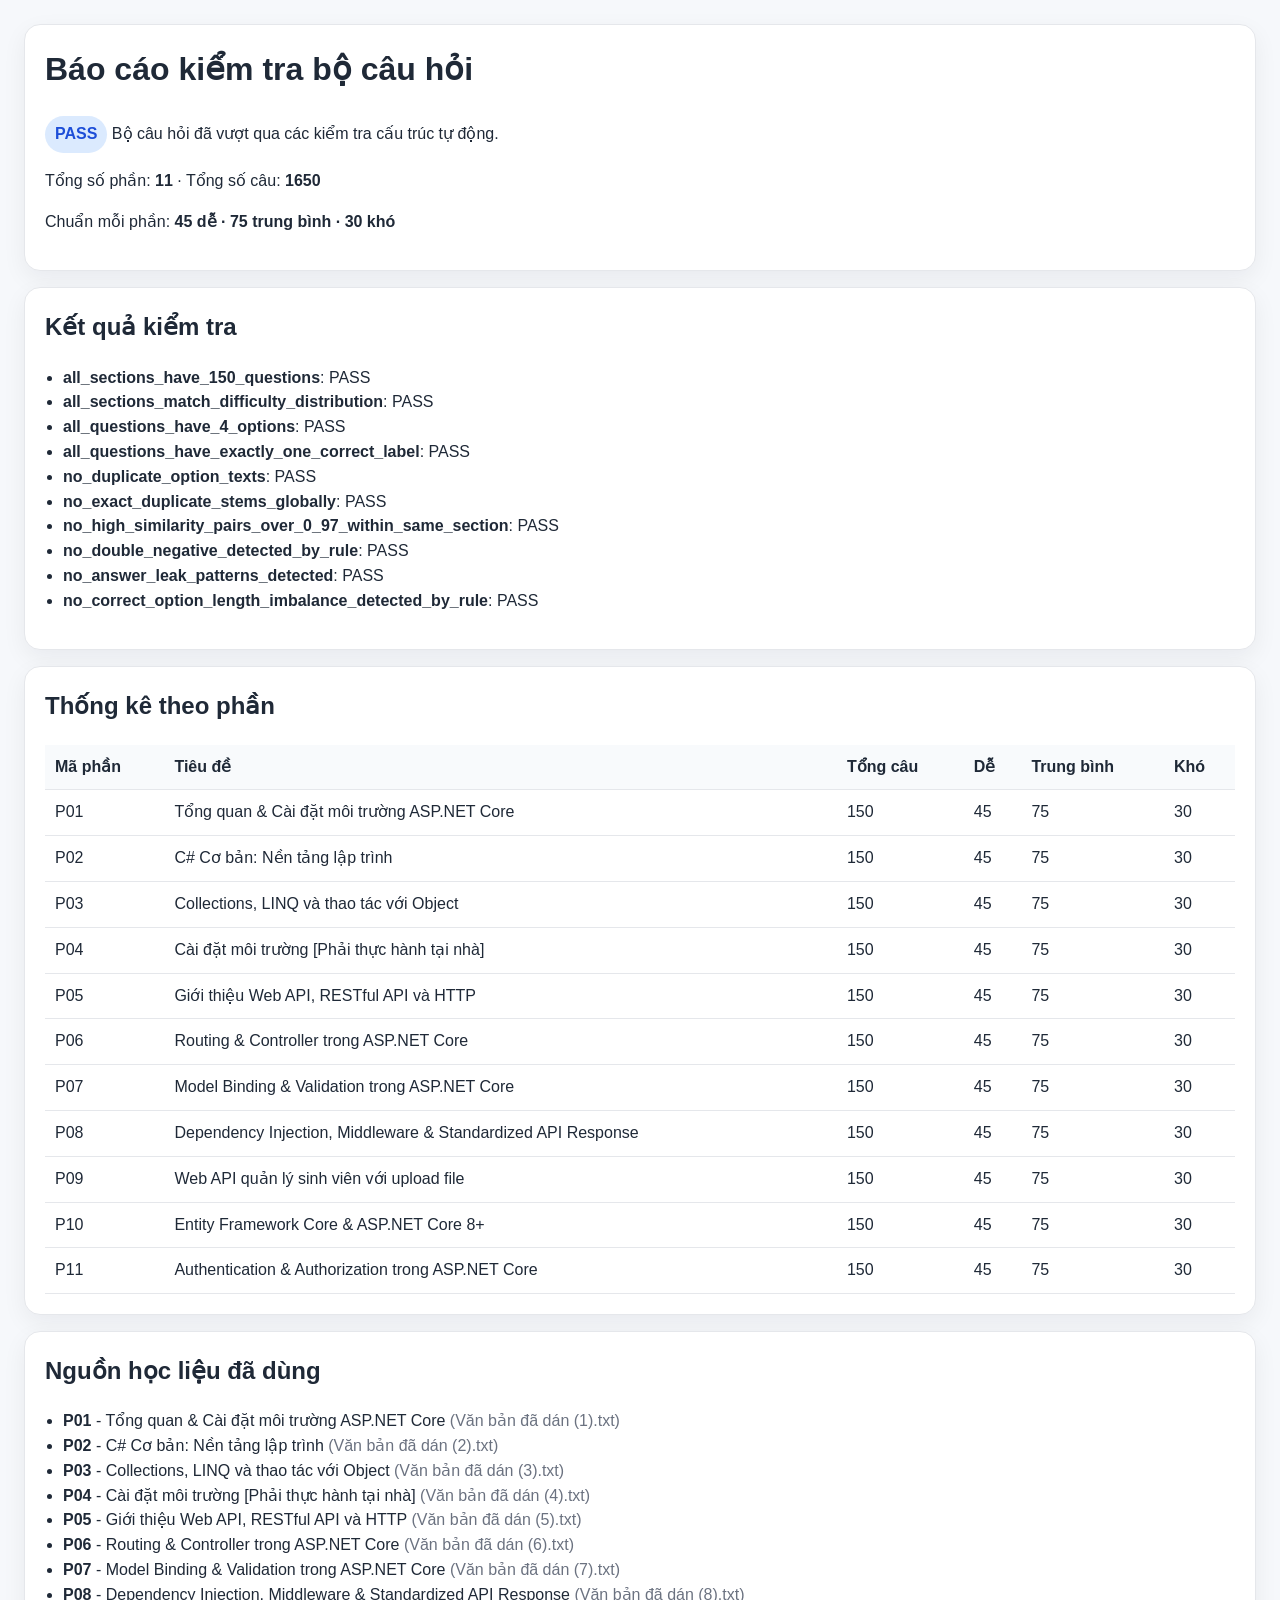
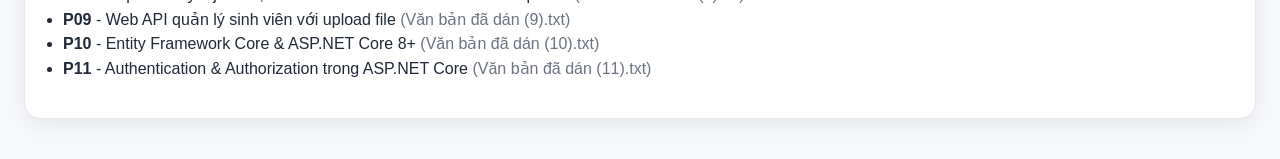
<file: bo_de_luyen_tap_aspnet_core/validation_report.html>
<!DOCTYPE html>
<html lang="vi">
<head>
  <meta charset="UTF-8">
  <meta name="viewport" content="width=device-width, initial-scale=1.0">
  <title>Báo cáo kiểm tra bộ câu hỏi</title>
  <style>
    body{font-family:Segoe UI,Roboto,Arial,sans-serif;background:#f6f8fb;color:#1f2937;margin:0;padding:24px;line-height:1.55}
    .card{background:#fff;border:1px solid #e5e7eb;border-radius:16px;padding:20px;margin-bottom:16px;box-shadow:0 8px 24px rgba(15,23,42,.06)}
    h1,h2{margin-top:0}
    table{width:100%;border-collapse:collapse}
    th,td{padding:10px;border-bottom:1px solid #e5e7eb;text-align:left}
    th{background:#f8fafc}
    ul{padding-left:18px}
    span{color:#6b7280}
    .badge{display:inline-block;padding:6px 10px;border-radius:999px;background:#dbeafe;color:#1d4ed8;font-weight:600}
  </style>
</head>
<body>
  <div class="card">
    <h1>Báo cáo kiểm tra bộ câu hỏi</h1>
    <p><span class="badge">PASS</span> Bộ câu hỏi đã vượt qua các kiểm tra cấu trúc tự động.</p>
    <p>Tổng số phần: <strong>11</strong> · Tổng số câu: <strong>1650</strong></p>
    <p>Chuẩn mỗi phần: <strong>45 dễ · 75 trung bình · 30 khó</strong></p>
  </div>

  <div class="card">
    <h2>Kết quả kiểm tra</h2>
    <ul><li><strong>all_sections_have_150_questions</strong>: PASS</li><li><strong>all_sections_match_difficulty_distribution</strong>: PASS</li><li><strong>all_questions_have_4_options</strong>: PASS</li><li><strong>all_questions_have_exactly_one_correct_label</strong>: PASS</li><li><strong>no_duplicate_option_texts</strong>: PASS</li><li><strong>no_exact_duplicate_stems_globally</strong>: PASS</li><li><strong>no_high_similarity_pairs_over_0_97_within_same_section</strong>: PASS</li><li><strong>no_double_negative_detected_by_rule</strong>: PASS</li><li><strong>no_answer_leak_patterns_detected</strong>: PASS</li><li><strong>no_correct_option_length_imbalance_detected_by_rule</strong>: PASS</li></ul>
  </div>

  <div class="card">
    <h2>Thống kê theo phần</h2>
    <table>
      <thead>
        <tr>
          <th>Mã phần</th>
          <th>Tiêu đề</th>
          <th>Tổng câu</th>
          <th>Dễ</th>
          <th>Trung bình</th>
          <th>Khó</th>
        </tr>
      </thead>
      <tbody><tr><td>P01</td><td>Tổng quan &amp; Cài đặt môi trường ASP.NET Core</td><td>150</td><td>45</td><td>75</td><td>30</td></tr><tr><td>P02</td><td>C# Cơ bản: Nền tảng lập trình</td><td>150</td><td>45</td><td>75</td><td>30</td></tr><tr><td>P03</td><td>Collections, LINQ và thao tác với Object</td><td>150</td><td>45</td><td>75</td><td>30</td></tr><tr><td>P04</td><td>Cài đặt môi trường [Phải thực hành tại nhà]</td><td>150</td><td>45</td><td>75</td><td>30</td></tr><tr><td>P05</td><td>Giới thiệu Web API, RESTful API và HTTP</td><td>150</td><td>45</td><td>75</td><td>30</td></tr><tr><td>P06</td><td>Routing &amp; Controller trong ASP.NET Core</td><td>150</td><td>45</td><td>75</td><td>30</td></tr><tr><td>P07</td><td>Model Binding &amp; Validation trong ASP.NET Core</td><td>150</td><td>45</td><td>75</td><td>30</td></tr><tr><td>P08</td><td>Dependency Injection, Middleware &amp; Standardized API Response</td><td>150</td><td>45</td><td>75</td><td>30</td></tr><tr><td>P09</td><td>Web API quản lý sinh viên với upload file</td><td>150</td><td>45</td><td>75</td><td>30</td></tr><tr><td>P10</td><td>Entity Framework Core &amp; ASP.NET Core 8+</td><td>150</td><td>45</td><td>75</td><td>30</td></tr><tr><td>P11</td><td>Authentication &amp; Authorization trong ASP.NET Core</td><td>150</td><td>45</td><td>75</td><td>30</td></tr></tbody>
    </table>
  </div>

  <div class="card">
    <h2>Nguồn học liệu đã dùng</h2>
    <ul><li><strong>P01</strong> - Tổng quan &amp; Cài đặt môi trường ASP.NET Core <span>(Văn bản đã dán (1).txt)</span></li><li><strong>P02</strong> - C# Cơ bản: Nền tảng lập trình <span>(Văn bản đã dán (2).txt)</span></li><li><strong>P03</strong> - Collections, LINQ và thao tác với Object <span>(Văn bản đã dán (3).txt)</span></li><li><strong>P04</strong> - Cài đặt môi trường [Phải thực hành tại nhà] <span>(Văn bản đã dán (4).txt)</span></li><li><strong>P05</strong> - Giới thiệu Web API, RESTful API và HTTP <span>(Văn bản đã dán (5).txt)</span></li><li><strong>P06</strong> - Routing &amp; Controller trong ASP.NET Core <span>(Văn bản đã dán (6).txt)</span></li><li><strong>P07</strong> - Model Binding &amp; Validation trong ASP.NET Core <span>(Văn bản đã dán (7).txt)</span></li><li><strong>P08</strong> - Dependency Injection, Middleware &amp; Standardized API Response <span>(Văn bản đã dán (8).txt)</span></li><li><strong>P09</strong> - Web API quản lý sinh viên với upload file <span>(Văn bản đã dán (9).txt)</span></li><li><strong>P10</strong> - Entity Framework Core &amp; ASP.NET Core 8+ <span>(Văn bản đã dán (10).txt)</span></li><li><strong>P11</strong> - Authentication &amp; Authorization trong ASP.NET Core <span>(Văn bản đã dán (11).txt)</span></li></ul>
  </div>
</body>
</html>
</file>
<file: style.css>
:root{font-family:Inter,"Segoe UI",Arial,sans-serif;color:#172b46;background:#f4f7fb;font-synthesis:none;--blue:#215bea;--ink:#112a4b;--muted:#53677f;--line:#dbe3ef;--green:#106641;--red:#a32438}*{box-sizing:border-box}body{margin:0}button,input{font:inherit}button{cursor:pointer}a{color:inherit}button:focus-visible,a:focus-visible,input:focus-visible,summary:focus-visible{outline:3px solid #f2a93b;outline-offset:4px}button:disabled{opacity:.45;cursor:not-allowed}button{border:0}h1,h2,p{margin-top:0}h1{font-size:clamp(1.7rem,3vw,2.7rem);line-height:1.18;letter-spacing:-.025em}h2{font-size:1.15rem;margin-bottom:0}small,.note{font-size:.875rem;line-height:1.6;color:var(--muted)}[hidden]{display:none!important}.topbar{height:88px;display:flex;align-items:center;justify-content:space-between;border-bottom:1px solid var(--line);padding:0 max(28px,calc((100vw - 1240px)/2));background:white;gap:20px}.brand{text-decoration:none;display:flex;align-items:center;gap:14px;font-weight:650;font-size:1rem}.brand small{display:block;font-weight:400}.brand-icon{display:flex;align-items:center;background:var(--ink);color:white;width:52px;height:52px;border-radius:13px;font-size:1.9rem;letter-spacing:-.06em;padding:7px}.brand-icon span{font-size:.8rem;letter-spacing:-.08em;padding-top:14px}.offline{font-size:.875rem;color:#3b5674;white-space:nowrap}.offline span{color:var(--green);padding-right:5px}main{max-width:1240px;margin:0 auto;padding:42px 28px 54px;min-height:calc(100vh - 159px)}.intro{display:flex;justify-content:space-between;align-items:center;gap:24px;margin-bottom:34px}.eyebrow{font-size:.75rem;letter-spacing:.13em;font-weight:750;color:#4e6a88;margin-bottom:14px}.intro h1{margin-bottom:16px}.intro h1 span{color:var(--blue)}.lead{font-size:1rem;line-height:1.65;color:var(--muted);margin-bottom:0}.bank-stat{padding-left:32px;border-left:1px solid var(--line);min-width:250px}.bank-stat strong{font-size:4.3rem;font-weight:750;letter-spacing:-.06em;line-height:1.1;color:var(--ink)}.bank-stat span,.bank-stat small{display:block}.bank-stat span{font-size:1rem;margin:6px 0}.home-grid{display:grid;grid-template-columns:minmax(0,1fr) 310px;gap:28px;align-items:start}.section-title{display:flex;align-items:center;justify-content:space-between;gap:14px;margin-bottom:18px}.text-button{background:transparent;color:var(--blue);padding:10px 0;font-size:.875rem;font-weight:650}.chapters{display:grid;grid-template-columns:1fr 1fr;gap:14px}.chapter{background:#fff;border:1px solid var(--line);border-radius:14px;display:flex;position:relative;padding:20px;min-height:174px;gap:12px;cursor:pointer;transition:background .15s,border-color .15s}.chapter:has(input:checked){border-color:#a7bbef;background:#f8fbff;box-shadow:0 0 0 1px #cdd9f6 inset}.chapter input{position:absolute;right:18px;top:18px;accent-color:var(--blue);height:18px;width:18px}.chapter:focus-within{outline:3px solid #f2a93b;outline-offset:3px}.chapter-content{padding-right:16px;min-width:0}.chapter-kicker{font-size:.75rem;letter-spacing:.1em;color:var(--blue);font-weight:700;margin-bottom:10px}.chapter h3{font-size:1.02rem;line-height:1.4;margin:0 0 6px}.chapter .english{display:block;font-size:.8125rem;line-height:1.5;color:var(--muted);margin-bottom:16px}.chapter .count{font-size:.8125rem;font-weight:650;color:#3d5671}.setup,.question-sidebar{background:#fff;border:1px solid var(--line);border-radius:16px;padding:24px}.setup .eyebrow{margin-bottom:20px}.modes{margin:0;padding:0;border:0}.modes legend{font-weight:650;font-size:.875rem;margin-bottom:12px}.modes label{display:flex;align-items:flex-start;gap:10px;padding:13px 12px;border:1px solid var(--line);border-radius:10px;margin-bottom:10px;cursor:pointer}.modes label:has(input:checked){border-color:#a7bbef;background:#f3f7ff}.modes input{accent-color:var(--blue);margin:4px 0 0;flex-shrink:0}.modes strong{display:block;font-size:.9375rem}.modes small{display:block;font-size:.8125rem;margin-top:4px}.settings{display:flex;flex-direction:column;gap:13px;border-bottom:1px solid var(--line);padding:18px 0 22px;font-size:.875rem}.settings input{accent-color:var(--blue);height:16px;width:16px;vertical-align:middle;margin:0 5px 0 0}.selection-summary{display:flex;gap:8px;align-items:baseline;padding:20px 0 16px}.selection-summary strong{font-size:1.7rem;letter-spacing:-.04em}.selection-summary span{font-size:.8125rem;color:var(--muted)}.primary,.secondary{border-radius:9px;min-height:44px;padding:12px 18px;font-weight:650;font-size:.9375rem;transition:background .15s}.primary{color:#fff;background:var(--blue)}.primary:hover:not(:disabled){background:#1244c7}.secondary{color:var(--ink);background:white;border:1px solid #b9c8dc}.secondary:hover:not(:disabled){background:#edf3fc}.full{width:100%}.setup .secondary{margin-top:10px}.setup .note{margin:16px 0 0;font-size:.8125rem}.source-note{font-size:.8125rem;line-height:1.6;color:var(--muted);margin:28px 0 0;max-width:850px}.resume{display:flex;justify-content:space-between;align-items:center;gap:16px;background:#eaf2ff;border:1px solid #bfd2f7;padding:16px 20px;border-radius:12px;margin-bottom:26px}.resume span{font-size:.9375rem}.quiz-top{display:flex;align-items:center;justify-content:space-between;margin-bottom:20px}.pill{font-size:.8125rem;font-weight:650;background:#e4edff;color:#234faa;padding:7px 12px;border-radius:30px}.quiz-layout{display:grid;grid-template-columns:minmax(0,1fr) 280px;gap:28px;align-items:start}.question-panel{border:1px solid var(--line);border-radius:18px;padding:32px;background:#fff}.question-meta{display:flex;align-items:center;justify-content:space-between;gap:16px;font-size:.8125rem;font-weight:650;color:var(--muted);margin-bottom:24px}.question-meta span:first-child{color:var(--blue)}#question-title{font-size:clamp(1.25rem,2vw,1.65rem);line-height:1.55;letter-spacing:-.018em;margin-bottom:24px}#answer-field{margin:0;padding:0;border:0;min-width:0}.options{display:flex;flex-direction:column;gap:12px}.option{display:flex;gap:14px;align-items:flex-start;padding:16px 18px;border:1px solid var(--line);border-radius:10px;cursor:pointer;line-height:1.6;font-size:1rem;min-width:0}.option input{position:absolute;opacity:0;width:1px;height:1px}.option:focus-within{outline:3px solid #f2a93b;outline-offset:2px}.option:has(input:checked){background:#edf3ff;border-color:var(--blue)}.option.positive{background:#effbf4;border-color:#4e9c75}.option.negative{background:#fff2f3;border-color:#c77481}.option .letter{flex:0 0 30px;display:grid;place-items:center;width:30px;height:30px;border-radius:7px;border:1px solid #bdccdf;font-size:.875rem;font-weight:650;background:#fff;margin-top:1px}.option:has(input:checked) .letter{background:var(--blue);color:white;border-color:var(--blue)}.option.positive .letter{background:var(--green);color:white;border-color:var(--green)}.option.negative .letter{background:var(--red);color:white;border-color:var(--red)}.option-text{flex:1;overflow-wrap:anywhere}.answer-mark{font-size:.8125rem;font-weight:700;margin-left:6px}.question-actions{display:flex;align-items:center;gap:16px;min-height:78px;padding-top:20px}.navigation{display:flex;justify-content:space-between;padding-top:22px;margin-top:20px;border-top:1px solid var(--line)}.explanation{margin-top:20px;border-radius:12px;background:#f0f6fc;padding:18px 20px;border-left:4px solid #4281c3;font-size:.9375rem;line-height:1.7}.explanation strong{display:block;margin-bottom:7px}.explanation p{margin:0 0 8px}.explanation .source{font-size:.8125rem;color:var(--muted)}.progress-head{display:flex;justify-content:space-between;align-items:center;gap:12px}.progress-head strong{font-size:.875rem}.question-sidebar progress{width:100%;height:8px;margin-top:18px;accent-color:var(--blue)}progress::-webkit-progress-bar{background:#e5ebf5;border-radius:8px}progress::-webkit-progress-value{background:var(--blue);border-radius:8px}.question-sidebar .note{margin:10px 0 20px}.question-map{margin-top:25px;border-top:1px solid var(--line);padding-top:18px}.question-map summary{cursor:pointer;font-size:.875rem;font-weight:650}.legend{display:flex;gap:12px;margin:15px 0;color:var(--muted);font-size:.75rem}.question-grid{display:grid;grid-template-columns:repeat(5,1fr);gap:7px;max-height:345px;overflow-y:auto;padding:3px}.qnav{border:1px solid var(--line);background:white;border-radius:6px;min-height:34px;font-size:.8125rem;color:var(--ink)}.qnav.answered{background:#e1eaff;border-color:#b7c8f3}.qnav.correct{background:#e5f6ec;border-color:#96c9ab;color:var(--green)}.qnav.wrong{background:#fce7eb;border-color:#d7a1ab;color:var(--red)}.qnav.active{outline:2px solid var(--blue);outline-offset:1px;font-weight:750}.results{max-width:860px;margin:15px auto;text-align:center;background:white;border:1px solid var(--line);padding:40px;border-radius:20px}.results h1{font-size:1.8rem}.result-score strong{font-size:5rem;letter-spacing:-.06em;color:var(--blue);display:block;line-height:1.2}.result-score span{font-size:1rem;color:var(--muted)}.result-counts{display:grid;grid-template-columns:repeat(3,1fr);gap:12px;margin:30px auto 15px;max-width:530px}.result-counts div{background:#f2f6fc;padding:18px 10px;border-radius:12px}.result-counts strong{display:block;font-size:1.7rem;margin-bottom:4px}.result-counts span{font-size:.875rem;color:var(--muted)}.result-counts div:first-child strong{color:var(--green)}.result-counts div:nth-child(2) strong{color:var(--red)}.part-results{margin:26px 0;text-align:left;border-top:1px solid var(--line)}.part-result{display:flex;justify-content:space-between;gap:18px;padding:12px 0;font-size:.875rem;border-bottom:1px solid var(--line);line-height:1.5}.result-actions{display:flex;flex-wrap:wrap;gap:12px;justify-content:center}.result-actions .text-button{padding:12px}.toast{position:fixed;bottom:24px;left:50%;transform:translateX(-50%);background:#122c4b;color:white;padding:13px 20px;border-radius:10px;box-shadow:0 6px 24px #112a4b30;font-size:.875rem;max-width:90vw;z-index:20}footer{border-top:1px solid var(--line);display:flex;justify-content:space-between;gap:16px;padding:22px max(28px,calc((100vw - 1184px)/2));font-size:.75rem;line-height:1.5;color:var(--muted)}dialog{max-width:480px;width:calc(100% - 32px);padding:28px;border:1px solid var(--line);border-radius:16px;color:var(--ink)}dialog::backdrop{background:#07193080}dialog p{font-size:1rem;line-height:1.7;margin-top:18px}.dialog-actions{display:flex;gap:12px;justify-content:flex-end}.skip{position:fixed;top:-100px;left:20px;z-index:30;background:white;padding:12px}.skip:focus{top:10px}.sr-only{position:absolute;width:1px;height:1px;padding:0;overflow:hidden;clip:rect(0,0,0,0);white-space:nowrap}.fatal{background:#ffe9ed;color:var(--red);padding:20px;text-align:center}
.question-panel,.question-sidebar{min-width:0}.qnav{min-width:0;padding:4px 2px}
@media(max-width:960px){.home-grid{grid-template-columns:minmax(0,1fr) 280px;gap:20px}.chapters{grid-template-columns:1fr}.chapter{min-height:148px}.quiz-layout{grid-template-columns:minmax(0,1fr) 235px;gap:20px}.question-sidebar{padding:18px}.question-panel{padding:24px}.topbar{padding:0 24px}.offline{font-size:.75rem}}
@media(max-width:700px){.topbar{height:auto;min-height:78px;padding:14px 18px}.brand{font-size:.875rem;gap:10px;max-width:270px}.brand-icon{flex-shrink:0}.offline{display:none}main{padding:28px 18px 36px}.intro{align-items:flex-start;margin-bottom:28px}.intro h1{font-size:2rem}.lead{font-size:.9375rem}.bank-stat{min-width:auto;padding-left:18px;text-align:right}.bank-stat strong{font-size:2.7rem}.bank-stat span{font-size:.8125rem;max-width:100px}.bank-stat small{display:none}.home-grid,.quiz-layout{grid-template-columns:1fr;gap:22px}.chapters{grid-template-columns:1fr 1fr;gap:10px}.chapter{padding:16px;min-height:188px}.chapter-content{padding-right:0}.chapter input{top:16px;right:14px}.chapter h3{font-size:.9375rem}.chapter .english{font-size:.75rem}.chapter-kicker{padding-right:28px}.section-title h2{font-size:1rem}.section-title .text-button{font-size:.8125rem;white-space:nowrap}.setup{padding:22px}.question-panel{padding:22px 18px}.question-meta{align-items:flex-start;line-height:1.5;font-size:.75rem}.question-meta span:last-child{white-space:nowrap}#question-title{font-size:1.25rem}.option{padding:13px 12px;gap:10px}.option .letter{flex-basis:28px;width:28px;height:28px}.question-actions{flex-wrap:wrap;gap:12px}.question-grid{grid-template-columns:repeat(8,1fr);max-height:230px}.question-map{margin-top:18px}.question-sidebar{padding:22px}.results{padding:28px 18px;margin:0}.results h1{font-size:1.5rem}.result-score strong{font-size:4rem}.result-counts{gap:8px}.result-counts div{padding:15px 8px}.result-counts span{font-size:.8125rem}.result-actions>*{width:100%}.resume{flex-direction:column;align-items:flex-start}footer{padding:20px 18px;flex-direction:column;gap:6px}.dialog-actions{flex-wrap:wrap}}
@media(max-width:380px){.chapters{grid-template-columns:1fr}.chapter{min-height:145px}.intro{gap:12px}.intro h1{font-size:1.7rem}.bank-stat{padding-left:12px}.question-grid{grid-template-columns:repeat(6,1fr)}}
@media(prefers-reduced-motion:reduce){*{transition:none!important}}

.source-picker{display:block;font-size:.875rem;font-weight:650;margin:18px 0}.source-picker select{display:block;width:100%;max-width:100%;margin-top:8px;padding:11px;border:1px solid var(--line);border-radius:8px;background:white;color:var(--ink);font:inherit}.question-origin{font-size:.8125rem;line-height:1.5;color:var(--muted);margin:14px 0}.explanation a{color:var(--blue);overflow-wrap:anywhere}
</file>
<file: bo_de_luyen_tap_aspnet_core/styles.css>
:root{
  --bg:#f5f7fb;
  --panel:#ffffff;
  --text:#1f2937;
  --muted:#6b7280;
  --border:#e5e7eb;
  --primary:#2563eb;
  --primary-strong:#1d4ed8;
  --danger:#dc2626;
  --success:#059669;
  --warning:#d97706;
  --shadow:0 8px 24px rgba(15,23,42,0.08);
  --radius:16px;
}

*{box-sizing:border-box}
html,body{margin:0;padding:0;background:var(--bg);color:var(--text);font-family:Inter,Segoe UI,Roboto,Arial,sans-serif}
body{min-height:100vh}

.app-shell{
  display:grid;
  grid-template-columns:340px 1fr;
  min-height:100vh;
}

.sidebar{
  border-right:1px solid var(--border);
  background:#f8fafc;
  padding:20px;
  overflow:auto;
}
.brand h1{
  margin:0;
  font-size:1.5rem;
}
.brand p{
  margin:6px 0 0;
  color:var(--muted);
}

.panel{
  background:var(--panel);
  border:1px solid var(--border);
  border-radius:var(--radius);
  padding:16px;
  margin-top:16px;
  box-shadow:var(--shadow);
}
.panel h2{
  margin:0 0 14px;
  font-size:1rem;
}

.field{
  display:flex;
  flex-direction:column;
  gap:8px;
  margin-bottom:12px;
}
.field span{
  font-size:0.92rem;
  color:var(--muted);
}
select,input[type="number"]{
  width:100%;
  border:1px solid var(--border);
  border-radius:12px;
  padding:12px 14px;
  font-size:0.95rem;
  background:#fff;
}
.checkbox-row{
  display:flex;
  align-items:center;
  gap:10px;
  margin:10px 0 14px;
  color:var(--text);
}
.quick-buttons{
  display:grid;
  grid-template-columns:repeat(5,1fr);
  gap:8px;
  margin-bottom:12px;
}
.quick-buttons button,
.ghost-button,
.primary-button,
.danger-button{
  border:none;
  border-radius:12px;
  padding:10px 12px;
  font-size:0.95rem;
  cursor:pointer;
  transition:transform .12s ease, box-shadow .12s ease, background .12s ease;
}
.quick-buttons button,
.ghost-button{
  background:#eef2ff;
  color:#3730a3;
}
.primary-button{
  background:var(--primary);
  color:#fff;
}
.primary-button:hover{background:var(--primary-strong)}
.danger-button{
  background:var(--danger);
  color:#fff;
}
.quick-buttons button:hover,
.ghost-button:hover,
.primary-button:hover,
.danger-button:hover{
  transform:translateY(-1px);
}
.meta-list{
  display:grid;
  gap:8px;
  font-size:0.94rem;
}
.meta-row{
  display:flex;
  justify-content:space-between;
  gap:12px;
}
.meta-row span:last-child{
  color:var(--muted);
  text-align:right;
}
.section-list{
  display:grid;
  gap:10px;
}
.section-item{
  padding:12px;
  border:1px solid var(--border);
  border-radius:12px;
  background:#fff;
}
.section-item strong{
  display:block;
  margin-bottom:6px;
}
.section-item small{
  color:var(--muted);
  display:block;
}

.main-content{
  padding:24px;
  overflow:auto;
}
.topbar{
  display:flex;
  justify-content:space-between;
  gap:20px;
  align-items:flex-start;
  margin-bottom:18px;
}
.topbar h2{
  margin:0 0 8px;
}
.topbar p{
  margin:0;
  color:var(--muted);
}

.card{
  background:var(--panel);
  border:1px solid var(--border);
  border-radius:var(--radius);
  padding:18px;
  box-shadow:var(--shadow);
}
.welcome-card ul{
  margin:12px 0 0 18px;
  padding:0;
}
.welcome-card li{
  margin-bottom:10px;
}

.quiz-layout{
  display:grid;
  gap:16px;
}
.progress-card{
  padding:16px 18px;
}
.progress-row{
  display:flex;
  justify-content:space-between;
  align-items:center;
  gap:12px;
  margin-bottom:10px;
}
#progressMeta{
  margin-left:10px;
  color:var(--muted);
  font-size:0.95rem;
}
.progress-bar{
  height:12px;
  border-radius:999px;
  background:#e5e7eb;
  overflow:hidden;
}
.progress-fill{
  height:100%;
  width:0;
  background:linear-gradient(90deg,var(--primary),#60a5fa);
  transition:width .2s ease;
}

.quiz-main-grid{
  display:grid;
  grid-template-columns:minmax(0,1fr) 280px;
  gap:16px;
}
.question-head{
  display:flex;
  gap:10px;
  margin-bottom:12px;
}
.badge{
  display:inline-flex;
  align-items:center;
  padding:6px 10px;
  border-radius:999px;
  background:#dbeafe;
  color:#1d4ed8;
  font-size:0.86rem;
  font-weight:600;
}
.badge.subtle{
  background:#f3f4f6;
  color:#374151;
}
.question-stem{
  margin:0 0 16px;
  line-height:1.55;
  font-size:1.14rem;
}
.options{
  display:grid;
  gap:10px;
}
.option-btn{
  width:100%;
  text-align:left;
  border:1px solid var(--border);
  border-radius:14px;
  padding:14px;
  background:#fff;
  cursor:pointer;
  line-height:1.45;
  font-size:0.98rem;
}
.option-btn:hover{
  border-color:#93c5fd;
  background:#f8fbff;
}
.option-btn.selected{
  border-color:var(--primary);
  background:#eff6ff;
}
.option-btn.correct{
  border-color:#86efac;
  background:#ecfdf5;
}
.option-btn.wrong{
  border-color:#fca5a5;
  background:#fef2f2;
}
.option-label{
  display:inline-flex;
  align-items:center;
  justify-content:center;
  width:26px;
  height:26px;
  border-radius:999px;
  background:#eff6ff;
  color:#1d4ed8;
  font-weight:700;
  margin-right:10px;
  flex-shrink:0;
}
.option-content{
  display:inline;
}
.feedback{
  margin-top:16px;
  padding:14px;
  border-radius:14px;
  border:1px solid var(--border);
  background:#f8fafc;
  line-height:1.5;
}
.feedback.success{
  border-color:#86efac;
  background:#ecfdf5;
}
.feedback.error{
  border-color:#fca5a5;
  background:#fef2f2;
}
.nav-row{
  display:flex;
  gap:10px;
  flex-wrap:wrap;
  margin-top:18px;
}
.palette-card h3{
  margin-top:0;
}
.palette-grid{
  display:grid;
  grid-template-columns:repeat(5,1fr);
  gap:8px;
}
.palette-btn{
  border:none;
  border-radius:10px;
  padding:10px 0;
  background:#f3f4f6;
  cursor:pointer;
  font-weight:600;
}
.palette-btn.current{outline:2px solid var(--primary)}
.palette-btn.answered{background:#dbeafe;color:#1d4ed8}
.palette-btn.correct{background:#dcfce7;color:#166534}
.palette-btn.wrong{background:#fee2e2;color:#991b1b}
.palette-legend{
  display:grid;
  gap:8px;
  margin-top:14px;
  color:var(--muted);
  font-size:0.9rem;
}
.dot{
  display:inline-block;
  width:10px;
  height:10px;
  border-radius:999px;
  margin-right:6px;
}
.dot-current{background:var(--primary)}
.dot-answered{background:#93c5fd}
.dot-correct{background:#86efac}
.dot-wrong{background:#fca5a5}

.answer-state{
  font-size:0.95rem;
  color:var(--muted);
}

.result-summary h3{
  margin-top:0;
}
.score-hero{
  display:grid;
  gap:10px;
  grid-template-columns:repeat(auto-fit,minmax(180px,1fr));
  margin:14px 0 18px;
}
.hero-item{
  padding:14px;
  border-radius:14px;
  background:#eff6ff;
}
.hero-item strong{
  display:block;
  font-size:1.6rem;
  color:#1d4ed8;
}
.stats-grid{
  display:grid;
  grid-template-columns:repeat(auto-fit,minmax(160px,1fr));
  gap:12px;
}
.stat-card{
  padding:12px;
  border:1px solid var(--border);
  border-radius:14px;
  background:#fff;
}
.stat-card span{
  display:block;
  color:var(--muted);
  margin-bottom:6px;
}
.review-list{
  display:grid;
  gap:14px;
  margin-top:16px;
}
.review-card{
  background:#fff;
  border:1px solid var(--border);
  border-radius:16px;
  padding:16px;
  box-shadow:var(--shadow);
}
.review-card h4{
  margin:0 0 10px;
}
.review-meta{
  display:flex;
  flex-wrap:wrap;
  gap:8px;
  margin-bottom:10px;
}
.review-answer{
  margin-top:12px;
  display:grid;
  gap:8px;
}
.review-answer .line{
  padding:10px 12px;
  border-radius:12px;
  background:#f8fafc;
}
.review-answer .line.correct{
  background:#ecfdf5;
  border:1px solid #86efac;
}
.review-answer .line.wrong{
  background:#fef2f2;
  border:1px solid #fca5a5;
}

code{
  background:#eef2ff;
  padding:2px 6px;
  border-radius:8px;
}

@media (max-width: 1100px){
  .app-shell{grid-template-columns:1fr}
  .sidebar{border-right:none;border-bottom:1px solid var(--border)}
  .quiz-main-grid{grid-template-columns:1fr}
}
</file>
